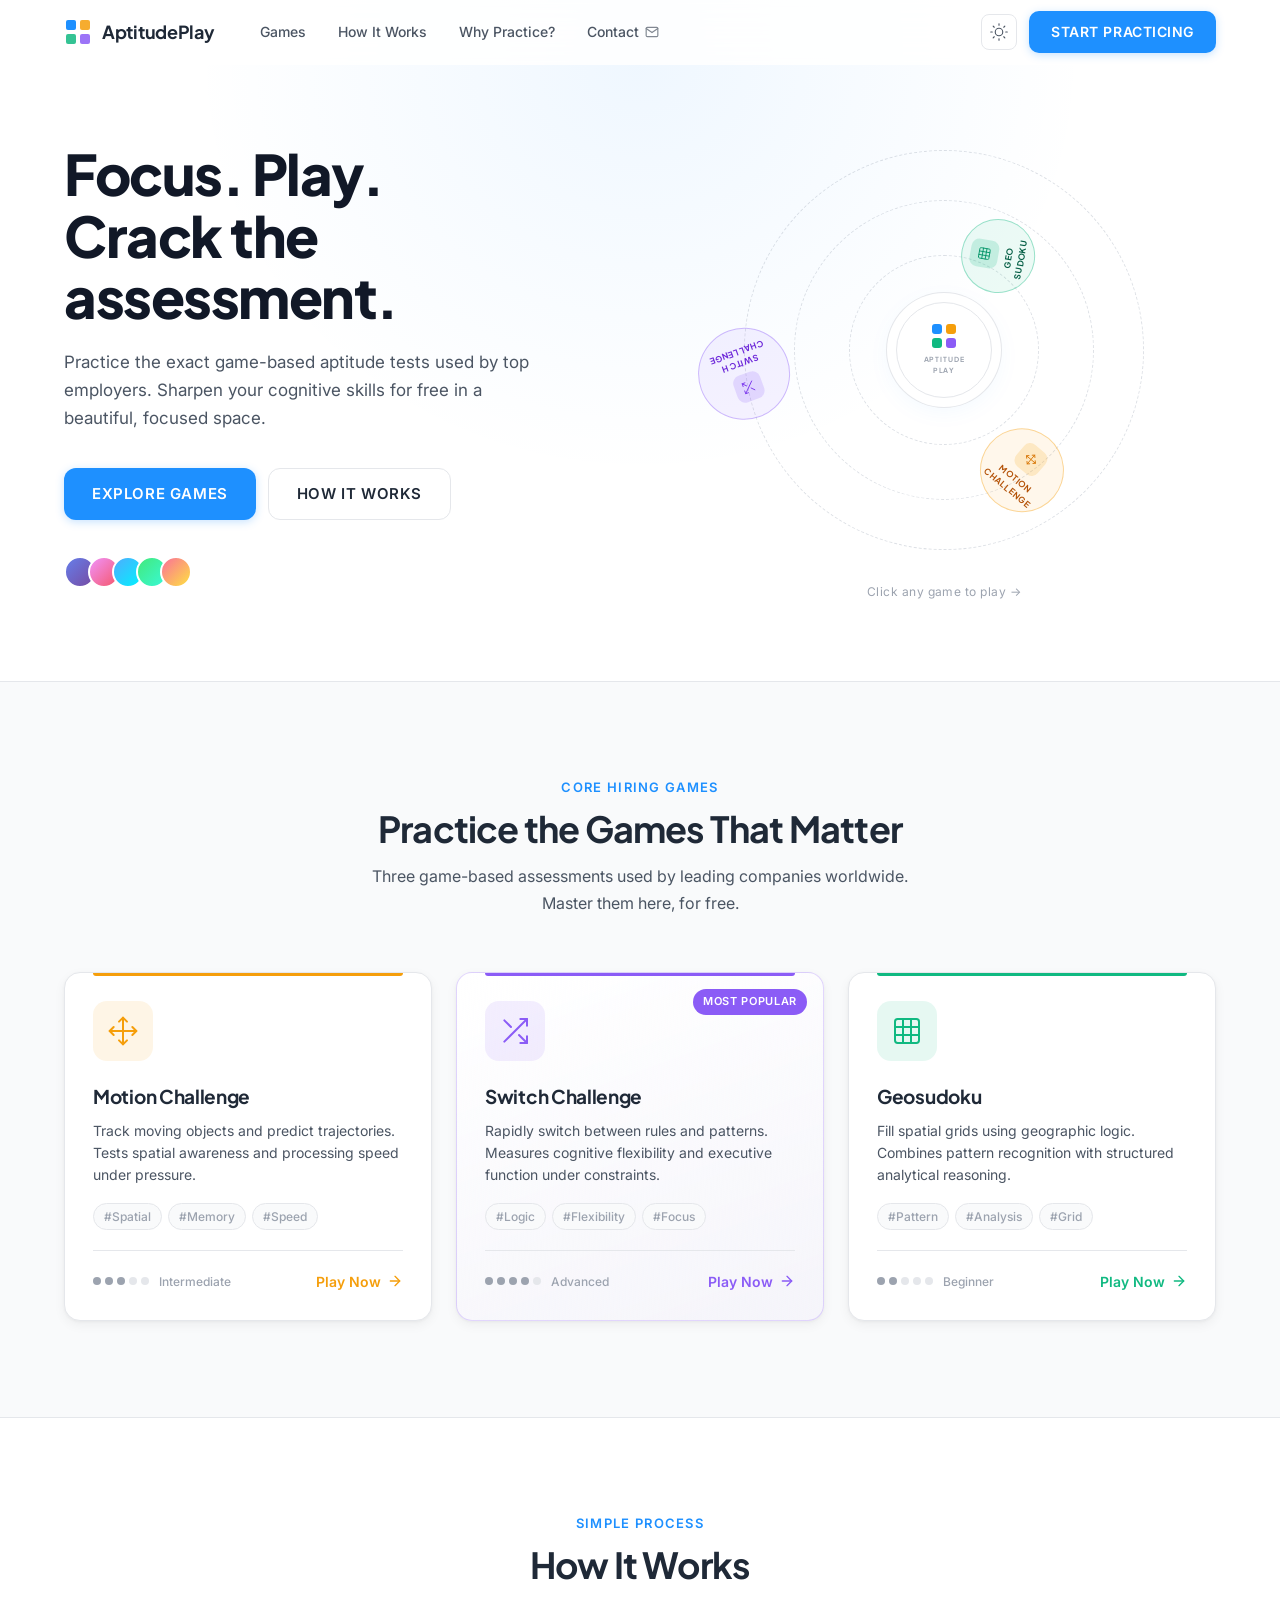
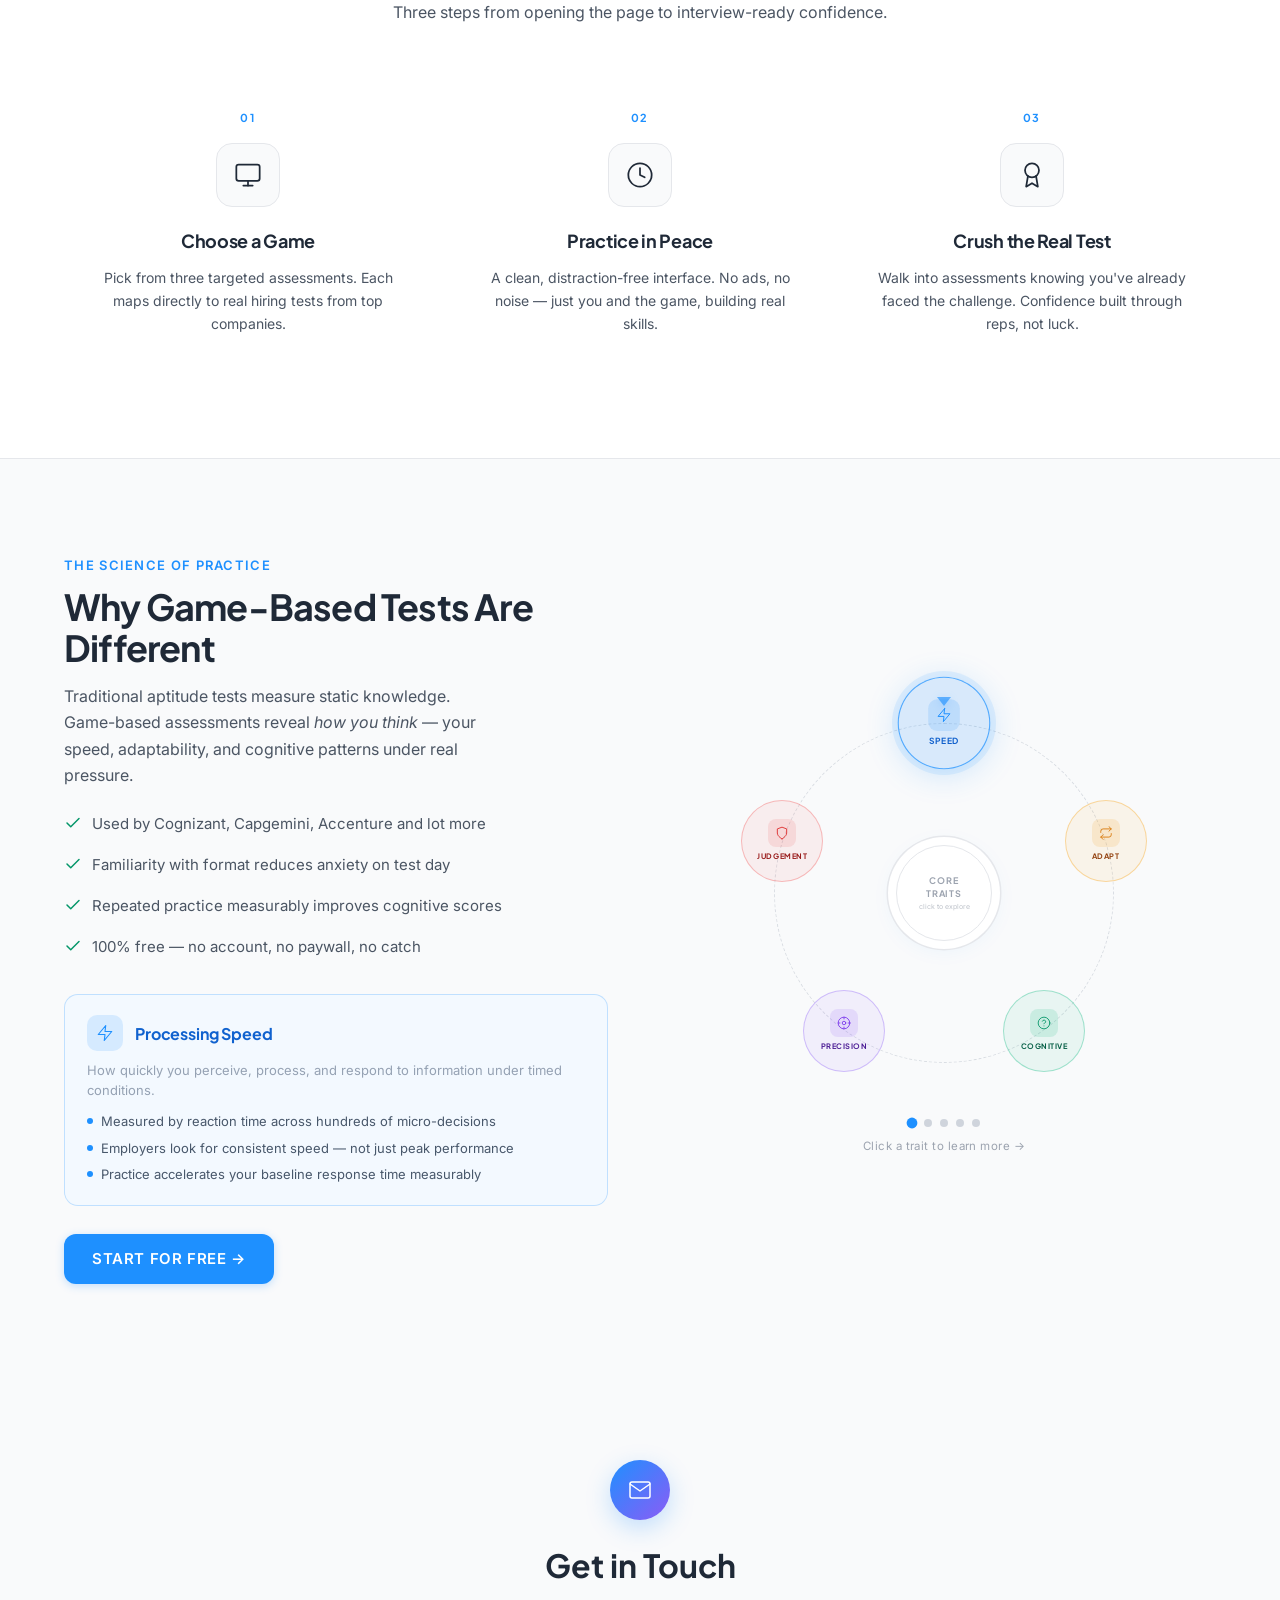
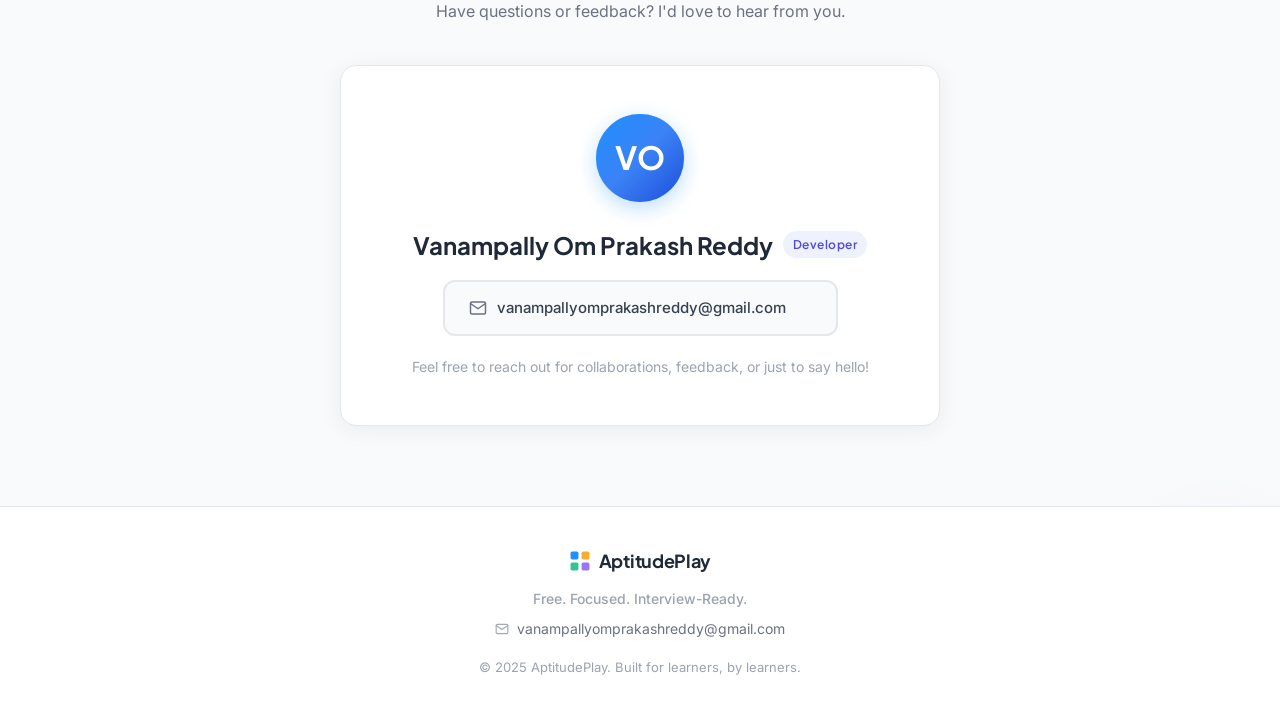
<file: index.html>
<!DOCTYPE html>
<html lang="en" data-theme="light">
<head>
    <meta charset="UTF-8">
    <meta name="viewport" content="width=device-width, initial-scale=1.0">
    <title>AptitudePlay — Practice Game-Based Aptitude Tests Free</title>
    <link rel="preconnect" href="https://fonts.googleapis.com">
    <link rel="preconnect" href="https://fonts.gstatic.com" crossorigin>
    <link href="https://fonts.googleapis.com/css2?family=Plus+Jakarta+Sans:wght@400;600;700;800&family=Inter:wght@400;500;600&display=swap" rel="stylesheet">
    <link rel="stylesheet" href="styles.css">
    <script defer src="https://cdn.vercel-insights.com/v1/script.js"></script>
    <style>
/* ═══════════════════════════════════════
   ORBITAL HERO ANIMATION
═══════════════════════════════════════ */
.hero-visual {
    display: flex;
    flex-direction: column;
    align-items: center;
    justify-content: center;
    flex-shrink: 0;
}

#apt-orbital {
    position: relative;
    width: 440px;
    height: 440px;
    flex-shrink: 0;
}

.apt-ring {
    position: absolute;
    top: 50%; left: 50%;
    border-radius: 50%;
    border: 1px dashed rgba(100, 116, 139, 0.22);
    transform: translate(-50%, -50%);
    pointer-events: none;
}
[data-theme="dark"] .apt-ring { border-color: rgba(148, 163, 184, 0.13); }
.apt-ring-sm { width: 190px; height: 190px; }
.apt-ring-md { width: 300px; height: 300px; }
.apt-ring-lg { width: 400px; height: 400px; }

.apt-hub {
    position: absolute;
    top: 50%; left: 50%;
    transform: translate(-50%, -50%);
    width: 96px; height: 96px;
    border-radius: 50%;
    background: var(--card-bg);
    border: 1.5px solid var(--card-border);
    display: flex;
    flex-direction: column;
    align-items: center;
    justify-content: center;
    z-index: 20;
    box-shadow: 0 0 0 9px var(--bg), 0 0 0 10px var(--border), 0 6px 30px rgba(30, 144, 255, 0.09);
    pointer-events: none;
}
[data-theme="dark"] .apt-hub {
    box-shadow: 0 0 0 9px var(--bg), 0 0 0 10px var(--border), 0 6px 36px rgba(30, 144, 255, 0.18);
}

.apt-hub-grid { display: grid; grid-template-columns: 1fr 1fr; gap: 4px; margin-bottom: 7px; }
.apt-hub-sq { width: 10px; height: 10px; border-radius: 3px; }
.sq-b { background: #1E90FF; }
.sq-a { background: #F59E0B; }
.sq-t { background: #10B981; }
.sq-p { background: #8B5CF6; }

.apt-hub-label {
    font-family: var(--font-display);
    font-size: 7px; font-weight: 700;
    letter-spacing: 0.12em; text-transform: uppercase;
    color: var(--text-sub); text-align: center; line-height: 1.5;
}

.apt-pulse {
    position: absolute; top: 50%; left: 50%;
    width: 96px; height: 96px; border-radius: 50%;
    border: 1.5px solid rgba(30, 144, 255, 0.28);
    transform: translate(-50%, -50%);
    animation: aptRipple 3.8s ease-out infinite;
    pointer-events: none; z-index: 18;
}
.apt-pulse:nth-child(2) { animation-delay: 1.26s; }
.apt-pulse:nth-child(3) { animation-delay: 2.53s; }

@keyframes aptRipple {
    0%   { width: 96px;  height: 96px;  opacity: 0.65; }
    100% { width: 180px; height: 180px; opacity: 0; }
}

.apt-arm {
    position: absolute; top: 50%; left: 50%;
    width: 0; height: 0; transform-origin: 0 0;
}
.apt-arm-a { animation: aptSpin 13s linear infinite; transform: rotate(40deg); }
.apt-arm-p { animation: aptSpin 19s linear infinite reverse; transform: rotate(160deg); }
.apt-arm-t { animation: aptSpin 9s linear infinite; transform: rotate(280deg); }

@keyframes aptSpin {
    from { transform: rotate(0deg); }
    to   { transform: rotate(360deg); }
}

.apt-node-pos {
    position: absolute; top: 0; left: 0;
    display: flex; align-items: center; justify-content: center;
}

.apt-arm-a .apt-node-pos { transform: translateX(95px); animation: aptCounter 13s linear infinite; }
.apt-arm-p .apt-node-pos { transform: translateX(150px); animation: aptCounter 19s linear infinite reverse; }
.apt-arm-t .apt-node-pos { transform: translateX(65px); animation: aptCounter 9s linear infinite; }

@keyframes aptCounter {
    from { transform: translateX(var(--orbit-r, 95px)) rotate(0deg); }
    to   { transform: translateX(var(--orbit-r, 95px)) rotate(-360deg); }
}

.apt-arm-a .apt-node-pos { --orbit-r: 95px; }
.apt-arm-p .apt-node-pos { --orbit-r: 150px; }
.apt-arm-t .apt-node-pos { --orbit-r: 65px; }

.apt-node {
    position: relative; border-radius: 50%;
    display: flex; flex-direction: column;
    align-items: center; justify-content: center;
    cursor: pointer; border: 1.5px solid;
    background: transparent; padding: 0;
    transition: transform 0.2s cubic-bezier(0.34, 1.56, 0.64, 1), box-shadow 0.2s ease;
    -webkit-tap-highlight-color: transparent;
}
.apt-node:hover  { transform: scale(1.15); }
.apt-node:active { transform: scale(1.05); }
.apt-node:focus-visible { outline: 2px solid var(--blue); outline-offset: 4px; }

.apt-node-a { width: 84px; height: 84px; background: rgba(245, 158, 11, 0.08); border-color: rgba(245, 158, 11, 0.38); }
.apt-node-a:hover { background: rgba(245, 158, 11, 0.16); border-color: rgba(245, 158, 11, 0.72); box-shadow: 0 0 0 5px rgba(245, 158, 11, 0.09), 0 4px 28px rgba(245, 158, 11, 0.22); }
[data-theme="dark"] .apt-node-a { background: rgba(245, 158, 11, 0.11); border-color: rgba(245, 158, 11, 0.32); }
[data-theme="dark"] .apt-node-a:hover { background: rgba(245, 158, 11, 0.2); box-shadow: 0 0 0 5px rgba(245,158,11,.1), 0 4px 36px rgba(245,158,11,.3); }

.apt-node-p { width: 92px; height: 92px; background: rgba(139, 92, 246, 0.08); border-color: rgba(139, 92, 246, 0.38); }
.apt-node-p:hover { background: rgba(139, 92, 246, 0.16); border-color: rgba(139, 92, 246, 0.72); box-shadow: 0 0 0 5px rgba(139, 92, 246, 0.09), 0 4px 28px rgba(139, 92, 246, 0.22); }
[data-theme="dark"] .apt-node-p { background: rgba(139, 92, 246, 0.11); border-color: rgba(139, 92, 246, 0.32); }
[data-theme="dark"] .apt-node-p:hover { background: rgba(139, 92, 246, 0.22); box-shadow: 0 0 0 5px rgba(139,92,246,.12), 0 4px 40px rgba(139,92,246,.35); }

.apt-node-t { width: 74px; height: 74px; background: rgba(16, 185, 129, 0.08); border-color: rgba(16, 185, 129, 0.38); }
.apt-node-t:hover { background: rgba(16, 185, 129, 0.16); border-color: rgba(16, 185, 129, 0.72); box-shadow: 0 0 0 5px rgba(16, 185, 129, 0.09), 0 4px 28px rgba(16, 185, 129, 0.22); }
[data-theme="dark"] .apt-node-t { background: rgba(16, 185, 129, 0.11); border-color: rgba(16, 185, 129, 0.32); }
[data-theme="dark"] .apt-node-t:hover { background: rgba(16, 185, 129, 0.2); box-shadow: 0 0 0 5px rgba(16,185,129,.1), 0 4px 32px rgba(16,185,129,.3); }

.apt-icon { width: 28px; height: 28px; border-radius: 8px; display: flex; align-items: center; justify-content: center; margin-bottom: 5px; flex-shrink: 0; }
.apt-icon svg { width: 14px; height: 14px; }
.icon-a { background: rgba(245, 158, 11, 0.18); color: #D97706; }
.icon-p { background: rgba(139, 92, 246, 0.18); color: #7C3AED; }
.icon-t { background: rgba(16, 185, 129, 0.18); color: #059669; }
[data-theme="dark"] .icon-a { color: #FBBF24; }
[data-theme="dark"] .icon-p { color: #A78BFA; }
[data-theme="dark"] .icon-t { color: #34D399; }

.apt-label { font-family: var(--font-display); font-size: 8.5px; font-weight: 700; letter-spacing: 0.07em; text-transform: uppercase; text-align: center; line-height: 1.35; padding: 0 5px; }
.lbl-a { color: #B45309; }
.lbl-p { color: #6D28D9; }
.lbl-t { color: #065F46; }
[data-theme="dark"] .lbl-a { color: #FCD34D; }
[data-theme="dark"] .lbl-p { color: #C4B5FD; }
[data-theme="dark"] .lbl-t { color: #6EE7B7; }

.apt-dot { position: absolute; border-radius: 50%; background: rgba(30, 144, 255, 0.42); pointer-events: none; animation: aptDrift 7s ease-in-out infinite; }
[data-theme="dark"] .apt-dot { background: rgba(30, 144, 255, 0.6); }
.apt-dot:nth-child(1)  { width: 3px; height: 3px; top: 9%;  left: 74%; animation-delay: 0s;    }
.apt-dot:nth-child(2)  { width: 4px; height: 4px; top: 80%; left: 12%; animation-delay: 1.5s;  }
.apt-dot:nth-child(3)  { width: 2px; height: 2px; top: 6%;  left: 40%; animation-delay: 3s;    }
.apt-dot:nth-child(4)  { width: 3px; height: 3px; top: 88%; left: 62%; animation-delay: 0.8s;  }
.apt-dot:nth-child(5)  { width: 2px; height: 2px; top: 46%; left: 94%; animation-delay: 3.8s;  }
.apt-dot:nth-child(6)  { width: 4px; height: 4px; top: 64%; left: 4%;  animation-delay: 2.2s;  }

@keyframes aptDrift {
    0%, 100% { transform: translateY(0);    opacity: 0.45; }
    50%       { transform: translateY(-14px); opacity: 1;   }
}

.apt-hint { text-align: center; font-size: 12px; color: var(--text-sub); margin-top: 12px; letter-spacing: 0.04em; font-family: var(--font-body); }

@media (max-width: 1100px) {
    #apt-orbital { width: 360px; height: 360px; }
    .apt-ring-sm { width: 156px; height: 156px; }
    .apt-ring-md { width: 245px; height: 245px; }
    .apt-ring-lg { width: 328px; height: 328px; }
    .apt-arm-a .apt-node-pos { --orbit-r: 78px;  transform: translateX(78px);  }
    .apt-arm-p .apt-node-pos { --orbit-r: 122px; transform: translateX(122px); }
    .apt-arm-t .apt-node-pos { --orbit-r: 53px;  transform: translateX(53px);  }
}
@media (max-width: 900px) {
    .hero-visual { display: none; }
}


/* ═══════════════════════════════════════
   WHY PRACTICE — PENTAGON TRAIT WHEEL
   5 circles equally spaced on a fixed ring.
   The entire wheel rotates so the active
   node sits at the top. Auto-advances CW.
═══════════════════════════════════════ */

.why-grid {
    display: grid !important;
    grid-template-columns: 1fr 1fr;
    gap: 64px;
    align-items: center;
}

@media (max-width: 960px) {
    .why-grid {
        grid-template-columns: 1fr !important;
        gap: 48px;
    }
    .why-visual { display: none; }
}

/* ── Trait info card ── */
.trait-info-card {
    margin-top: 28px;
    padding: 20px 22px;
    border-radius: 14px;
    border: 1.5px solid transparent;
    background: var(--card-bg, #fff);
    transition: all 0.38s cubic-bezier(0.22, 1, 0.36, 1);
    overflow: hidden;
    position: relative;
}
.trait-info-card::before {
    content: '';
    position: absolute;
    inset: 0;
    border-radius: 13px;
    opacity: 0.06;
    pointer-events: none;
    transition: opacity 0.38s;
}
.trait-info-card.visible { opacity: 1; transform: translateY(0); }
.trait-info-card.hidden  { opacity: 0; transform: translateY(8px); pointer-events: none; height: 0; margin-top: 0; padding: 0; }

.trait-card-header {
    display: flex;
    align-items: center;
    gap: 12px;
    margin-bottom: 10px;
}
.trait-card-icon {
    width: 36px; height: 36px; border-radius: 10px;
    display: flex; align-items: center; justify-content: center;
    flex-shrink: 0;
}
.trait-card-icon svg { width: 18px; height: 18px; }
.trait-card-name {
    font-family: var(--font-display);
    font-size: 16px; font-weight: 700;
    letter-spacing: -0.01em;
    line-height: 1.2;
}
.trait-card-tagline {
    font-family: var(--font-body);
    font-size: 13px;
    color: var(--text-sub);
    line-height: 1.5;
    margin-bottom: 12px;
}
.trait-card-points {
    list-style: none;
    padding: 0; margin: 0;
    display: flex; flex-direction: column; gap: 7px;
}
.trait-card-points li {
    font-family: var(--font-body);
    font-size: 13px;
    color: var(--text);
    display: flex; align-items: flex-start; gap: 8px;
    line-height: 1.5;
}
.trait-card-points li::before {
    content: '';
    width: 6px; height: 6px; border-radius: 50%;
    flex-shrink: 0; margin-top: 6px;
}

/* Colour themes */
.trait-info-card[data-trait="speed"] { border-color: rgba(30,144,255,0.28); }
.trait-info-card[data-trait="speed"]::before { background: #1E90FF; opacity: 0.05; }
.trait-info-card[data-trait="speed"] .trait-card-icon { background: rgba(30,144,255,0.14); color: #1E90FF; }
.trait-info-card[data-trait="speed"] .trait-card-name { color: #1060CC; }
.trait-info-card[data-trait="speed"] .trait-card-points li::before { background: #1E90FF; }
[data-theme="dark"] .trait-info-card[data-trait="speed"] .trait-card-name { color: #60AAFF; }

.trait-info-card[data-trait="adaptability"] { border-color: rgba(245,158,11,0.32); }
.trait-info-card[data-trait="adaptability"]::before { background: #F59E0B; opacity: 0.05; }
.trait-info-card[data-trait="adaptability"] .trait-card-icon { background: rgba(245,158,11,0.14); color: #D97706; }
.trait-info-card[data-trait="adaptability"] .trait-card-name { color: #92400E; }
.trait-info-card[data-trait="adaptability"] .trait-card-points li::before { background: #F59E0B; }
[data-theme="dark"] .trait-info-card[data-trait="adaptability"] .trait-card-name { color: #FCD34D; }

.trait-info-card[data-trait="cognitive"] { border-color: rgba(16,185,129,0.32); }
.trait-info-card[data-trait="cognitive"]::before { background: #10B981; opacity: 0.05; }
.trait-info-card[data-trait="cognitive"] .trait-card-icon { background: rgba(16,185,129,0.14); color: #059669; }
.trait-info-card[data-trait="cognitive"] .trait-card-name { color: #065F46; }
.trait-info-card[data-trait="cognitive"] .trait-card-points li::before { background: #10B981; }
[data-theme="dark"] .trait-info-card[data-trait="cognitive"] .trait-card-name { color: #34D399; }

.trait-info-card[data-trait="precision"] { border-color: rgba(139,92,246,0.32); }
.trait-info-card[data-trait="precision"]::before { background: #8B5CF6; opacity: 0.05; }
.trait-info-card[data-trait="precision"] .trait-card-icon { background: rgba(139,92,246,0.14); color: #7C3AED; }
.trait-info-card[data-trait="precision"] .trait-card-name { color: #4C1D95; }
.trait-info-card[data-trait="precision"] .trait-card-points li::before { background: #8B5CF6; }
[data-theme="dark"] .trait-info-card[data-trait="precision"] .trait-card-name { color: #C4B5FD; }

.trait-info-card[data-trait="judgement"] { border-color: rgba(239,68,68,0.28); }
.trait-info-card[data-trait="judgement"]::before { background: #EF4444; opacity: 0.05; }
.trait-info-card[data-trait="judgement"] .trait-card-icon { background: rgba(239,68,68,0.12); color: #DC2626; }
.trait-info-card[data-trait="judgement"] .trait-card-name { color: #991B1B; }
.trait-info-card[data-trait="judgement"] .trait-card-points li::before { background: #EF4444; }
[data-theme="dark"] .trait-info-card[data-trait="judgement"] .trait-card-name { color: #FCA5A5; }


/* ══════════════════════════════════
   PENTAGON WHEEL
══════════════════════════════════ */
.why-visual {
    display: flex;
    flex-direction: column;
    align-items: center;
    justify-content: center;
    position: relative;
}

/* Outer container — fixed size, acts as the viewport */
#trait-wheel {
    position: relative;
    width: 420px;
    height: 420px;
    flex-shrink: 0;
}

/* The rotating layer — holds the ring + all nodes */
#trait-wheel-rotor {
    position: absolute;
    inset: 0;
    /* JS will set transform: rotate(Xdeg) with transition */
    transition: transform 0.72s cubic-bezier(0.65, 0, 0.35, 1);
}

/* The dashed ring circle */
.tw-ring {
    position: absolute;
    top: 50%; left: 50%;
    width: 340px; height: 340px;
    border-radius: 50%;
    border: 1.5px dashed rgba(100,116,139,0.22);
    transform: translate(-50%, -50%);
    pointer-events: none;
}
[data-theme="dark"] .tw-ring { border-color: rgba(148,163,184,0.14); }

/* Each node is positioned absolutely on the ring */
/* JS will place them via inline top/left/transform */
.tw-node {
    position: absolute;
    width: 82px; height: 82px;
    border-radius: 50%;
    display: flex; flex-direction: column;
    align-items: center; justify-content: center;
    cursor: pointer;
    border: 1.5px solid;
    background: transparent;
    padding: 0;
    /* counter-rotate label so it stays upright */
    /* JS sets --tw-counter on each node */
    transition:
        box-shadow 0.3s ease,
        border-color 0.3s ease,
        background 0.3s ease;
    -webkit-tap-highlight-color: transparent;
}
.tw-node:focus-visible { outline: 2px solid var(--blue); outline-offset: 4px; }

/* Counter-rotation wrapper inside each node keeps label upright */
.tw-node-inner {
    display: flex; flex-direction: column;
    align-items: center; justify-content: center;
    width: 100%; height: 100%;
    /* JS applies counter-rotation transform here */
    transition: transform 0.72s cubic-bezier(0.65, 0, 0.35, 1);
    pointer-events: none;
}

/* Icon pill */
.tw-icon {
    width: 28px; height: 28px; border-radius: 8px;
    display: flex; align-items: center; justify-content: center;
    margin-bottom: 5px; flex-shrink: 0;
}
.tw-icon svg { width: 14px; height: 14px; }

/* Label */
.tw-lbl {
    font-family: var(--font-display);
    font-size: 7.5px; font-weight: 700;
    letter-spacing: 0.07em; text-transform: uppercase;
    text-align: center; line-height: 1.3; padding: 0 4px;
}

/* ── Per-trait colours ── */
/* Speed — blue */
.tw-node[data-trait="speed"] {
    background: rgba(30,144,255,0.07);
    border-color: rgba(30,144,255,0.35);
}
.tw-node[data-trait="speed"] .tw-icon { background: rgba(30,144,255,0.14); color: #1E90FF; }
.tw-node[data-trait="speed"] .tw-lbl  { color: #1060CC; }
[data-theme="dark"] .tw-node[data-trait="speed"] .tw-lbl { color: #60AAFF; }
.tw-node[data-trait="speed"].tw-active,
.tw-node[data-trait="speed"]:hover {
    background: rgba(30,144,255,0.15);
    border-color: rgba(30,144,255,0.72);
    box-shadow: 0 0 0 5px rgba(30,144,255,0.10), 0 4px 28px rgba(30,144,255,0.22);
}

/* Adaptability — amber */
.tw-node[data-trait="adaptability"] {
    background: rgba(245,158,11,0.07);
    border-color: rgba(245,158,11,0.35);
}
.tw-node[data-trait="adaptability"] .tw-icon { background: rgba(245,158,11,0.14); color: #D97706; }
.tw-node[data-trait="adaptability"] .tw-lbl  { color: #92400E; }
[data-theme="dark"] .tw-node[data-trait="adaptability"] .tw-lbl { color: #FCD34D; }
.tw-node[data-trait="adaptability"].tw-active,
.tw-node[data-trait="adaptability"]:hover {
    background: rgba(245,158,11,0.16);
    border-color: rgba(245,158,11,0.72);
    box-shadow: 0 0 0 5px rgba(245,158,11,0.10), 0 4px 28px rgba(245,158,11,0.22);
}

/* Cognitive — teal */
.tw-node[data-trait="cognitive"] {
    background: rgba(16,185,129,0.07);
    border-color: rgba(16,185,129,0.35);
}
.tw-node[data-trait="cognitive"] .tw-icon { background: rgba(16,185,129,0.14); color: #059669; }
.tw-node[data-trait="cognitive"] .tw-lbl  { color: #065F46; }
[data-theme="dark"] .tw-node[data-trait="cognitive"] .tw-lbl { color: #34D399; }
.tw-node[data-trait="cognitive"].tw-active,
.tw-node[data-trait="cognitive"]:hover {
    background: rgba(16,185,129,0.16);
    border-color: rgba(16,185,129,0.72);
    box-shadow: 0 0 0 5px rgba(16,185,129,0.10), 0 4px 28px rgba(16,185,129,0.22);
}

/* Precision — purple */
.tw-node[data-trait="precision"] {
    background: rgba(139,92,246,0.07);
    border-color: rgba(139,92,246,0.35);
}
.tw-node[data-trait="precision"] .tw-icon { background: rgba(139,92,246,0.14); color: #7C3AED; }
.tw-node[data-trait="precision"] .tw-lbl  { color: #4C1D95; }
[data-theme="dark"] .tw-node[data-trait="precision"] .tw-lbl { color: #C4B5FD; }
.tw-node[data-trait="precision"].tw-active,
.tw-node[data-trait="precision"]:hover {
    background: rgba(139,92,246,0.16);
    border-color: rgba(139,92,246,0.72);
    box-shadow: 0 0 0 5px rgba(139,92,246,0.10), 0 4px 28px rgba(139,92,246,0.22);
}

/* Judgement — coral */
.tw-node[data-trait="judgement"] {
    background: rgba(239,68,68,0.07);
    border-color: rgba(239,68,68,0.32);
}
.tw-node[data-trait="judgement"] .tw-icon { background: rgba(239,68,68,0.12); color: #DC2626; }
.tw-node[data-trait="judgement"] .tw-lbl  { color: #991B1B; }
[data-theme="dark"] .tw-node[data-trait="judgement"] .tw-lbl { color: #FCA5A5; }
.tw-node[data-trait="judgement"].tw-active,
.tw-node[data-trait="judgement"]:hover {
    background: rgba(239,68,68,0.15);
    border-color: rgba(239,68,68,0.70);
    box-shadow: 0 0 0 5px rgba(239,68,68,0.10), 0 4px 28px rgba(239,68,68,0.20);
}

/* Active node scale bump */
.tw-node.tw-active { transform: scale(1.13) !important; }

/* ── Central hub ── */
.tw-hub {
    position: absolute;
    top: 50%; left: 50%;
    transform: translate(-50%, -50%);
    width: 96px; height: 96px; border-radius: 50%;
    background: var(--card-bg, #fff);
    border: 1.5px solid var(--card-border, #e2e8f0);
    display: flex; flex-direction: column;
    align-items: center; justify-content: center;
    z-index: 30;
    box-shadow: 0 0 0 8px var(--bg, #f8fafc),
                0 0 0 9.5px var(--border, #e2e8f0),
                0 4px 24px rgba(30,144,255,0.10);
    pointer-events: none;
}
[data-theme="dark"] .tw-hub {
    box-shadow: 0 0 0 8px var(--bg), 0 0 0 9.5px var(--border), 0 4px 28px rgba(30,144,255,0.20);
}

.tw-hub-label {
    font-family: var(--font-display);
    font-size: 9px; font-weight: 700;
    letter-spacing: 0.10em; text-transform: uppercase;
    color: var(--text-sub); text-align: center; line-height: 1.45;
}
.tw-hub-sub {
    font-family: var(--font-body);
    font-size: 7px; color: var(--text-sub);
    opacity: 0.65; text-align: center;
    line-height: 1.5; margin-top: 2px;
}

/* Hub ripple */
.tw-pulse {
    position: absolute; top: 50%; left: 50%;
    width: 96px; height: 96px; border-radius: 50%;
    border: 1.5px solid rgba(30,144,255,0.22);
    transform: translate(-50%,-50%);
    animation: twRipple 4s ease-out infinite;
    pointer-events: none; z-index: 28;
}
.tw-pulse:nth-child(2) { animation-delay: 1.33s; }
.tw-pulse:nth-child(3) { animation-delay: 2.66s; }
@keyframes twRipple {
    0%   { width: 96px;  height: 96px;  opacity: 0.55; }
    100% { width: 180px; height: 180px; opacity: 0; }
}

/* Active indicator pointer — small triangle at top-center of wheel */
.tw-pointer {
    position: absolute;
    top: 14px;
    left: 50%;
    transform: translateX(-50%);
    width: 0; height: 0;
    border-left: 7px solid transparent;
    border-right: 7px solid transparent;
    border-top: 9px solid rgba(30,144,255,0.55);
    z-index: 35;
    pointer-events: none;
    filter: drop-shadow(0 2px 4px rgba(30,144,255,0.3));
    transition: border-top-color 0.38s;
}

/* Ambient dots */
.tw-dot {
    position: absolute; border-radius: 50%;
    background: rgba(100,116,139,0.3);
    pointer-events: none;
    animation: twDrift 8s ease-in-out infinite;
}
[data-theme="dark"] .tw-dot { background: rgba(148,163,184,0.4); }
.tw-dot:nth-child(1) { width: 3px; height: 3px; top: 8%;  left: 78%; animation-delay: 0s;   }
.tw-dot:nth-child(2) { width: 4px; height: 4px; top: 83%; left: 14%; animation-delay: 1.8s; }
.tw-dot:nth-child(3) { width: 2px; height: 2px; top: 5%;  left: 36%; animation-delay: 3.2s; }
.tw-dot:nth-child(4) { width: 3px; height: 3px; top: 91%; left: 62%; animation-delay: 0.6s; }
.tw-dot:nth-child(5) { width: 2px; height: 2px; top: 48%; left: 96%; animation-delay: 4s;   }
@keyframes twDrift {
    0%, 100% { transform: translateY(0);     opacity: 0.35; }
    50%       { transform: translateY(-12px); opacity: 0.85; }
}

/* Progress dots under wheel */
.tw-dots {
    display: flex; gap: 8px; margin-top: 16px;
}
.tw-dot-btn {
    width: 8px; height: 8px; border-radius: 50%;
    border: none; cursor: pointer; padding: 0;
    background: rgba(100,116,139,0.28);
    transition: background 0.3s, transform 0.3s;
}
.tw-dot-btn.active {
    transform: scale(1.35);
}
.tw-dot-btn[data-trait="speed"].active      { background: #1E90FF; }
.tw-dot-btn[data-trait="adaptability"].active { background: #F59E0B; }
.tw-dot-btn[data-trait="cognitive"].active  { background: #10B981; }
.tw-dot-btn[data-trait="precision"].active  { background: #8B5CF6; }
.tw-dot-btn[data-trait="judgement"].active  { background: #EF4444; }

.tw-hint {
    text-align: center;
    font-size: 11.5px; color: var(--text-sub);
    margin-top: 10px; letter-spacing: 0.04em;
    font-family: var(--font-body);
}
    </style>
</head>
<body>

    <!-- ═══════════════════════════════════════
         NAVIGATION BAR
    ═══════════════════════════════════════ -->
    <nav id="navbar">
        <div class="nav-inner">
            <div class="nav-logo">
                <span class="logo-icon">
                    <svg width="28" height="28" viewBox="0 0 28 28" fill="none" xmlns="http://www.w3.org/2000/svg">
                        <rect x="2" y="2" width="10" height="10" rx="2" fill="#1E90FF"/>
                        <rect x="16" y="2" width="10" height="10" rx="2" fill="#F59E0B" opacity="0.85"/>
                        <rect x="2" y="16" width="10" height="10" rx="2" fill="#10B981" opacity="0.85"/>
                        <rect x="16" y="16" width="10" height="10" rx="2" fill="#8B5CF6" opacity="0.85"/>
                    </svg>
                </span>
                <span class="logo-text">AptitudePlay</span>
            </div>
            <div class="nav-links">
                <a href="#games" class="nav-link">Games</a>
                <a href="#how-it-works" class="nav-link">How It Works</a>
                <a href="#why-practice" class="nav-link">Why Practice?</a>
                <a href="#contact" class="nav-link contact-nav-link">
                    Contact
                    <span class="nav-link-icon">
                        <svg width="14" height="14" viewBox="0 0 24 24" fill="none" stroke="currentColor" stroke-width="2" stroke-linecap="round" stroke-linejoin="round">
                            <path d="M4 4h16c1.1 0 2 .9 2 2v12c0 1.1-.9 2-2 2H4c-1.1 0-2-.9-2-2V6c0-1.1.9-2 2-2z"/>
                            <polyline points="22,6 12,13 2,6"/>
                        </svg>
                    </span>
                </a>
            </div>
            <div class="nav-actions">
                <button class="theme-toggle" id="themeToggle" aria-label="Toggle theme">
                    <svg class="sun-icon" width="18" height="18" viewBox="0 0 24 24" fill="none" stroke="currentColor" stroke-width="1.5" stroke-linecap="round" stroke-linejoin="round">
                        <circle cx="12" cy="12" r="5"/><line x1="12" y1="1" x2="12" y2="3"/><line x1="12" y1="21" x2="12" y2="23"/><line x1="4.22" y1="4.22" x2="5.64" y2="5.64"/><line x1="18.36" y1="18.36" x2="19.78" y2="19.78"/><line x1="1" y1="12" x2="3" y2="12"/><line x1="21" y1="12" x2="23" y2="12"/><line x1="4.22" y1="19.78" x2="5.64" y2="18.36"/><line x1="18.36" y1="5.64" x2="19.78" y2="4.22"/>
                    </svg>
                    <svg class="moon-icon" width="18" height="18" viewBox="0 0 24 24" fill="none" stroke="currentColor" stroke-width="1.5" stroke-linecap="round" stroke-linejoin="round">
                        <path d="M21 12.79A9 9 0 1 1 11.21 3 7 7 0 0 0 21 12.79z"/>
                    </svg>
                </button>
                <a href="#games" class="btn-primary nav-cta">Start Practicing</a>
            </div>
            <button class="mobile-menu-btn" id="mobileMenuBtn" aria-label="Open menu">
                <span></span><span></span><span></span>
            </button>
        </div>
        <div class="mobile-menu" id="mobileMenu">
            <a href="#games" class="mobile-link">Games</a>
            <a href="#how-it-works" class="mobile-link">How It Works</a>
            <a href="#why-practice" class="mobile-link">Why Practice?</a>
            <a href="#contact" class="mobile-link">
                Contact
                <svg width="16" height="16" viewBox="0 0 24 24" fill="none" stroke="currentColor" stroke-width="2" stroke-linecap="round" stroke-linejoin="round">
                    <path d="M4 4h16c1.1 0 2 .9 2 2v12c0 1.1-.9 2-2 2H4c-1.1 0-2-.9-2-2V6c0-1.1.9-2 2-2z"/>
                    <polyline points="22,6 12,13 2,6"/>
                </svg>
            </a>
            <a href="#games" class="btn-primary mobile-cta">Start Practicing</a>
        </div>
    </nav>

    <!-- ═══════════════════════════════════════
         LANDING VIEW
    ═══════════════════════════════════════ -->
    <div id="landing">

        <!-- ── HERO SECTION ── -->
        <section class="hero">
            <div class="hero-inner">

                <!-- LEFT: text content -->
                <div class="hero-content">
                    <h1 class="hero-heading" data-aos="fade-up" data-aos-delay="80">
                        Focus. Play.<br>Crack the assessment.
                    </h1>
                    <p class="hero-subtext" data-aos="fade-up" data-aos-delay="160">
                        Practice the exact game-based aptitude tests used by top employers. Sharpen your cognitive skills for free in a beautiful, focused space.
                    </p>
                    <div class="hero-ctas" data-aos="fade-up" data-aos-delay="240">
                        <a href="#games" class="btn-primary btn-lg">Explore Games</a>
                        <a href="#how-it-works" class="btn-secondary btn-lg">How It Works</a>
                    </div>
                    <div class="social-proof" data-aos="fade-up" data-aos-delay="320">
                        <div class="avatar-stack">
                            <div class="avatar av1"></div>
                            <div class="avatar av2"></div>
                            <div class="avatar av3"></div>
                            <div class="avatar av4"></div>
                            <div class="avatar av5"></div>
                        </div>
                    </div>
                </div>

                <!-- RIGHT: orbital animation -->
                <div class="hero-visual" data-aos="fade-left" data-aos-delay="180">
                    <div id="apt-orbital">
                       
                        <div class="apt-ring apt-ring-sm"></div>
                        <div class="apt-ring apt-ring-md"></div>
                        <div class="apt-ring apt-ring-lg"></div>
                        <div class="apt-pulse"></div>
                        <div class="apt-pulse"></div>
                        <div class="apt-pulse"></div>
                        <div class="apt-hub">
                            <div class="apt-hub-grid">
                                <div class="apt-hub-sq sq-b"></div>
                                <div class="apt-hub-sq sq-a"></div>
                                <div class="apt-hub-sq sq-t"></div>
                                <div class="apt-hub-sq sq-p"></div>
                            </div>
                            <div class="apt-hub-label">Aptitude<br>Play</div>
                        </div>
                        <div class="apt-arm apt-arm-a">
                            <div class="apt-node-pos">
                                <button class="apt-node apt-node-a"
                                    onclick="if(typeof loadGame==='function'){loadGame('motion-challenge')}else{document.getElementById('games').scrollIntoView({behavior:'smooth'})}"
                                    aria-label="Play Motion Challenge">
                                    <div class="apt-icon icon-a">
                                        <svg viewBox="0 0 24 24" fill="none" stroke="currentColor" stroke-width="1.5" stroke-linecap="round" stroke-linejoin="round">
                                            <polyline points="5 9 2 12 5 15"/><polyline points="9 5 12 2 15 5"/>
                                            <polyline points="15 19 12 22 9 19"/><polyline points="19 9 22 12 19 15"/>
                                            <line x1="2" y1="12" x2="22" y2="12"/><line x1="12" y1="2" x2="12" y2="22"/>
                                        </svg>
                                    </div>
                                    <div class="apt-label lbl-a">Motion<br>Challenge</div>
                                </button>
                            </div>
                        </div>
                        <div class="apt-arm apt-arm-p">
                            <div class="apt-node-pos">
                                <button class="apt-node apt-node-p"
                                    onclick="if(typeof loadGame==='function'){loadGame('switch-challenge')}else{document.getElementById('games').scrollIntoView({behavior:'smooth'})}"
                                    aria-label="Play Switch Challenge">
                                    <div class="apt-icon icon-p">
                                        <svg viewBox="0 0 24 24" fill="none" stroke="currentColor" stroke-width="1.5" stroke-linecap="round" stroke-linejoin="round">
                                            <polyline points="16 3 21 3 21 8"/><line x1="4" y1="20" x2="21" y2="3"/>
                                            <polyline points="21 16 21 21 16 21"/><line x1="15" y1="15" x2="21" y2="21"/>
                                            <line x1="4" y1="4" x2="9" y2="9"/>
                                        </svg>
                                    </div>
                                    <div class="apt-label lbl-p">Switch<br>Challenge</div>
                                </button>
                            </div>
                        </div>
                        <div class="apt-arm apt-arm-t">
                            <div class="apt-node-pos">
                                <button class="apt-node apt-node-t"
                                    onclick="if(typeof loadGame==='function'){loadGame('geo-sudoku')}else{document.getElementById('games').scrollIntoView({behavior:'smooth'})}"
                                    aria-label="Play Geo Sudoku">
                                    <div class="apt-icon icon-t">
                                        <svg viewBox="0 0 24 24" fill="none" stroke="currentColor" stroke-width="1.5" stroke-linecap="round" stroke-linejoin="round">
                                            <rect x="3" y="3" width="18" height="18" rx="2" ry="2"/>
                                            <line x1="3" y1="9" x2="21" y2="9"/><line x1="3" y1="15" x2="21" y2="15"/>
                                            <line x1="9" y1="3" x2="9" y2="21"/><line x1="15" y1="3" x2="15" y2="21"/>
                                        </svg>
                                    </div>
                                    <div class="apt-label lbl-t">Geo<br>Sudoku</div>
                                </button>
                            </div>
                        </div>
                    </div><!-- /#apt-orbital -->
                    <p class="apt-hint">Click any game to play →</p>
                </div><!-- /.hero-visual -->

            </div><!-- /.hero-inner -->
        </section>

        <!-- ── FEATURED GAMES SECTION ── -->
        <section class="games-section" id="games">
            <div class="section-inner">
                <div class="section-header" data-aos="fade-up">
                    <p class="section-label">Core Hiring Games</p>
                    <h2 class="section-title">Practice the Games That Matter</h2>
                    <p class="section-desc">Three game-based assessments used by leading companies worldwide. Master them here, for free.</p>
                </div>
                <div class="games-grid">
                    <!-- Motion Challenge Card -->
                    <div class="game-card" data-aos="fade-up" data-aos-delay="0" data-game="motion-challenge">
                        <div class="card-accent accent-amber"></div>
                        <div class="card-icon-wrap icon-amber">
                            <svg width="32" height="32" viewBox="0 0 24 24" fill="none" stroke="currentColor" stroke-width="1.5" stroke-linecap="round" stroke-linejoin="round">
                                <polyline points="5 9 2 12 5 15"/><polyline points="9 5 12 2 15 5"/>
                                <polyline points="15 19 12 22 9 19"/><polyline points="19 9 22 12 19 15"/>
                                <line x1="2" y1="12" x2="22" y2="12"/><line x1="12" y1="2" x2="12" y2="22"/>
                            </svg>
                        </div>
                        <div class="card-body">
                            <h3 class="card-title">Motion Challenge</h3>
                            <p class="card-desc">Track moving objects and predict trajectories. Tests spatial awareness and processing speed under pressure.</p>
                            <div class="card-tags">
                                <span class="tag">#Spatial</span>
                                <span class="tag">#Memory</span>
                                <span class="tag">#Speed</span>
                            </div>
                        </div>
                        <div class="card-footer">
                            <div class="card-difficulty">
                                <span class="diff-dot"></span><span class="diff-dot"></span><span class="diff-dot"></span>
                                <span class="diff-dot inactive"></span><span class="diff-dot inactive"></span>
                                <span class="diff-label">Intermediate</span>
                            </div>
                            <button class="card-play-btn btn-play-amber">
                                Play Now
                                <svg width="16" height="16" viewBox="0 0 24 24" fill="none" stroke="currentColor" stroke-width="2" stroke-linecap="round" stroke-linejoin="round">
                                    <line x1="5" y1="12" x2="19" y2="12"/><polyline points="12 5 19 12 12 19"/>
                                </svg>
                            </button>
                        </div>
                    </div>
                    <!-- Switch Challenge Card -->
                    <div class="game-card card-featured" data-aos="fade-up" data-aos-delay="100" data-game="switch-challenge">
                        <div class="card-accent accent-purple"></div>
                        <div class="featured-badge">Most Popular</div>
                        <div class="card-icon-wrap icon-purple">
                            <svg width="32" height="32" viewBox="0 0 24 24" fill="none" stroke="currentColor" stroke-width="1.5" stroke-linecap="round" stroke-linejoin="round">
                                <polyline points="16 3 21 3 21 8"/><line x1="4" y1="20" x2="21" y2="3"/>
                                <polyline points="21 16 21 21 16 21"/><line x1="15" y1="15" x2="21" y2="21"/>
                                <line x1="4" y1="4" x2="9" y2="9"/>
                            </svg>
                        </div>
                        <div class="card-body">
                            <h3 class="card-title">Switch Challenge</h3>
                            <p class="card-desc">Rapidly switch between rules and patterns. Measures cognitive flexibility and executive function under constraints.</p>
                            <div class="card-tags">
                                <span class="tag">#Logic</span>
                                <span class="tag">#Flexibility</span>
                                <span class="tag">#Focus</span>
                            </div>
                        </div>
                        <div class="card-footer">
                            <div class="card-difficulty">
                                <span class="diff-dot"></span><span class="diff-dot"></span><span class="diff-dot"></span><span class="diff-dot"></span>
                                <span class="diff-dot inactive"></span>
                                <span class="diff-label">Advanced</span>
                            </div>
                            <button class="card-play-btn btn-play-purple">
                                Play Now
                                <svg width="16" height="16" viewBox="0 0 24 24" fill="none" stroke="currentColor" stroke-width="2" stroke-linecap="round" stroke-linejoin="round">
                                    <line x1="5" y1="12" x2="19" y2="12"/><polyline points="12 5 19 12 12 19"/>
                                </svg>
                            </button>
                        </div>
                    </div>
                    <!-- Geosudoku Card -->
                    <div class="game-card" data-aos="fade-up" data-aos-delay="200" data-game="geo-sudoku">
                        <div class="card-accent accent-teal"></div>
                        <div class="card-icon-wrap icon-teal">
                            <svg width="32" height="32" viewBox="0 0 24 24" fill="none" stroke="currentColor" stroke-width="1.5" stroke-linecap="round" stroke-linejoin="round">
                                <rect x="3" y="3" width="18" height="18" rx="2" ry="2"/>
                                <line x1="3" y1="9" x2="21" y2="9"/><line x1="3" y1="15" x2="21" y2="15"/>
                                <line x1="9" y1="3" x2="9" y2="21"/><line x1="15" y1="3" x2="15" y2="21"/>
                            </svg>
                        </div>
                        <div class="card-body">
                            <h3 class="card-title">Geosudoku</h3>
                            <p class="card-desc">Fill spatial grids using geographic logic. Combines pattern recognition with structured analytical reasoning.</p>
                            <div class="card-tags">
                                <span class="tag">#Pattern</span>
                                <span class="tag">#Analysis</span>
                                <span class="tag">#Grid</span>
                            </div>
                        </div>
                        <div class="card-footer">
                            <div class="card-difficulty">
                                <span class="diff-dot"></span><span class="diff-dot"></span>
                                <span class="diff-dot inactive"></span><span class="diff-dot inactive"></span><span class="diff-dot inactive"></span>
                                <span class="diff-label">Beginner</span>
                            </div>
                            <button class="card-play-btn btn-play-teal">
                                Play Now
                                <svg width="16" height="16" viewBox="0 0 24 24" fill="none" stroke="currentColor" stroke-width="2" stroke-linecap="round" stroke-linejoin="round">
                                    <line x1="5" y1="12" x2="19" y2="12"/><polyline points="12 5 19 12 12 19"/>
                                </svg>
                            </button>
                        </div>
                    </div>
                </div>
            </div>
        </section>

        <!-- ── HOW IT WORKS SECTION ── -->
        <section class="how-section" id="how-it-works">
            <div class="section-inner">
                <div class="section-header" data-aos="fade-up">
                    <p class="section-label">Simple Process</p>
                    <h2 class="section-title">How It Works</h2>
                    <p class="section-desc">Three steps from opening the page to interview-ready confidence.</p>
                </div>
                <div class="steps-wrap">
                    <div class="steps-connector" aria-hidden="true">
                        
                    </div>
                    <div class="steps-grid">
                        <div class="step" data-aos="fade-up" data-aos-delay="0">
                            <div class="step-number">01</div>
                            <div class="step-icon-wrap">
                                <svg width="28" height="28" viewBox="0 0 24 24" fill="none" stroke="currentColor" stroke-width="1.5" stroke-linecap="round" stroke-linejoin="round">
                                    <rect x="2" y="3" width="20" height="14" rx="2" ry="2"/><line x1="8" y1="21" x2="16" y2="21"/><line x1="12" y1="17" x2="12" y2="21"/>
                                </svg>
                            </div>
                            <h3 class="step-title">Choose a Game</h3>
                            <p class="step-desc">Pick from three targeted assessments. Each maps directly to real hiring tests from top companies.</p>
                        </div>
                        <div class="step" data-aos="fade-up" data-aos-delay="120">
                            <div class="step-number">02</div>
                            <div class="step-icon-wrap">
                                <svg width="28" height="28" viewBox="0 0 24 24" fill="none" stroke="currentColor" stroke-width="1.5" stroke-linecap="round" stroke-linejoin="round">
                                    <circle cx="12" cy="12" r="10"/><polyline points="12 6 12 12 16 14"/>
                                </svg>
                            </div>
                            <h3 class="step-title">Practice in Peace</h3>
                            <p class="step-desc">A clean, distraction-free interface. No ads, no noise — just you and the game, building real skills.</p>
                        </div>
                        <div class="step" data-aos="fade-up" data-aos-delay="240">
                            <div class="step-number">03</div>
                            <div class="step-icon-wrap">
                                <svg width="28" height="28" viewBox="0 0 24 24" fill="none" stroke="currentColor" stroke-width="1.5" stroke-linecap="round" stroke-linejoin="round">
                                    <circle cx="12" cy="8" r="6"/><path d="M15.477 12.89 17 22l-5-3-5 3 1.523-9.11"/>
                                </svg>
                            </div>
                            <h3 class="step-title">Crush the Real Test</h3>
                            <p class="step-desc">Walk into assessments knowing you've already faced the challenge. Confidence built through reps, not luck.</p>
                        </div>
                    </div>
                </div>
            </div>
        </section>

        <!-- ── WHY PRACTICE SECTION ── -->
        <section class="why-section" id="why-practice">
            <div class="section-inner">
                <div class="why-grid">

                    <!-- LEFT: existing content (unchanged) -->
                    <div class="why-content" data-aos="fade-right">
                        <p class="section-label">The Science of Practice</p>
                        <h2 class="section-title">Why Game-Based Tests Are Different</h2>
                        <p class="section-desc">Traditional aptitude tests measure static knowledge. Game-based assessments reveal <em>how you think</em> — your speed, adaptability, and cognitive patterns under real pressure.</p>
                        <ul class="why-list">
                            <li>
                                <span class="why-icon">
                                    <svg width="18" height="18" viewBox="0 0 24 24" fill="none" stroke="#059669" stroke-width="2" stroke-linecap="round" stroke-linejoin="round"><polyline points="20 6 9 17 4 12"/></svg>
                                </span>
                                Used by Cognizant, Capgemini, Accenture and lot more
                            </li>
                            <li>
                                <span class="why-icon">
                                    <svg width="18" height="18" viewBox="0 0 24 24" fill="none" stroke="#059669" stroke-width="2" stroke-linecap="round" stroke-linejoin="round"><polyline points="20 6 9 17 4 12"/></svg>
                                </span>
                                Familiarity with format reduces anxiety on test day
                            </li>
                            <li>
                                <span class="why-icon">
                                    <svg width="18" height="18" viewBox="0 0 24 24" fill="none" stroke="#059669" stroke-width="2" stroke-linecap="round" stroke-linejoin="round"><polyline points="20 6 9 17 4 12"/></svg>
                                </span>
                                Repeated practice measurably improves cognitive scores
                            </li>
                            <li>
                                <span class="why-icon">
                                    <svg width="18" height="18" viewBox="0 0 24 24" fill="none" stroke="#059669" stroke-width="2" stroke-linecap="round" stroke-linejoin="round"><polyline points="20 6 9 17 4 12"/></svg>
                                </span>
                                100% free — no account, no paywall, no catch
                            </li>
                        </ul>

                        <!-- ── TRAIT INFO CARD (shown on node click / auto-advance) ── -->
                        <div class="trait-info-card hidden" id="traitCard" data-trait="">
                            <div class="trait-card-header">
                                <div class="trait-card-icon" id="traitIcon"></div>
                                <div class="trait-card-name" id="traitName"></div>
                            </div>
                            <p class="trait-card-tagline" id="traitTagline"></p>
                            <ul class="trait-card-points" id="traitPoints"></ul>
                        </div>

                        <a href="#games" class="btn-primary btn-lg" style="display:inline-flex;margin-top:28px;">Start for Free →</a>
                    </div>

                    <!-- RIGHT: Pentagon Trait Wheel (NEW) -->
                    <div class="why-visual" data-aos="fade-left" data-aos-delay="160">
                        <div id="trait-wheel">
                            

                            <!-- Active indicator pointer at top -->
                            <div class="tw-pointer" id="twPointer"></div>

                            <!-- The rotating layer -->
                            <div id="trait-wheel-rotor">
                                <!-- Ring track -->
                                <div class="tw-ring"></div>

                                <!--
                                    5 node buttons.
                                    Initial angular positions (clockwise from top = -90°):
                                      0: speed       → -90°  (top)
                                      1: adaptability→ -18°  (top-right)
                                      2: cognitive   →  54°  (bottom-right)
                                      3: precision   → 126°  (bottom-left)
                                      4: judgement   → 198°  (top-left)
                                    Each is placed via JS to sit on the ring circumference.
                                -->

                                <button class="tw-node" data-trait="speed" aria-label="Speed trait">
                                    <div class="tw-node-inner">
                                        <div class="tw-icon">
                                            <svg viewBox="0 0 24 24" fill="none" stroke="currentColor" stroke-width="1.5" stroke-linecap="round" stroke-linejoin="round">
                                                <path d="M13 2L3 14h9l-1 8 10-12h-9l1-8z"/>
                                            </svg>
                                        </div>
                                        <div class="tw-lbl">Speed</div>
                                    </div>
                                </button>

                                <button class="tw-node" data-trait="adaptability" aria-label="Adaptability trait">
                                    <div class="tw-node-inner">
                                        <div class="tw-icon">
                                            <svg viewBox="0 0 24 24" fill="none" stroke="currentColor" stroke-width="1.5" stroke-linecap="round" stroke-linejoin="round">
                                                <polyline points="17 1 21 5 17 9"/><path d="M3 11V9a4 4 0 0 1 4-4h14"/>
                                                <polyline points="7 23 3 19 7 15"/><path d="M21 13v2a4 4 0 0 1-4 4H3"/>
                                            </svg>
                                        </div>
                                        <div class="tw-lbl">Adapt</div>
                                    </div>
                                </button>

                                <button class="tw-node" data-trait="cognitive" aria-label="Cognitive skills trait">
                                    <div class="tw-node-inner">
                                        <div class="tw-icon">
                                            <svg viewBox="0 0 24 24" fill="none" stroke="currentColor" stroke-width="1.5" stroke-linecap="round" stroke-linejoin="round">
                                                <path d="M9.09 9a3 3 0 0 1 5.83 1c0 2-3 3-3 3"/>
                                                <circle cx="12" cy="12" r="10"/><line x1="12" y1="17" x2="12.01" y2="17"/>
                                            </svg>
                                        </div>
                                        <div class="tw-lbl">Cognitive</div>
                                    </div>
                                </button>

                                <button class="tw-node" data-trait="precision" aria-label="Precision trait">
                                    <div class="tw-node-inner">
                                        <div class="tw-icon">
                                            <svg viewBox="0 0 24 24" fill="none" stroke="currentColor" stroke-width="1.5" stroke-linecap="round" stroke-linejoin="round">
                                                <circle cx="12" cy="12" r="10"/>
                                                <circle cx="12" cy="12" r="3"/>
                                                <line x1="12" y1="2" x2="12" y2="5"/><line x1="12" y1="19" x2="12" y2="22"/>
                                                <line x1="2" y1="12" x2="5" y2="12"/><line x1="19" y1="12" x2="22" y2="12"/>
                                            </svg>
                                        </div>
                                        <div class="tw-lbl">Precision</div>
                                    </div>
                                </button>

                                <button class="tw-node" data-trait="judgement" aria-label="Judgement trait">
                                    <div class="tw-node-inner">
                                        <div class="tw-icon">
                                            <svg viewBox="0 0 24 24" fill="none" stroke="currentColor" stroke-width="1.5" stroke-linecap="round" stroke-linejoin="round">
                                                <path d="M12 22s8-4 8-10V5l-8-3-8 3v7c0 6 8 10 8 10z"/>
                                            </svg>
                                        </div>
                                        <div class="tw-lbl">Judgement</div>
                                    </div>
                                </button>

                            </div><!-- /#trait-wheel-rotor -->

                            <!-- Hub (fixed, above rotor) -->
                            <div class="tw-pulse"></div>
                            <div class="tw-pulse"></div>
                            <div class="tw-pulse"></div>
                            <div class="tw-hub">
                                <div class="tw-hub-label">Core<br>Traits</div>
                                <div class="tw-hub-sub">click to explore</div>
                            </div>

                        </div><!-- /#trait-wheel -->

                        <!-- Progress dots -->
                        <div class="tw-dots" id="twDots">
                            <button class="tw-dot-btn" data-trait="speed"        aria-label="Speed"></button>
                            <button class="tw-dot-btn" data-trait="adaptability" aria-label="Adaptability"></button>
                            <button class="tw-dot-btn" data-trait="cognitive"    aria-label="Cognitive"></button>
                            <button class="tw-dot-btn" data-trait="precision"    aria-label="Precision"></button>
                            <button class="tw-dot-btn" data-trait="judgement"    aria-label="Judgement"></button>
                        </div>
                        <p class="tw-hint">Click a trait to learn more →</p>
                    </div><!-- /.why-visual -->

                </div><!-- /.why-grid -->
            </div>
        </section>

        <!-- ═══════════════════════════════════════
             CONTACT SECTION
        ═══════════════════════════════════════ -->
        <section class="contact-section" id="contact">
            <div class="section-inner">
                <div class="contact-wrapper" data-aos="fade-up">
                    <div class="contact-header">
                        <span class="contact-icon-animated">
                            <svg width="24" height="24" viewBox="0 0 24 24" fill="none" stroke="currentColor" stroke-width="1.5" stroke-linecap="round" stroke-linejoin="round">
                                <path d="M4 4h16c1.1 0 2 .9 2 2v12c0 1.1-.9 2-2 2H4c-1.1 0-2-.9-2-2V6c0-1.1.9-2 2-2z"/>
                                <polyline points="22,6 12,13 2,6"/>
                            </svg>
                        </span>
                        <h2 class="contact-title">Get in Touch</h2>
                        <p class="contact-subtitle">Have questions or feedback? I'd love to hear from you.</p>
                    </div>
                    <div class="contact-card">
                        <div class="contact-card-glow"></div>
                        <div class="contact-avatar">
                            <div class="avatar-circle">
                                <span class="avatar-initials">VO</span>
                            </div>
                            <div class="avatar-pulse"></div>
                        </div>
                        <h3 class="developer-name">
                            Vanampally Om Prakash Reddy
                            <span class="developer-role-badge">Developer</span>
                        </h3>
                        
                        <a href="mailto:vanampallyomprakashreddy@gmail.com" class="email-link">
                            <span class="email-icon-wrap">
                                <svg width="18" height="18" viewBox="0 0 24 24" fill="none" stroke="currentColor" stroke-width="2" stroke-linecap="round" stroke-linejoin="round">
                                    <path d="M4 4h16c1.1 0 2 .9 2 2v12c0 1.1-.9 2-2 2H4c-1.1 0-2-.9-2-2V6c0-1.1.9-2 2-2z"/>
                                    <polyline points="22,6 12,13 2,6"/>
                                </svg>
                            </span>
                            <span class="email-text">vanampallyomprakashreddy@gmail.com</span>
                            <span class="email-arrow">
                                <svg width="16" height="16" viewBox="0 0 24 24" fill="none" stroke="currentColor" stroke-width="2" stroke-linecap="round" stroke-linejoin="round">
                                    <line x1="7" y1="17" x2="17" y2="7"/><polyline points="7 7 17 7 17 17"/>
                                </svg>
                            </span>
                        </a>
                        <p class="contact-note">Feel free to reach out for collaborations, feedback, or just to say hello!</p>
                    </div>
                </div>
            </div>
        </section>

        <!-- ── FOOTER ── -->
        <footer class="footer">
            <div class="section-inner">
                <div class="footer-inner">
                    <div class="footer-logo">
                        <span class="logo-icon">
                            <svg width="22" height="22" viewBox="0 0 28 28" fill="none" xmlns="http://www.w3.org/2000/svg">
                                <rect x="2" y="2" width="10" height="10" rx="2" fill="#1E90FF"/>
                                <rect x="16" y="2" width="10" height="10" rx="2" fill="#F59E0B" opacity="0.85"/>
                                <rect x="2" y="16" width="10" height="10" rx="2" fill="#10B981" opacity="0.85"/>
                                <rect x="16" y="16" width="10" height="10" rx="2" fill="#8B5CF6" opacity="0.85"/>
                            </svg>
                        </span>
                        <span class="logo-text">AptitudePlay</span>
                    </div>
                    <p class="footer-tagline">Free. Focused. Interview-Ready.</p>
                    <div class="footer-contact-mini">
                        <svg width="14" height="14" viewBox="0 0 24 24" fill="none" stroke="currentColor" stroke-width="2" stroke-linecap="round" stroke-linejoin="round">
                            <path d="M4 4h16c1.1 0 2 .9 2 2v12c0 1.1-.9 2-2 2H4c-1.1 0-2-.9-2-2V6c0-1.1.9-2 2-2z"/>
                            <polyline points="22,6 12,13 2,6"/>
                        </svg>
                        <a href="mailto:vanampallyomprakashreddy@gmail.com">vanampallyomprakashreddy@gmail.com</a>
                    </div>
                    <p class="footer-copy">© 2025 AptitudePlay. Built for learners, by learners.</p>
                </div>
            </div>
        </footer>

    </div><!-- /landing -->

    <!-- ═══════════════════════════════════════
         GAME VIEW
    ═══════════════════════════════════════ -->
    <div id="game-view" class="hidden">
        <div id="top-bar">
            <button id="back-btn">
                <svg width="16" height="16" viewBox="0 0 24 24" fill="none" stroke="currentColor" stroke-width="2" stroke-linecap="round" stroke-linejoin="round">
                    <line x1="19" y1="12" x2="5" y2="12"/><polyline points="12 19 5 12 12 5"/>
                </svg>
                Back
            </button>
            <span id="game-title"></span>
            <div class="top-bar-spacer"></div>
        </div>
        <div id="frame-wrapper">
            <iframe id="game-frame" allowfullscreen></iframe>
            <div id="error-overlay" class="hidden">
                <div id="error-box">
                    <div class="error-icon">⚠️</div>
                    <h2>Could not load game</h2>
                    <p>Make sure you're running this via a local server (e.g. VS Code Live Server), not by opening the file directly.</p>
                    <button id="error-back-btn">← Back to Menu</button>
                </div>
            </div>
        </div>
    </div>

    <script src="app.js"></script>
    <script>
    /* ── SCROLL ANIMATIONS ── */
    const aosCandidates = document.querySelectorAll('[data-aos]');
    const observer = new IntersectionObserver((entries) => {
        entries.forEach(entry => {
            if (entry.isIntersecting) {
                const el = entry.target;
                const delay = el.dataset.aosDelay || 0;
                setTimeout(() => el.classList.add('aos-animate'), parseInt(delay));
                observer.unobserve(el);
            }
        });
    }, { threshold: 0.12 });
    aosCandidates.forEach(el => observer.observe(el));

    /* ── NAVBAR SCROLL ── */
    const navbar = document.getElementById('navbar');
    window.addEventListener('scroll', () => {
        navbar.classList.toggle('scrolled', window.scrollY > 20);
    });

    /* ── THEME TOGGLE ── */
    const themeToggle = document.getElementById('themeToggle');
    const html = document.documentElement;
    const saved = localStorage.getItem('aptTheme') || 'light';
    html.setAttribute('data-theme', saved);
    themeToggle.addEventListener('click', () => {
        const current = html.getAttribute('data-theme');
        const next = current === 'light' ? 'dark' : 'light';
        html.setAttribute('data-theme', next);
        localStorage.setItem('aptTheme', next);
    });

    /* ── MOBILE MENU ── */
    const mobileMenuBtn = document.getElementById('mobileMenuBtn');
    const mobileMenu = document.getElementById('mobileMenu');
    mobileMenuBtn.addEventListener('click', () => {
        mobileMenu.classList.toggle('open');
        mobileMenuBtn.classList.toggle('active');
    });
    document.querySelectorAll('.mobile-link, .mobile-cta').forEach(link => {
        link.addEventListener('click', () => {
            mobileMenu.classList.remove('open');
            mobileMenuBtn.classList.remove('active');
        });
    });

    /* ── GAME CARD CLICKS ── */
    document.querySelectorAll('.game-card').forEach(card => {
        card.addEventListener('click', () => {
            const gameKey = card.dataset.game;
            if (gameKey && typeof loadGame === 'function') {
                loadGame(gameKey);
            }
        });
    });

    /* ── SMOOTH SCROLL ── */
    document.querySelectorAll('a[href^="#"]').forEach(anchor => {
        anchor.addEventListener('click', function(e) {
            const target = document.querySelector(this.getAttribute('href'));
            if (target) {
                e.preventDefault();
                target.scrollIntoView({ behavior: 'smooth', block: 'start' });
            }
        });
    });

    /* ── CONTACT NAV ── */
    const contactNavLink = document.querySelector('.contact-nav-link');
    if (contactNavLink) {
        contactNavLink.addEventListener('click', function(e) {
            const contactSection = document.querySelector('#contact');
            if (contactSection) {
                e.preventDefault();
                contactSection.scrollIntoView({ behavior: 'smooth', block: 'center' });
                contactSection.classList.add('contact-highlight');
                setTimeout(() => contactSection.classList.remove('contact-highlight'), 2000);
            }
        });
    }

    /* ── EMAIL COPY ── */
    const emailLink = document.querySelector('.email-link');
    if (emailLink) {
        emailLink.addEventListener('click', function() {
            navigator.clipboard.writeText('vanampallyomprakashreddy@gmail.com').then(() => {
                const toast = document.createElement('div');
                toast.className = 'copy-toast';
                toast.textContent = 'Email copied to clipboard!';
                document.body.appendChild(toast);
                setTimeout(() => toast.classList.add('show'), 10);
                setTimeout(() => {
                    toast.classList.remove('show');
                    setTimeout(() => toast.remove(), 300);
                }, 2000);
            }).catch(() => {});
        });
    }


    /* ════════════════════════════════════════════════════
       PENTAGON TRAIT WHEEL — Logic
       ════════════════════════════════════════════════════
       Strategy:
         • 5 nodes sit at equal angles (72° apart) on a fixed-radius ring.
         • The ROTOR element rotates so the active node always ends up at
           the top (–90° from the circle's 0° = 3-o'clock).
         • Each node's inner label is counter-rotated by the same amount
           so text stays upright at all times.
         • Auto-advances clockwise every AUTO_MS ms.
         • Clicking a node or a dot selects it immediately.
    ════════════════════════════════════════════════════ */
    (function () {
        const TRAITS     = ['speed', 'adaptability', 'cognitive', 'precision', 'judgement'];
        const N          = TRAITS.length;
        const STEP_DEG   = 360 / N;          // 72°
        const RADIUS     = 170;              // px — ring radius in the 420×420 container
        const CENTER     = 210;              // px — half of 420
        const NODE_SIZE  = 82;              // px — matches CSS
        const AUTO_MS    = 3000;            // ms between auto-advances

        const rotor      = document.getElementById('trait-wheel-rotor');
        const nodes      = Array.from(rotor.querySelectorAll('.tw-node'));
        const dotBtns    = Array.from(document.querySelectorAll('#twDots .tw-dot-btn'));

        // Trait info card elements
        const traitCard    = document.getElementById('traitCard');
        const traitIcon    = document.getElementById('traitIcon');
        const traitName    = document.getElementById('traitName');
        const traitTagline = document.getElementById('traitTagline');
        const traitPoints  = document.getElementById('traitPoints');

        /* ── Trait content data ── */
        const TRAIT_DATA = {
            speed: {
                name: 'Processing Speed',
                tagline: 'How quickly you perceive, process, and respond to information under timed conditions.',
                points: [
                    'Measured by reaction time across hundreds of micro-decisions',
                    'Employers look for consistent speed — not just peak performance',
                    'Practice accelerates your baseline response time measurably',
                ],
                iconSvg: `<svg viewBox="0 0 24 24" fill="none" stroke="currentColor" stroke-width="1.5" stroke-linecap="round" stroke-linejoin="round"><path d="M13 2L3 14h9l-1 8 10-12h-9l1-8z"/></svg>`,
            },
            adaptability: {
                name: 'Adaptability',
                tagline: 'Your ability to shift strategies fluidly when rules, patterns, or contexts change mid-task.',
                points: [
                    'Game-based tests switch rules deliberately — adaptability is the core signal',
                    'Rigid thinkers plateau; flexible thinkers keep improving under pressure',
                    'Linked to executive function and real-world problem-solving success',
                ],
                iconSvg: `<svg viewBox="0 0 24 24" fill="none" stroke="currentColor" stroke-width="1.5" stroke-linecap="round" stroke-linejoin="round"><polyline points="17 1 21 5 17 9"/><path d="M3 11V9a4 4 0 0 1 4-4h14"/><polyline points="7 23 3 19 7 15"/><path d="M21 13v2a4 4 0 0 1-4 4H3"/></svg>`,
            },
            cognitive: {
                name: 'Cognitive Skills',
                tagline: 'The breadth of your mental toolkit — working memory, pattern recognition, logical reasoning.',
                points: [
                    'Assessments test simultaneous use of multiple cognitive systems',
                    'Strong working memory directly predicts higher game scores',
                    'Regular practice builds transferable cognitive capacity over time',
                ],
                iconSvg: `<svg viewBox="0 0 24 24" fill="none" stroke="currentColor" stroke-width="1.5" stroke-linecap="round" stroke-linejoin="round"><path d="M9.09 9a3 3 0 0 1 5.83 1c0 2-3 3-3 3"/><circle cx="12" cy="12" r="10"/><line x1="12" y1="17" x2="12.01" y2="17"/></svg>`,
            },
            precision: {
                name: 'Precision',
                tagline: 'The accuracy of your decisions — doing things right, not just doing them fast.',
                points: [
                    'Speed without precision is penalised in most game-based assessments',
                    'Error rates reveal impulsivity and attention lapses employers track',
                    'High precision under time pressure is a rare and valued signal',
                ],
                iconSvg: `<svg viewBox="0 0 24 24" fill="none" stroke="currentColor" stroke-width="1.5" stroke-linecap="round" stroke-linejoin="round"><circle cx="12" cy="12" r="10"/><circle cx="12" cy="12" r="3"/><line x1="12" y1="2" x2="12" y2="5"/><line x1="12" y1="19" x2="12" y2="22"/><line x1="2" y1="12" x2="5" y2="12"/><line x1="19" y1="12" x2="22" y2="12"/></svg>`,
            },
            judgement: {
                name: 'Judgement',
                tagline: 'Making the right call with incomplete information and limited time.',
                points: [
                    'Tests surface decision quality through structured ambiguous scenarios',
                    'Good judgement means knowing when to act and when to re-evaluate',
                    'Practice sharpens your intuition for high-stakes snap decisions',
                ],
                iconSvg: `<svg viewBox="0 0 24 24" fill="none" stroke="currentColor" stroke-width="1.5" stroke-linecap="round" stroke-linejoin="round"><path d="M12 22s8-4 8-10V5l-8-3-8 3v7c0 6 8 10 8 10z"/></svg>`,
            },
        };

        /* ── State ── */
        // activeIndex: which node is currently at the "top" (selected)
        // rotorAngle:  current cumulative rotation of the rotor (degrees, always grows CW)
        let activeIndex  = 0;
        let rotorAngle   = 0;   // starts at 0; node[0] is at top initially
        let autoTimer    = null;
        let isTransiting = false;

        /* ── Place nodes on the ring (one-time setup) ── */
        // Node i starts at angle: startAngle(i) = i * STEP_DEG - 90
        // (–90 puts index-0 at the top of the circle)
        function getNodeStartAngle(i) {
            return i * STEP_DEG - 90;   // degrees
        }

        function positionNodes() {
            nodes.forEach((node, i) => {
                const angleDeg = getNodeStartAngle(i);
                const angleRad = angleDeg * Math.PI / 180;
                const x = CENTER + RADIUS * Math.cos(angleRad) - NODE_SIZE / 2;
                const y = CENTER + RADIUS * Math.sin(angleRad) - NODE_SIZE / 2;
                node.style.left = x + 'px';
                node.style.top  = y + 'px';
                node.style.width  = NODE_SIZE + 'px';
                node.style.height = NODE_SIZE + 'px';
            });
        }

        /* ── Apply rotor rotation & counter-rotate labels ── */
        function applyRotation(angleDeg, instant) {
            if (instant) {
                rotor.style.transition = 'none';
                nodes.forEach(n => n.querySelector('.tw-node-inner').style.transition = 'none');
            } else {
                rotor.style.transition = 'transform 0.72s cubic-bezier(0.65, 0, 0.35, 1)';
                nodes.forEach(n => {
                    n.querySelector('.tw-node-inner').style.transition =
                        'transform 0.72s cubic-bezier(0.65, 0, 0.35, 1)';
                });
            }
            rotor.style.transform = `rotate(${angleDeg}deg)`;
            // Counter-rotate each label
            nodes.forEach(n => {
                n.querySelector('.tw-node-inner').style.transform = `rotate(${-angleDeg}deg)`;
            });
        }

        /* ── Select a trait by index ── */
        function selectTrait(targetIndex, userInitiated) {
            if (targetIndex === activeIndex && !userInitiated) return;

            // Calculate shortest clockwise rotation to bring targetIndex to top.
            // The active node needs to be at top, which means the rotor rotates
            // so that node[i]'s natural angle (i*72-90) maps to -90.
            // Required rotor angle = -(i * STEP_DEG)
            // But we track cumulative angle to avoid jumps. We always go CW.

            const targetNaturalAngle = targetIndex * STEP_DEG; // 0,72,144,216,288
            // How far CW to rotate from current position:
            // current target from rotor perspective:
            const currentTarget = activeIndex * STEP_DEG;
            let delta = targetNaturalAngle - currentTarget;
            // Ensure CW (positive)
            if (userInitiated) {
                // Go shortest path on user click (can be CW or CCW)
                if (delta > 180)  delta -= 360;
                if (delta < -180) delta += 360;
            } else {
                // Auto: always go CW
                if (delta <= 0) delta += 360;
            }

            rotorAngle += delta;
            activeIndex = targetIndex;

            applyRotation(-rotorAngle, false);
            updateUI();
        }

        /* ── Update visual state (active class, dots, info card) ── */
        function updateUI() {
            const trait = TRAITS[activeIndex];

            // Node active states
            nodes.forEach((n, i) => {
                n.classList.toggle('tw-active', i === activeIndex);
            });

            // Dot active states
            dotBtns.forEach((d, i) => {
                d.classList.toggle('active', i === activeIndex);
            });

            // Pointer colour (match active trait)
            const pointerColors = {
                speed: 'rgba(30,144,255,0.65)',
                adaptability: 'rgba(245,158,11,0.65)',
                cognitive: 'rgba(16,185,129,0.65)',
                precision: 'rgba(139,92,246,0.65)',
                judgement: 'rgba(239,68,68,0.60)',
            };
            const ptr = document.getElementById('twPointer');
            if (ptr) ptr.style.borderTopColor = pointerColors[trait] || 'rgba(30,144,255,0.55)';

            // Info card
            showTrait(trait);
        }

        function showTrait(trait) {
            const data = TRAIT_DATA[trait];
            if (!data) return;

            traitCard.setAttribute('data-trait', trait);
            traitIcon.innerHTML = data.iconSvg;
            traitName.textContent = data.name;
            traitTagline.textContent = data.tagline;
            traitPoints.innerHTML = data.points.map(p => `<li>${p}</li>`).join('');

            traitCard.classList.remove('hidden');
            requestAnimationFrame(() => traitCard.classList.add('visible'));
        }

        /* ── Auto-advance clockwise ── */
        function startAuto() {
            stopAuto();
            autoTimer = setInterval(() => {
                const next = (activeIndex + 1) % N;
                selectTrait(next, false);
            }, AUTO_MS);
        }

        function stopAuto() {
            if (autoTimer) { clearInterval(autoTimer); autoTimer = null; }
        }

        /* ── Node click handlers ── */
        nodes.forEach((node, i) => {
            node.addEventListener('click', (e) => {
                e.stopPropagation();
                stopAuto();
                selectTrait(i, true);
                // Restart auto after a pause
                setTimeout(startAuto, AUTO_MS * 2);
            });
        });

        /* ── Dot click handlers ── */
        dotBtns.forEach((dot, i) => {
            dot.addEventListener('click', () => {
                stopAuto();
                selectTrait(i, true);
                setTimeout(startAuto, AUTO_MS * 2);
            });
        });

        /* ── Init ── */
        positionNodes();
        applyRotation(0, true);  // No animation on init
        updateUI();
        // Small delay before starting auto so page load doesn't feel jarring
        setTimeout(startAuto, 1200);

    })();
    </script>
</body>
</html>
</file>
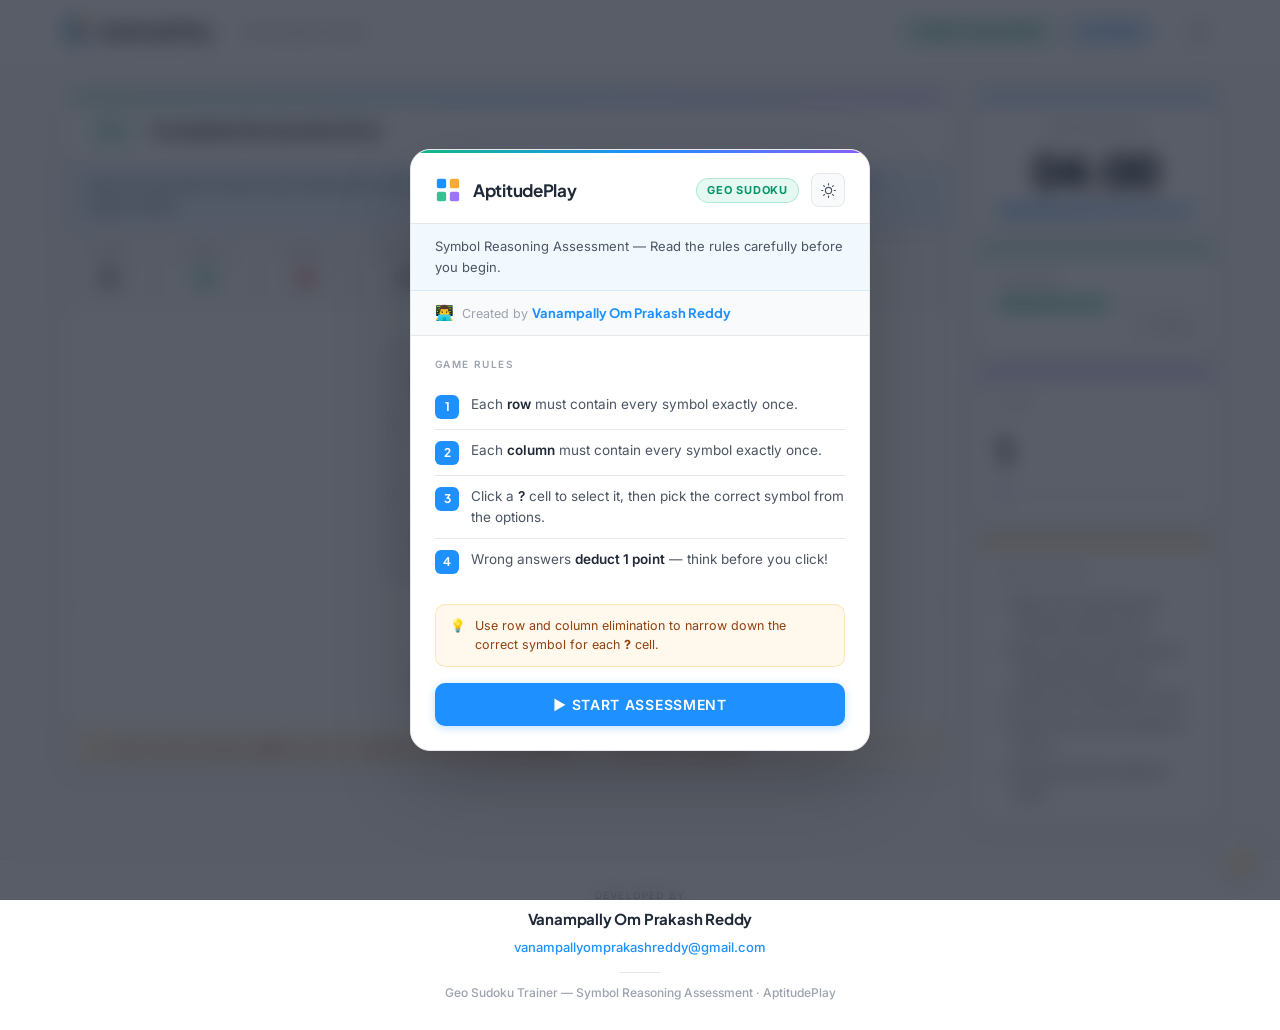
<file: games/geo-sudoku/index.html>
<!DOCTYPE html>
<html lang="en" data-theme="light">
<head>
<meta charset="UTF-8">
<meta name="viewport" content="width=device-width, initial-scale=1.0">
<title>Geo Sudoku Trainer — AptitudePlay</title>
<link rel="preconnect" href="https://fonts.googleapis.com">
<link rel="preconnect" href="https://fonts.gstatic.com" crossorigin>
<link href="https://fonts.googleapis.com/css2?family=Plus+Jakarta+Sans:wght@400;600;700;800&family=Inter:wght@400;500;600&display=swap" rel="stylesheet">
<link rel="stylesheet" href="styles/style.css">
<link rel="stylesheet" href="styles/darkMode.css">
<style>
/* ═══════════════════════════════════════════════════
   START / RULES OVERLAY — landing-page aesthetic
═══════════════════════════════════════════════════ */

#start-overlay {
  position: fixed;
  inset: 0;
  background: rgba(11,17,32,0.68);
  backdrop-filter: blur(10px);
  -webkit-backdrop-filter: blur(10px);
  display: flex;
  align-items: center;
  justify-content: center;
  z-index: 9999;
  padding: 16px;
}

#start-overlay.hidden { display: none; }

#start-box {
  background: var(--card-bg, #fff);
  border: 1px solid var(--card-border, #E5E7EB);
  border-radius: 20px;
  width: 460px;
  max-width: 100%;
  max-height: 90vh;
  overflow-y: auto;
  box-shadow: 0 32px 80px rgba(0,0,0,0.18);
  animation: modal-in 0.30s cubic-bezier(0.34, 1.56, 0.64, 1);
  position: relative;
}

/* Coloured top accent bar */
#start-box::before {
  content: '';
  display: block;
  height: 3px;
  background: linear-gradient(90deg, #10B981 0%, #1E90FF 50%, #8B5CF6 100%);
  border-radius: 20px 20px 0 0;
}

@keyframes modal-in {
  from { transform: translateY(36px) scale(0.95); opacity: 0; }
  to   { transform: translateY(0) scale(1);       opacity: 1; }
}

/* ── Start box header ── */
#start-header {
  padding: 20px 24px 16px;
  display: flex;
  align-items: center;
  gap: 12px;
  border-bottom: 1px solid var(--card-border, #E5E7EB);
}

/* 4-square logo icon (inline SVG) */
#start-logo-icon {
  display: flex;
  align-items: center;
  flex-shrink: 0;
}

#start-wordmark {
  font-family: 'Plus Jakarta Sans', sans-serif;
  font-size: 17px;
  font-weight: 700;
  color: var(--text-h, #1F2937);
  letter-spacing: -0.3px;
}

#start-game-badge {
  margin-left: auto;
  display: inline-flex;
  align-items: center;
  gap: 4px;
  background: rgba(16,185,129,0.10);
  border: 1px solid rgba(16,185,129,0.25);
  color: #059669;
  font-family: 'Inter', sans-serif;
  font-size: 11px;
  font-weight: 700;
  padding: 3px 10px;
  border-radius: 100px;
  letter-spacing: 0.07em;
  text-transform: uppercase;
  white-space: nowrap;
  flex-shrink: 0;
}

/* Theme toggle in start box header */
#start-theme-toggle {
  width: 34px; height: 34px;
  border-radius: 8px;
  border: 1px solid var(--card-border, #E5E7EB);
  background: var(--bg, #F9FAFB);
  color: var(--text-body, #4B5563);
  cursor: pointer;
  display: flex; align-items: center; justify-content: center;
  font-size: 15px;
  flex-shrink: 0;
  transition: border-color 0.2s, background 0.2s;
  line-height: 1;
  padding: 0;
}
#start-theme-toggle:hover {
  border-color: var(--text-sub, #9CA3AF);
}

/* ── Description band ── */
#start-subtitle {
  background: rgba(30,144,255,0.06);
  border-bottom: 1px solid rgba(30,144,255,0.14);
  padding: 12px 24px;
  font-family: 'Inter', sans-serif;
  font-size: 13px;
  color: var(--text-body, #4B5563);
  line-height: 1.6;
}

/* ── Creator strip ── */
#start-creator {
  padding: 10px 24px;
  display: flex;
  align-items: center;
  gap: 8px;
  font-family: 'Inter', sans-serif;
  font-size: 12.5px;
  color: var(--text-sub, #9CA3AF);
  border-bottom: 1px solid var(--card-border, #E5E7EB);
  background: var(--bg, #F9FAFB);
}

.creator-icon { font-size: 15px; flex-shrink: 0; }

.creator-name {
  font-family: 'Plus Jakarta Sans', sans-serif;
  font-weight: 700;
  color: var(--blue, #1E90FF);
  font-size: 13px;
}

/* ── Rules block ── */
#start-rules {
  padding: 20px 24px 8px;
}

#start-rules-label {
  font-family: 'Inter', sans-serif;
  font-size: 10px;
  font-weight: 600;
  letter-spacing: 0.14em;
  text-transform: uppercase;
  color: var(--text-sub, #9CA3AF);
  margin-bottom: 12px;
}

.start-rule-row {
  display: flex;
  align-items: flex-start;
  gap: 12px;
  padding: 10px 0;
  border-bottom: 1px solid var(--card-border, #E5E7EB);
  font-family: 'Inter', sans-serif;
  font-size: 13.5px;
  color: var(--text-body, #4B5563);
  line-height: 1.55;
}

.start-rule-row:last-child { border-bottom: none; }

.rule-num {
  display: inline-flex;
  align-items: center;
  justify-content: center;
  min-width: 24px; height: 24px;
  border-radius: 6px;
  background: var(--blue, #1E90FF);
  color: #fff;
  font-family: 'Plus Jakarta Sans', sans-serif;
  font-size: 12px;
  font-weight: 700;
  flex-shrink: 0;
  margin-top: 1px;
}

.rule-text strong {
  color: var(--text-h, #1F2937);
  font-weight: 600;
}

/* ── Tip strip ── */
#start-hint {
  margin: 12px 24px;
  padding: 11px 14px;
  background: rgba(245,158,11,0.07);
  border: 1px solid rgba(245,158,11,0.22);
  border-radius: 10px;
  font-family: 'Inter', sans-serif;
  font-size: 12.5px;
  color: #92400E;
  display: flex;
  gap: 9px;
  align-items: flex-start;
  line-height: 1.55;
}

/* ── CTA Buttons ── */
.start-btn-group {
  padding: 4px 24px 24px;
  display: flex;
  flex-direction: column;
  gap: 10px;
}

#start-btn {
  display: flex;
  align-items: center;
  justify-content: center;
  gap: 8px;
  width: 100%;
  padding: 13px 24px;
  background: var(--blue, #1E90FF);
  color: #fff;
  border: none;
  border-radius: 10px;
  font-family: 'Inter', sans-serif;
  font-size: 14px;
  font-weight: 600;
  letter-spacing: 0.05em;
  text-transform: uppercase;
  cursor: pointer;
  transition: background 0.22s, transform 0.22s, box-shadow 0.22s;
  box-shadow: 0 2px 8px rgba(30,144,255,0.28);
}

#start-btn:hover {
  background: #1570D0;
  transform: translateY(-1px);
  box-shadow: 0 6px 20px rgba(30,144,255,0.38);
}

#start-btn:active { transform: translateY(0); }

#resume-btn {
  display: none;
  align-items: center;
  justify-content: center;
  gap: 8px;
  width: 100%;
  padding: 13px 24px;
  background: transparent;
  color: var(--text-h, #1F2937);
  border: 1.5px solid var(--card-border, #E5E7EB);
  border-radius: 10px;
  font-family: 'Inter', sans-serif;
  font-size: 14px;
  font-weight: 600;
  letter-spacing: 0.05em;
  text-transform: uppercase;
  cursor: pointer;
  transition: border-color 0.22s, background 0.22s, transform 0.22s;
}

#resume-btn.visible { display: flex; }

#resume-btn:hover {
  border-color: var(--text-sub, #9CA3AF);
  background: var(--bg, #F9FAFB);
  transform: translateY(-1px);
}

/* ─────────────────────────────────────
   DARK MODE — start overlay overrides
───────────────────────────────────── */
[data-theme="dark"] #start-box {
  background: #1F2937;
  border-color: #374151;
}

[data-theme="dark"] #start-header {
  border-bottom-color: #374151;
}

[data-theme="dark"] #start-wordmark {
  color: #F3F4F6;
}

[data-theme="dark"] #start-game-badge {
  background: rgba(52,211,153,0.12);
  border-color: rgba(52,211,153,0.28);
  color: #34D399;
}

[data-theme="dark"] #start-theme-toggle {
  background: #111827;
  border-color: #374151;
  color: #D1D5DB;
}

[data-theme="dark"] #start-subtitle {
  background: rgba(30,144,255,0.07);
  border-bottom-color: rgba(30,144,255,0.15);
  color: #CBD5E1;
}

[data-theme="dark"] #start-creator {
  background: #111827;
  border-bottom-color: #374151;
  color: #6B7280;
}

[data-theme="dark"] .creator-name {
  color: #60A5FA;
}

[data-theme="dark"] #start-rules-label { color: #6B7280; }

[data-theme="dark"] .start-rule-row {
  border-bottom-color: #374151;
  color: #D1D5DB;
}

[data-theme="dark"] .rule-text strong { color: #F3F4F6; }

[data-theme="dark"] #start-hint {
  background: rgba(245,158,11,0.07);
  border-color: rgba(245,158,11,0.20);
  color: #FCD34D;
}

[data-theme="dark"] #resume-btn {
  color: #F3F4F6;
  border-color: #374151;
}

[data-theme="dark"] #resume-btn:hover {
  border-color: #6B7280;
  background: #111827;
}
</style>
</head>

<body>

<!-- ═══════════════════════════════════════
     START SCREEN OVERLAY
═══════════════════════════════════════ -->
<div id="start-overlay">
  <div id="start-box">

    <div id="start-header">
      <!-- 4-square brand logo (same SVG as landing page nav) -->
      <span id="start-logo-icon">
        <svg width="26" height="26" viewBox="0 0 28 28" fill="none" xmlns="http://www.w3.org/2000/svg">
          <rect x="2" y="2" width="10" height="10" rx="2" fill="#1E90FF"/>
          <rect x="16" y="2" width="10" height="10" rx="2" fill="#F59E0B" opacity="0.85"/>
          <rect x="2" y="16" width="10" height="10" rx="2" fill="#10B981" opacity="0.85"/>
          <rect x="16" y="16" width="10" height="10" rx="2" fill="#8B5CF6" opacity="0.85"/>
        </svg>
      </span>

      <span id="start-wordmark">AptitudePlay</span>

      <span id="start-game-badge">Geo Sudoku</span>

      <button id="start-theme-toggle" onclick="toggleTheme()" title="Toggle dark / light mode" aria-label="Toggle theme">
        <svg class="sun-icon-s" width="15" height="15" viewBox="0 0 24 24" fill="none" stroke="currentColor" stroke-width="1.8" stroke-linecap="round" stroke-linejoin="round">
          <circle cx="12" cy="12" r="5"/><line x1="12" y1="1" x2="12" y2="3"/><line x1="12" y1="21" x2="12" y2="23"/>
          <line x1="4.22" y1="4.22" x2="5.64" y2="5.64"/><line x1="18.36" y1="18.36" x2="19.78" y2="19.78"/>
          <line x1="1" y1="12" x2="3" y2="12"/><line x1="21" y1="12" x2="23" y2="12"/>
          <line x1="4.22" y1="19.78" x2="5.64" y2="18.36"/><line x1="18.36" y1="5.64" x2="19.78" y2="4.22"/>
        </svg>
        <svg class="moon-icon-s" width="15" height="15" viewBox="0 0 24 24" fill="none" stroke="currentColor" stroke-width="1.8" stroke-linecap="round" stroke-linejoin="round" style="display:none">
          <path d="M21 12.79A9 9 0 1 1 11.21 3 7 7 0 0 0 21 12.79z"/>
        </svg>
      </button>
    </div>

    <div id="start-subtitle">
      Symbol Reasoning Assessment — Read the rules carefully before you begin.
    </div>

    <div id="start-creator">
      <span class="creator-icon">👨‍💻</span>
      <span>Created by <span class="creator-name">Vanampally Om Prakash Reddy</span></span>
    </div>

    <div id="start-rules">
      <div id="start-rules-label">Game Rules</div>

      <div class="start-rule-row">
        <div class="rule-num">1</div>
        <div class="rule-text">Each <strong>row</strong> must contain every symbol exactly once.</div>
      </div>
      <div class="start-rule-row">
        <div class="rule-num">2</div>
        <div class="rule-text">Each <strong>column</strong> must contain every symbol exactly once.</div>
      </div>
      <div class="start-rule-row">
        <div class="rule-num">3</div>
        <div class="rule-text">Click a <strong>?</strong> cell to select it, then pick the correct symbol from the options.</div>
      </div>
      <div class="start-rule-row">
        <div class="rule-num">4</div>
        <div class="rule-text">Wrong answers <strong>deduct 1 point</strong> — think before you click!</div>
      </div>
    </div>

    <div id="start-hint">
      <span>💡</span>
      <span>Use row and column elimination to narrow down the correct symbol for each <strong>?</strong> cell.</span>
    </div>

    <div class="start-btn-group">
      <button id="start-btn" onclick="startGame()">▶ Start Assessment</button>
      <button id="resume-btn" onclick="resumeSavedGame()">↺ Resume Game</button>
    </div>

  </div>
</div>


<!-- ═══════════════════════════════════════
     NAV BAR (mirrors landing page)
═══════════════════════════════════════ -->
<div id="exam-header">
  <div id="exam-branding">

    <!-- Logo group -->
    <div id="exam-logo-group">
      <span id="exam-logo">
        <svg width="26" height="26" viewBox="0 0 28 28" fill="none" xmlns="http://www.w3.org/2000/svg">
          <rect x="2" y="2" width="10" height="10" rx="2" fill="#1E90FF"/>
          <rect x="16" y="2" width="10" height="10" rx="2" fill="#F59E0B" opacity="0.85"/>
          <rect x="2" y="16" width="10" height="10" rx="2" fill="#10B981" opacity="0.85"/>
          <rect x="16" y="16" width="10" height="10" rx="2" fill="#8B5CF6" opacity="0.85"/>
        </svg>
      </span>
      <span id="exam-name">AptitudePlay</span>
    </div>

    <div id="exam-divider"></div>
    <span id="exam-subtitle">Geo Sudoku Trainer</span>

    <div id="exam-meta">
      <span class="meta-pill pill-teal">Symbol Reasoning</span>
      <span class="meta-pill pill-blue">Beginner</span>
    </div>

    <!-- Theme toggle -->
    <button id="theme-toggle-nav" onclick="toggleTheme()" aria-label="Toggle theme" title="Toggle dark / light mode">
      <svg class="sun-icon-n" width="16" height="16" viewBox="0 0 24 24" fill="none" stroke="currentColor" stroke-width="1.6" stroke-linecap="round" stroke-linejoin="round">
        <circle cx="12" cy="12" r="5"/><line x1="12" y1="1" x2="12" y2="3"/><line x1="12" y1="21" x2="12" y2="23"/>
        <line x1="4.22" y1="4.22" x2="5.64" y2="5.64"/><line x1="18.36" y1="18.36" x2="19.78" y2="19.78"/>
        <line x1="1" y1="12" x2="3" y2="12"/><line x1="21" y1="12" x2="23" y2="12"/>
        <line x1="4.22" y1="19.78" x2="5.64" y2="18.36"/><line x1="18.36" y1="5.64" x2="19.78" y2="4.22"/>
      </svg>
      <svg class="moon-icon-n" width="16" height="16" viewBox="0 0 24 24" fill="none" stroke="currentColor" stroke-width="1.6" stroke-linecap="round" stroke-linejoin="round" style="display:none">
        <path d="M21 12.79A9 9 0 1 1 11.21 3 7 7 0 0 0 21 12.79z"/>
      </svg>
    </button>

  </div>
</div>


<!-- ═══════════════════════════════════════
     MAIN CONTENT
═══════════════════════════════════════ -->
<div id="wrapper">

  <!-- Left Panel: Question Area -->
  <div id="question-panel">

    <div id="question-header">
      <div id="qnum-badge">Q <span id="level">1</span></div>
      <div id="question-title">Complete the Symbol Grid</div>
    </div>

    <div id="question-text">
      Each row and each column must contain each symbol <strong>exactly once</strong>.
      Select a <span class="hl">?</span> cell, then choose the correct symbol from the options below.
    </div>

    <!-- Status strip -->
    <div id="status-strip">
      <div class="status-item">
        <span class="status-label">Score</span>
        <span class="status-val" id="score">0</span>
      </div>
      <div class="status-divider"></div>
      <div class="status-item">
        <span class="status-label">Correct</span>
        <span class="status-val green" id="correct">0</span>
      </div>
      <div class="status-divider"></div>
      <div class="status-item">
        <span class="status-label">Wrong</span>
        <span class="status-val red" id="wrong">0</span>
      </div>
      <div class="status-divider"></div>
      <div class="status-item">
        <span class="status-label">Attempts</span>
        <span class="status-val" id="attempts">0</span>
      </div>
    </div>

    <!-- The Grid -->
    <div id="board-area">
      <div id="board"></div>
    </div>

    <!-- Symbol Options -->
    <div id="options-label">▼ SELECT SYMBOL</div>
    <div id="options"></div>

    <!-- Instruction footer -->
    <div id="hint-bar">
      <span>💡</span>
      <span id="hint-text">Click on any <strong>?</strong> cell to select it, then pick the correct symbol from the choices above.</span>
    </div>

  </div><!-- /#question-panel -->

  <!-- Right Panel: Timer + Progress -->
  <div id="side-panel">

    <div id="timer-card">
      <div id="timer-label">Time Remaining</div>
      <div id="timer-display">
        <span id="timer-min">04</span><span id="timer-colon">:</span><span id="timer-sec">00</span>
      </div>
      <div id="timer-bar-bg">
        <div id="timer-bar-fill"></div>
      </div>
    </div>

    <div id="progress-card">
      <div class="side-card-title">Progress</div>
      <div id="progress-bar-bg">
        <div id="progress-bar-fill"></div>
      </div>
      <div id="progress-label"><span id="filled-count">0</span> / <span id="total-count">9</span> filled</div>
    </div>

    <div id="level-card">
      <div class="side-card-title">Level</div>
      <div id="level-display"><span id="level2">1</span></div>
      <div id="level-bar-bg"><div id="level-bar-fill"></div></div>
    </div>

    <div id="instructions-card">
      <div class="side-card-title">How to Solve</div>
      <ol id="how-to">
        <li>Each row must have all symbols exactly once.</li>
        <li>Each column must have all symbols exactly once.</li>
        <li>Click a <strong>?</strong> to activate the cell.</li>
        <li>Press the correct symbol to fill it in.</li>
        <li>Wrong answers deduct 1 point.</li>
      </ol>
    </div>

  </div><!-- /#side-panel -->

</div><!-- /#wrapper -->


<!-- ═══════════════════════════════════════
     END-GAME MODAL
═══════════════════════════════════════ -->
<div id="modal-overlay" class="hidden">
  <div id="modal-box">
    <div id="modal-header">
      <div id="modal-logo">GST</div>
      <div id="modal-title">Assessment Complete</div>
    </div>
    <div id="modal-divider"></div>
    <div id="result-grid">
      <div class="result-row">
        <span class="result-label">Final Score</span>
        <span class="result-val accent" id="res-score">0</span>
      </div>
      <div class="result-row">
        <span class="result-label">Level Reached</span>
        <span class="result-val" id="res-level">1</span>
      </div>
      <div class="result-row">
        <span class="result-label">Total Attempts</span>
        <span class="result-val" id="res-attempts">0</span>
      </div>
      <div class="result-row">
        <span class="result-label">Correct Answers</span>
        <span class="result-val green" id="res-correct">0</span>
      </div>
      <div class="result-row">
        <span class="result-label">Wrong Answers</span>
        <span class="result-val red" id="res-wrong">0</span>
      </div>
      <div class="result-row">
        <span class="result-label">Accuracy</span>
        <span class="result-val" id="res-accuracy">—</span>
      </div>
    </div>
    <div id="modal-divider2"></div>
    <div id="accuracy-wrap">
      <div id="acc-label-row">
        <span>Accuracy</span>
        <span id="acc-pct">0%</span>
      </div>
      <div id="acc-bar-bg"><div id="acc-bar-fill"></div></div>
    </div>
    <button id="restart-btn" onclick="restartGame()">↺ Restart Assessment</button>
  </div>
</div>


<!-- Game scripts (unchanged) -->
<script src="js/regions.js"></script>
<script src="js/validator.js"></script>
<script src="js/solver.js"></script>
<script src="js/generator.js"></script>
<script src="js/board.js"></script>
<script src="js/game.js"></script>

<script>
/* ── Theme helpers ── */
function applyTheme(theme) {
  document.documentElement.setAttribute('data-theme', theme);

  const isDark = (theme === 'dark');

  /* Toggle sun/moon icons in start overlay */
  document.querySelectorAll('.sun-icon-s').forEach(el => el.style.display = isDark ? 'none' : '');
  document.querySelectorAll('.moon-icon-s').forEach(el => el.style.display = isDark ? '' : 'none');

  /* Toggle sun/moon icons in nav */
  document.querySelectorAll('.sun-icon-n').forEach(el => el.style.display = isDark ? 'none' : '');
  document.querySelectorAll('.moon-icon-n').forEach(el => el.style.display = isDark ? '' : 'none');

  /* Floating toggle emoji */
  const ft = document.getElementById('theme-toggle');
  if (ft) ft.textContent = isDark ? '☀️' : '🌙';

  localStorage.setItem('theme', theme);
}

function toggleTheme() {
  const current = document.documentElement.getAttribute('data-theme');
  applyTheme(current === 'dark' ? 'light' : 'dark');
}

/* Apply saved theme immediately */
(function () {
  const saved = localStorage.getItem('theme') || 'light';
  applyTheme(saved);
})();

/* ── Navbar scroll class ── */
const examHeader = document.getElementById('exam-header');
window.addEventListener('scroll', () => {
  examHeader.classList.toggle('scrolled', window.scrollY > 10);
}, { passive: true });

/* ── Game bootstrap ── */
window.addEventListener('DOMContentLoaded', () => {
  const saved = localStorage.getItem('geoSudoku_state');
  if (saved) {
    try {
      const s = JSON.parse(saved);
      if (s && s.gameStarted) {
        const resumeBtn = document.getElementById('resume-btn');
        const startBtn  = document.getElementById('start-btn');
        if (resumeBtn) {
          resumeBtn.classList.add('visible');
          resumeBtn.style.display = 'flex';
        }
        if (startBtn) {
          startBtn.textContent = '↺ New Game (reset progress)';
        }
      }
    } catch (e) { /* malformed save — ignore */ }
  }
});

function resumeSavedGame() {
  document.getElementById('start-overlay').classList.add('hidden');
}

function startGame() {
  try { localStorage.removeItem('geoSudoku_state'); } catch(e) {}
  document.getElementById('start-overlay').classList.add('hidden');
  if (typeof initGame === 'function') initGame();
}
</script>

<!-- Floating theme toggle (shown while playing) -->
<button id="theme-toggle" onclick="toggleTheme()" title="Toggle dark / light mode" aria-label="Toggle theme">🌙</button>

<!-- ═══════════════════════════════════════
     FOOTER
═══════════════════════════════════════ -->
<footer id="page-footer">
  <div class="footer-dev-label">Developed by</div>
  <div class="footer-dev-name">Vanampally Om Prakash Reddy</div>
  <div class="footer-dev-email">
    <a href="mailto:vanampallyomprakashreddy@gmail.com">vanampallyomprakashreddy@gmail.com</a>
  </div>
  <div><span class="footer-divider"></span></div>
  <div class="footer-product">Geo Sudoku Trainer — Symbol Reasoning Assessment · AptitudePlay</div>
</footer>

</body>
</html>
</file>
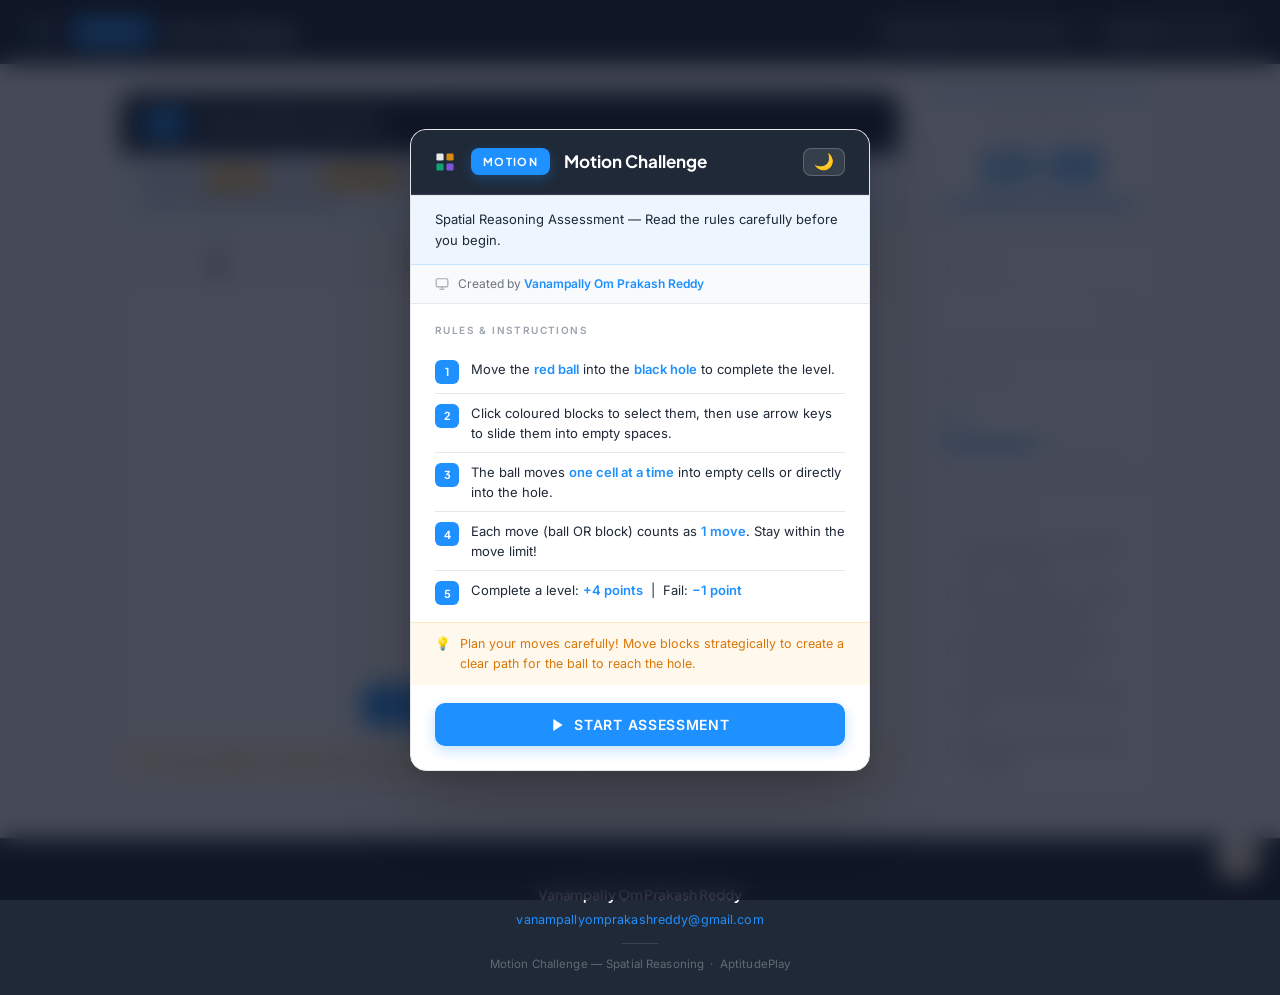
<file: games/motion-challenge/index.html>
<!DOCTYPE html>
<html lang="en">

<head>
  <meta charset="UTF-8">
  <meta name="viewport" content="width=device-width, initial-scale=1.0">
  <meta name="author" content="Om Prakash Reddy Vanampally">
  <meta name="keywords" content="spatial reasoning, aptitude test, game-based assessment, motion challenge, puzzle game, cognitive skills">
  <title>Motion Challenge — Spatial Reasoning · AptitudePlay</title>

  <!-- Fonts matching landing page -->
  <link rel="preconnect" href="https://fonts.googleapis.com">
  <link rel="preconnect" href="https://fonts.gstatic.com" crossorigin>
  <link href="https://fonts.googleapis.com/css2?family=Plus+Jakarta+Sans:wght@400;600;700;800&family=Inter:wght@400;500;600&display=swap" rel="stylesheet">

  <link rel="stylesheet" href="css/styles.css">
  <link rel="stylesheet" href="css/board.css">
  <link rel="stylesheet" href="css/animations.css">
  <link rel="stylesheet" href="css/darkMode.css">
</head>

<body>

<!-- ══════════════════════════════════════════
     EXAM HEADER — landing nav aesthetic
══════════════════════════════════════════ -->
<div id="exam-header">
  <div id="exam-branding">
    <!-- AptitudePlay logo mark -->
    <span style="display:flex;align-items:center;margin-right:6px;">
      <svg width="24" height="24" viewBox="0 0 28 28" fill="none" xmlns="http://www.w3.org/2000/svg">
        <rect x="2" y="2" width="10" height="10" rx="2" fill="#1E90FF"/>
        <rect x="16" y="2" width="10" height="10" rx="2" fill="#F59E0B" opacity="0.90"/>
        <rect x="2" y="16" width="10" height="10" rx="2" fill="#10B981" opacity="0.90"/>
        <rect x="16" y="16" width="10" height="10" rx="2" fill="#8B5CF6" opacity="0.90"/>
      </svg>
    </span>
    <div id="exam-logo">MOTION</div>
    <div id="exam-name">Motion Challenge</div>
  </div>
  <div id="exam-meta">
    <div class="meta-pill"><strong>Assessment</strong>: Spatial Reasoning</div>
    <div class="meta-pill"><strong>Duration</strong>: 10 min / level</div>
  </div>
</div>


<!-- ══════════════════════════════════════════
     START SCREEN OVERLAY
══════════════════════════════════════════ -->
<div id="start-overlay">
  <div id="start-box">

    <div id="start-header">
      <!-- Logo mark -->
      <span style="display:flex;align-items:center;margin-right:2px;">
        <svg width="20" height="20" viewBox="0 0 28 28" fill="none" xmlns="http://www.w3.org/2000/svg">
          <rect x="2" y="2" width="10" height="10" rx="2" fill="#fff" opacity="0.9"/>
          <rect x="16" y="2" width="10" height="10" rx="2" fill="#F59E0B" opacity="0.85"/>
          <rect x="2" y="16" width="10" height="10" rx="2" fill="#10B981" opacity="0.85"/>
          <rect x="16" y="16" width="10" height="10" rx="2" fill="#8B5CF6" opacity="0.85"/>
        </svg>
      </span>
      <div id="start-logo-badge">MOTION</div>
      <div id="start-title">Motion Challenge</div>
      <button id="start-theme-toggle" onclick="toggleTheme()" title="Toggle dark / light mode">☀️</button>
    </div>

    <div id="start-divider"></div>

    <div id="start-subtitle">
      Spatial Reasoning Assessment &mdash; Read the rules carefully before you begin.
    </div>

    <!-- Developer credit -->
    <div id="start-creator">
      <svg width="14" height="14" viewBox="0 0 24 24" fill="none" stroke="currentColor" stroke-width="2" stroke-linecap="round" stroke-linejoin="round" style="opacity:0.6;flex-shrink:0;">
        <rect x="2" y="3" width="20" height="14" rx="2" ry="2"/><line x1="8" y1="21" x2="16" y2="21"/><line x1="12" y1="17" x2="12" y2="21"/>
      </svg>
      <span>Created by <span class="creator-name">Vanampally Om Prakash Reddy</span></span>
    </div>

    <div id="start-rules">
      <div id="start-rules-label">Rules &amp; Instructions</div>

      <div class="start-rule-row">
        <div class="rule-num">1</div>
        <div class="rule-text">Move the <strong>red ball</strong> into the <strong>black hole</strong> to complete the level.</div>
      </div>
      <div class="start-rule-row">
        <div class="rule-num">2</div>
        <div class="rule-text">Click coloured blocks to select them, then use arrow keys to slide them into empty spaces.</div>
      </div>
      <div class="start-rule-row">
        <div class="rule-num">3</div>
        <div class="rule-text">The ball moves <strong>one cell at a time</strong> into empty cells or directly into the hole.</div>
      </div>
      <div class="start-rule-row">
        <div class="rule-num">4</div>
        <div class="rule-text">Each move (ball OR block) counts as <strong>1 move</strong>. Stay within the move limit!</div>
      </div>
      <div class="start-rule-row">
        <div class="rule-num">5</div>
        <div class="rule-text">Complete a level: <strong>+4 points</strong> &nbsp;|&nbsp; Fail: <strong>−1 point</strong></div>
      </div>
    </div>

    <div id="start-hint">
      <span style="flex-shrink:0;">💡</span>
      <span>Plan your moves carefully! Move blocks strategically to create a clear path for the ball to reach the hole.</span>
    </div>

    <button id="start-btn" onclick="startGame()">
      <svg width="16" height="16" viewBox="0 0 24 24" fill="currentColor" style="flex-shrink:0;">
        <polygon points="5 3 19 12 5 21 5 3"/>
      </svg>
      Start Assessment
    </button>

  </div>
</div>


<!-- ══════════════════════════════════════════
     MAIN CONTENT — question + side panel
══════════════════════════════════════════ -->
<div id="wrapper">

  <!-- ── Question / Game Panel ── -->
  <div id="question-panel">

    <div id="question-header">
      <div id="qnum-badge">Q <span id="level">1</span></div>
      <div id="question-title">Guide the Ball to the Hole</div>
    </div>

    <div id="question-text">
      Move the <span class="hl">red ball</span> into the <span class="hl">black hole</span> within the move limit.
      Click a block or the ball to select it, then use the arrow controls around the grid.
    </div>

    <!-- Status strip -->
    <div id="status-strip">
      <div class="status-item">
        <span class="status-label">Score</span>
        <span class="status-val" id="score">0</span>
      </div>
      <div class="status-divider"></div>
      <div class="status-item">
        <span class="status-label">Level</span>
        <span class="status-val" id="levelNum">1</span>
      </div>
      <div class="status-divider"></div>
      <div class="status-item">
        <span class="status-label">Moves Used</span>
        <span class="status-val" id="moves">0</span>
      </div>
      <div class="status-divider"></div>
      <div class="status-item">
        <span class="status-label">Move Limit</span>
        <span class="status-val" id="moveLimit">—</span>
      </div>
    </div>

    <!-- Game Board -->
    <div id="board-area">
      <div id="gameBoard"></div>
    </div>

    <!-- Controls -->
    <div id="controls-area">
      <button class="control-btn" id="resetBtn" title="Reset this level">
        <svg width="15" height="15" viewBox="0 0 24 24" fill="none" stroke="currentColor" stroke-width="2.5" stroke-linecap="round" stroke-linejoin="round">
          <polyline points="1 4 1 10 7 10"/><path d="M3.51 15a9 9 0 1 0 .49-4.5"/>
        </svg>
        Reset Level
      </button>
      <button class="control-btn" id="nextBtn" title="Skip to next level">
        <svg width="15" height="15" viewBox="0 0 24 24" fill="none" stroke="currentColor" stroke-width="2.5" stroke-linecap="round" stroke-linejoin="round">
          <polyline points="5 1 12 8 5 15"/><line x1="19" y1="1" x2="19" y2="15"/>
        </svg>
        Skip Level
      </button>
    </div>

    <!-- Hint bar -->
    <div id="hint-bar">
      <span style="flex-shrink:0;">💡</span>
      <span id="hint-text">Select a <strong>block</strong> or the <strong>ball</strong>, then press the arrow buttons to slide them. Complete the puzzle within the move limit.</span>
    </div>

  </div><!-- /#question-panel -->

  <!-- ── Side Panel ── -->
  <div id="side-panel">

    <!-- Timer -->
    <div id="timer-card">
      <div id="timer-label">Time Remaining</div>
      <div id="timer-display">
        <span id="timer-min">10</span><span id="timer-colon">:</span><span id="timer-sec">00</span>
      </div>
      <div id="timer-bar-bg">
        <div id="timer-bar-fill"></div>
      </div>
    </div>

    <!-- Progress -->
    <div id="progress-card">
      <div class="side-card-title">Progress</div>
      <div id="progress-bar-bg">
        <div id="progress-bar-fill"></div>
      </div>
      <div id="progress-label">Level <span id="level-progress">1</span></div>
    </div>

    <!-- Move Limit -->
    <div id="level-card">
      <div class="side-card-title">Move Limit</div>
      <div id="level-display"><span id="level2">—</span></div>
      <div id="level-bar-bg"><div id="level-bar-fill"></div></div>
    </div>

    <!-- Instructions -->
    <div id="instructions-card">
      <div class="side-card-title">How to Solve</div>
      <ol id="how-to">
        <li>Click the ball or a coloured block to select it.</li>
        <li>Press arrow keys or the on-screen arrows to slide.</li>
        <li>Pieces slide until they hit a wall or another piece.</li>
        <li>Guide the ball into the black hole.</li>
        <li>Stay within the move limit to succeed!</li>
      </ol>
    </div>

  </div><!-- /#side-panel -->

</div><!-- /#wrapper -->


<!-- ══════════════════════════════════════════
     END SCREEN MODAL
══════════════════════════════════════════ -->
<div id="modal-overlay" class="hidden">
  <div id="modal-box">
    <div id="modal-header">
      <div id="modal-logo">MOTION</div>
      <div id="modal-title">Assessment Complete</div>
    </div>
    <div id="modal-divider"></div>
    <div id="result-grid">
      <div class="result-row">
        <span class="result-label">Final Score</span>
        <span class="result-val accent" id="res-score">0</span>
      </div>
      <div class="result-row">
        <span class="result-label">Level Reached</span>
        <span class="result-val" id="res-level">1</span>
      </div>
      <div class="result-row">
        <span class="result-label">Total Attempts</span>
        <span class="result-val" id="res-attempts">0</span>
      </div>
      <div class="result-row">
        <span class="result-label">Levels Completed</span>
        <span class="result-val green" id="res-correct">0</span>
      </div>
      <div class="result-row">
        <span class="result-label">Levels Failed</span>
        <span class="result-val red" id="res-wrong">0</span>
      </div>
    </div>
    <div id="modal-divider2"></div>
    <div id="accuracy-wrap">
      <div id="acc-label-row">
        <span>Success Rate</span>
        <span id="acc-pct">0%</span>
      </div>
      <div id="acc-bar-bg"><div id="acc-bar-fill"></div></div>
    </div>
    <button id="restart-btn" onclick="restartGame()">
      <svg width="16" height="16" viewBox="0 0 24 24" fill="none" stroke="currentColor" stroke-width="2.5" stroke-linecap="round" stroke-linejoin="round" style="flex-shrink:0;">
        <polyline points="1 4 1 10 7 10"/><path d="M3.51 15a9 9 0 1 0 .49-4.5"/>
      </svg>
      Restart Assessment
    </button>
  </div>
</div>


<!-- ── Floating Theme Toggle ── -->
<button id="theme-toggle" onclick="toggleTheme()" title="Toggle dark / light mode">☀️</button>


<!-- ══════════════════════════════════════════
     PAGE FOOTER
══════════════════════════════════════════ -->
<footer id="page-footer">
  <div class="footer-dev-label">Developed by</div>
  <div class="footer-dev-name">Vanampally Om Prakash Reddy</div>
  <div class="footer-dev-email">
    <a href="mailto:vanampallyomprakashreddy@gmail.com">vanampallyomprakashreddy@gmail.com</a>
  </div>
  <div><span class="footer-divider"></span></div>
  <div class="footer-product">Motion Challenge &mdash; Spatial Reasoning &nbsp;·&nbsp; AptitudePlay</div>
</footer>


<!-- ══════════════════════════════════════════
     SCRIPTS — ORDER IS CRITICAL
══════════════════════════════════════════ -->
<script src="js/utils/constants.js"   defer></script>
<script src="js/utils/gridHelpers.js" defer></script>
<script src="js/utils/timer.js"       defer></script>

<script src="js/engine/collision.js"    defer></script>
<script src="js/engine/movement.js"     defer></script>
<script src="js/engine/winCondition.js" defer></script>
<script src="js/engine/gameEngine.js"   defer></script>

<script src="js/ui/boardRenderer.js"      defer></script>
<script src="js/ui/directionIndicator.js" defer></script>
<script src="js/ui/controls.js"           defer></script>

<script src="js/levels/levelGenerator.js" defer></script>
<script src="js/levels/levelManager.js"   defer></script>

<script src="js/main.js" defer></script>

<script>
  /* ── Theme ── */
  function applyTheme(theme) {
    document.documentElement.setAttribute('data-theme', theme);
    const icon = theme === 'dark' ? '🌙' : '☀️';
    ['start-theme-toggle', 'theme-toggle'].forEach(id => {
      const el = document.getElementById(id);
      if (el) el.textContent = icon;
    });
    localStorage.setItem('theme', theme);
  }

  function toggleTheme() {
    applyTheme(
      document.documentElement.getAttribute('data-theme') === 'dark' ? 'light' : 'dark'
    );
  }

  /* Apply saved theme before first paint */
  applyTheme(localStorage.getItem('theme') || 'light');

  /* ── Start-game race-condition fix ── */
  var _scriptsReady  = false;
  var _startPending  = false;

  window.addEventListener('load', function () {
    _scriptsReady = true;
    if (_startPending) {
      _startPending = false;
      _doStartGame();
    }
  });

  function startGame() {
    document.getElementById('start-overlay').classList.add('hidden');
    if (_scriptsReady) {
      _doStartGame();
    } else {
      _startPending = true;
    }
  }

  function _doStartGame() {
    window._gameStarted = true;
    if (typeof initGame === 'function') initGame();
  }
</script>

</body>
</html>
</file>
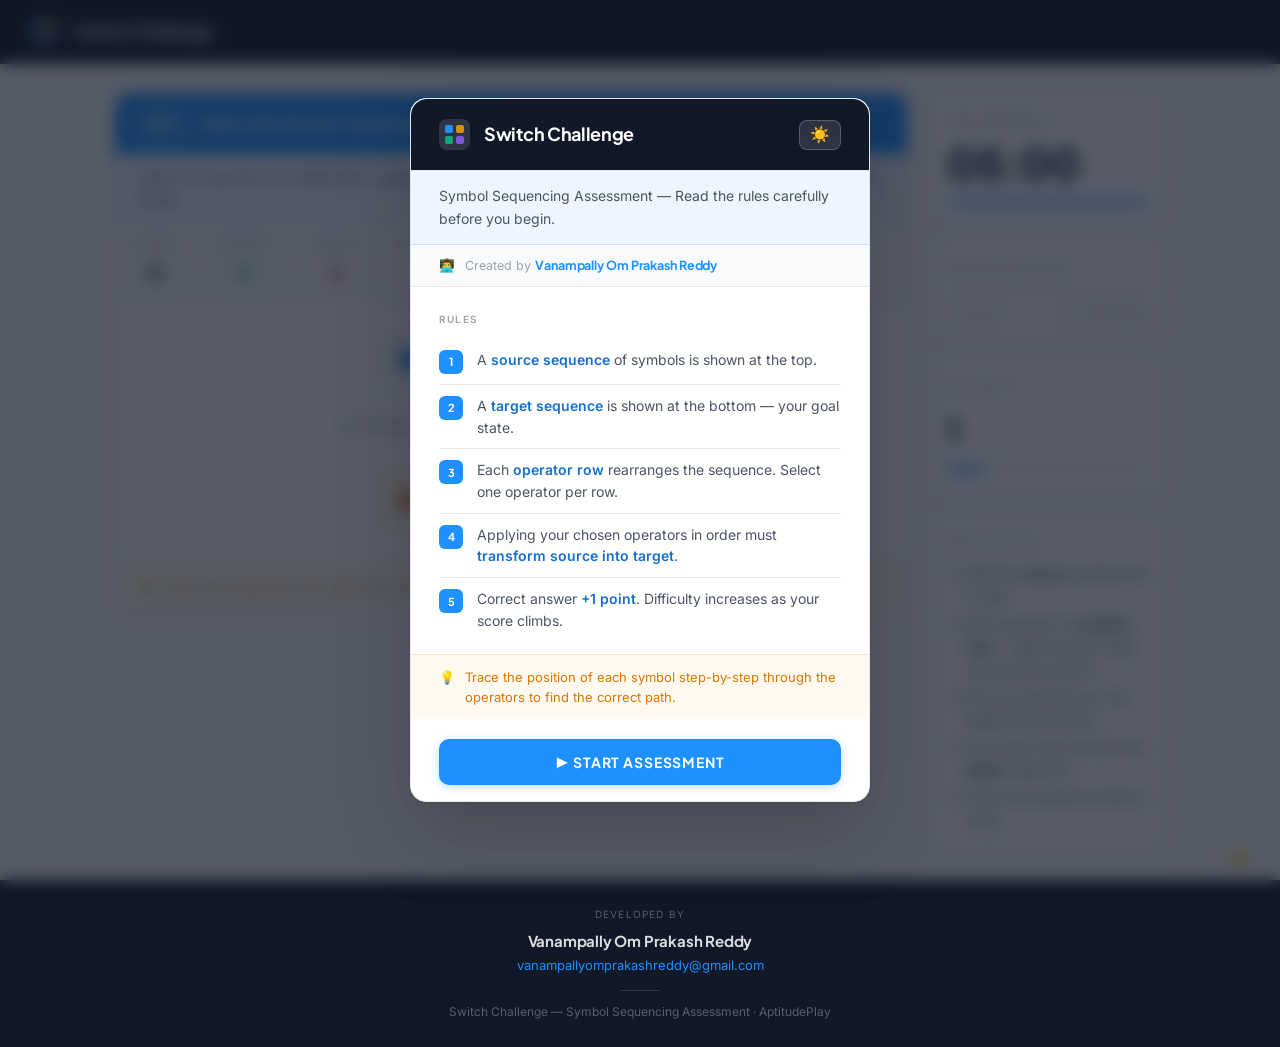
<file: games/switch-challenge/index.html>
<!DOCTYPE html>
<html lang="en">
<head>
<meta charset="UTF-8">
<meta name="viewport" content="width=device-width, initial-scale=1.0">
<title>Switch Challenge — Symbol Sequencing</title>
<link rel="preconnect" href="https://fonts.googleapis.com">
<link rel="preconnect" href="https://fonts.gstatic.com" crossorigin>
<link href="https://fonts.googleapis.com/css2?family=Plus+Jakarta+Sans:wght@400;600;700;800&family=Inter:wght@400;500;600&display=swap" rel="stylesheet">
<link rel="stylesheet" href="styles/style.css">
<link rel="stylesheet" href="styles/darkMode.css">
</head>
<body>

<!-- ════════════════════════════════════════════
     START SCREEN OVERLAY
════════════════════════════════════════════ -->
<div id="start-overlay">
  <div id="start-box">

    <!-- Header -->
    <div id="start-header">
      <div id="start-logo-badge">
        <span></span><span></span><span></span><span></span>
      </div>
      <div id="start-title">Switch Challenge</div>
      <button id="start-theme-toggle" onclick="toggleTheme()" title="Toggle dark / light mode"
        style="margin-left:auto;background:rgba(255,255,255,0.12);border:1px solid rgba(255,255,255,0.2);border-radius:8px;padding:6px 10px;font-size:16px;cursor:pointer;color:white;line-height:1;transition:background 0.2s;">☀️</button>
    </div>

    <div id="start-divider"></div>

    <div id="start-subtitle">
      Symbol Sequencing Assessment — Read the rules carefully before you begin.
    </div>

    <!-- Developer credit -->
    <div id="start-creator">
      <span>👨‍💻</span>
      <span>Created by <span class="creator-name">Vanampally Om Prakash Reddy</span></span>
    </div>

    <!-- Rules -->
    <div id="start-rules">
      <div id="start-rules-label">Rules</div>

      <div class="start-rule-row">
        <div class="rule-num">1</div>
        <div class="rule-text">A <strong>source sequence</strong> of symbols is shown at the top.</div>
      </div>
      <div class="start-rule-row">
        <div class="rule-num">2</div>
        <div class="rule-text">A <strong>target sequence</strong> is shown at the bottom — your goal state.</div>
      </div>
      <div class="start-rule-row">
        <div class="rule-num">3</div>
        <div class="rule-text">Each <strong>operator row</strong> rearranges the sequence. Select one operator per row.</div>
      </div>
      <div class="start-rule-row">
        <div class="rule-num">4</div>
        <div class="rule-text">Applying your chosen operators in order must <strong>transform source into target</strong>.</div>
      </div>
      <div class="start-rule-row">
        <div class="rule-num">5</div>
        <div class="rule-text">Correct answer <strong>+1 point</strong>. Difficulty increases as your score climbs.</div>
      </div>
    </div>

    <div id="start-hint">
      <span>💡</span>
      <span>Trace the position of each symbol step-by-step through the operators to find the correct path.</span>
    </div>

    <button id="start-btn" onclick="startGame()">▶ Start Assessment</button>

    <button id="resume-btn" onclick="resumeSavedGame()" style="display:none;
      width: calc(100% - 56px); margin: 0 28px 12px; padding: 14px;
      background: #059669; color: white; border: none; border-radius: 10px;
      font-family: 'Plus Jakarta Sans', sans-serif; font-size: 14px; font-weight: 700;
      letter-spacing: 0.06em; text-transform: uppercase; cursor: pointer;
      transition: background 0.2s, transform 0.2s;
      box-shadow: 0 2px 8px rgba(16, 185, 129, 0.3);">
      ▶ Resume Game
    </button>

    <!-- bottom padding -->
    <div style="height:8px;"></div>
  </div>
</div>

<!-- ════════════════════════════════════════════
     EXAM HEADER
════════════════════════════════════════════ -->
<div id="exam-header">
  <div id="exam-branding">
    <div id="exam-logo">
      <span></span><span></span><span></span><span></span>
    </div>
    <div id="exam-name">Switch Challenge</div>
  </div>
</div>

<!-- ════════════════════════════════════════════
     MAIN LAYOUT
════════════════════════════════════════════ -->
<div id="wrapper">

  <!-- ── Left: Question Panel ── -->
  <div id="question-panel">

    <div id="question-header">
      <div id="qnum-badge">Q <span id="q-number">1</span></div>
      <div id="question-title">Select the Correct Operators</div>
    </div>

    <div id="question-text">
      Apply one operator from <strong>each row</strong> in sequence to transform the
      <span class="hl">SOURCE</span> into the <span class="hl">TARGET</span> arrangement shown below.
    </div>

    <!-- Status Strip -->
    <div id="status-strip">
      <div class="status-item">
        <span class="status-label">Score</span>
        <span class="status-val" id="score">0</span>
      </div>
      <div class="status-divider"></div>
      <div class="status-item">
        <span class="status-label">Correct</span>
        <span class="status-val green" id="correct">0</span>
      </div>
      <div class="status-divider"></div>
      <div class="status-item">
        <span class="status-label">Wrong</span>
        <span class="status-val red" id="wrong">0</span>
      </div>
      <div class="status-divider"></div>
      <div class="status-item">
        <span class="status-label">Attempted</span>
        <span class="status-val" id="attempted">0</span>
      </div>
    </div>

    <!-- Puzzle Area -->
    <div id="puzzle-area">

      <!-- Source Pattern -->
      <div class="pattern-section">
        <div class="symbol-row" id="topPattern"></div>
      </div>

      <!-- Transform Section -->
      <div id="transform-area">
        <div id="operatorRows"></div>
      </div>

      <!-- Target Pattern -->
      <div class="pattern-section" style="margin-bottom: 20px;">
        <div class="symbol-row" id="bottomPattern"></div>
      </div>

    </div>

    <!-- Feedback / Hint Bar -->
    <div id="hint-bar">
      <span class="feedback-icon">💡</span>
      <span id="hint-text">Select one operator from each row. Your selections are applied in order from top to bottom.</span>
    </div>

  </div>

  <!-- ── Right: Side Panel ── -->
  <div id="side-panel">

    <div id="timer-card">
      <div id="timer-label">Time Remaining</div>
      <div id="timer-display">
        <span id="timer-min">05</span><span id="timer-colon">:</span><span id="timer-sec">00</span>
      </div>
      <div id="timer-bar-bg">
        <div id="timer-bar-fill"></div>
      </div>
    </div>

    <div id="progress-card">
      <div class="side-card-title">Session Progress</div>
      <div id="progress-bar-bg">
        <div id="progress-bar-fill"></div>
      </div>
      <div id="progress-label">
        <span><span id="correct-count">0</span> correct</span>
        <span>of <span id="attempted-count">0</span> attempted</span>
      </div>
    </div>

    <div id="level-card">
      <div class="side-card-title">Difficulty</div>
      <div id="level-display"><span id="level-num">1</span></div>
      <div id="level-bar-bg"><div id="level-bar-fill"></div></div>
    </div>

    <div id="instructions-card">
      <div class="side-card-title">How to Solve</div>
      <ol id="how-to">
        <li>Read the <strong>source</strong> symbols left to right.</li>
        <li>Each operator is a <strong>position map</strong> — digit N means "take symbol at position N".</li>
        <li>Pick one operator per row, applied top to bottom.</li>
        <li>Your chain must produce the <strong>target</strong> sequence.</li>
        <li>Trace one symbol at a time to verify.</li>
      </ol>
    </div>

  </div>

</div><!-- /#wrapper -->

<!-- ════════════════════════════════════════════
     END SCREEN MODAL
════════════════════════════════════════════ -->
<div id="modal-overlay" class="hidden">
  <div id="modal-box">

    <div id="modal-header">
      <div id="modal-logo">
        <span></span><span></span><span></span><span></span>
      </div>
      <div id="modal-title">Assessment Complete</div>
    </div>

    <div id="modal-divider"></div>

    <div id="result-grid">
      <div class="result-row">
        <span class="result-label">Final Score</span>
        <span class="result-val accent" id="res-score">0</span>
      </div>
      <div class="result-row">
        <span class="result-label">Difficulty Reached</span>
        <span class="result-val" id="res-level">1</span>
      </div>
      <div class="result-row">
        <span class="result-label">Total Attempted</span>
        <span class="result-val" id="res-attempts">0</span>
      </div>
      <div class="result-row">
        <span class="result-label">Correct Answers</span>
        <span class="result-val green" id="res-correct">0</span>
      </div>
      <div class="result-row">
        <span class="result-label">Wrong Answers</span>
        <span class="result-val red" id="res-wrong">0</span>
      </div>
      <div class="result-row">
        <span class="result-label">Accuracy</span>
        <span class="result-val" id="res-accuracy">—</span>
      </div>
    </div>

    <div id="modal-divider2"></div>

    <div id="accuracy-wrap">
      <div id="acc-label-row">
        <span>Accuracy</span>
        <span id="acc-pct">0%</span>
      </div>
      <div id="acc-bar-bg">
        <div id="acc-bar-fill"></div>
      </div>
    </div>

    <button id="restart-btn" onclick="restartGame()">↺ Restart Assessment</button>

  </div>
</div>

<!-- ════════════════════════════════════════════
     SCRIPTS
════════════════════════════════════════════ -->
<script src="js/puzzleGenerator.js"></script>
<script src="js/uiRenderer.js"></script>
<script src="js/game.js"></script>

<!-- Floating theme toggle (shown after overlay closes) -->
<button id="theme-toggle" onclick="toggleTheme()" title="Toggle dark / light mode">☀️</button>

<script>
  /* ── Theme helpers ── */
  function applyTheme(theme) {
    document.documentElement.setAttribute('data-theme', theme);
    const icon = theme === 'dark' ? '🌙' : '☀️';
    const t1 = document.getElementById('start-theme-toggle');
    const t2 = document.getElementById('theme-toggle');
    if (t1) t1.innerText = icon;
    if (t2) t2.innerText = icon;
    localStorage.setItem('theme', theme);
  }

  function toggleTheme() {
    const current = document.documentElement.getAttribute('data-theme');
    applyTheme(current === 'dark' ? 'light' : 'dark');
  }

  /* Apply saved theme immediately */
  (function () {
    const saved = localStorage.getItem('theme') || 'light';
    applyTheme(saved);
  })();

  /* ── Resume / New Game logic ── */
  window.addEventListener('DOMContentLoaded', () => {
    const saved = localStorage.getItem('switchChallenge_state');
    if (saved) {
      try {
        const s = JSON.parse(saved);
        if (s && s.gameStarted) {
          const resumeBtn = document.getElementById('resume-btn');
          const startBtn  = document.getElementById('start-btn');
          if (resumeBtn) resumeBtn.style.display = 'block';
          if (startBtn) {
            startBtn.textContent = '↺ New Game (reset progress)';
            startBtn.style.background = '#6B7280';
            startBtn.style.boxShadow = 'none';
          }
        }
      } catch (e) { /* malformed save — ignore */ }
    }
  });

  function resumeSavedGame() {
    document.getElementById('start-overlay').classList.add('hidden');
  }

  function startGame() {
    try { localStorage.removeItem('switchChallenge_state'); } catch(e) {}
    document.getElementById('start-overlay').classList.add('hidden');
    if (typeof initGame === 'function') initGame();
  }
</script>

<!-- ════════════════════════════════════════════
     PAGE FOOTER
════════════════════════════════════════════ -->
<footer id="page-footer">
  <div class="footer-dev-label">Developed by</div>
  <div class="footer-dev-name">Vanampally Om Prakash Reddy</div>
  <div class="footer-dev-email">
    <a href="mailto:vanampallyomprakashreddy@gmail.com">vanampallyomprakashreddy@gmail.com</a>
  </div>
  <div><span class="footer-divider"></span></div>
  <div class="footer-product">Switch Challenge — Symbol Sequencing Assessment · AptitudePlay</div>
</footer>

</body>
</html>
</file>
<file: styles.css>
/* ═══════════════════════════════════════════════════════════
   APTITUDEPLAY — styles.css
   Clean, Modern, Animated Landing Page
═══════════════════════════════════════════════════════════ */

/* ── Google Fonts fallback ── */
@import url('https://fonts.googleapis.com/css2?family=Plus+Jakarta+Sans:wght@400;600;700;800&family=Inter:wght@400;500;600&display=swap');

/* ── CSS Variables (Light Theme) ── */
:root {
    --blue:       #1E90FF;
    --blue-dark:  #1570D0;
    --amber:      #F59E0B;
    --purple:     #8B5CF6;
    --teal:       #10B981;
    --success:    #059669;

    --bg:         #FFFFFF;
    --bg-section: #F9FAFB;
    --border:     #E5E7EB;
    --card-bg:    #FFFFFF;
    --card-border:#E5E7EB;

    --text-mega:  #111827;
    --text-h:     #1F2937;
    --text-body:  #4B5563;
    --text-sub:   #9CA3AF;

    --nav-bg:     rgba(255,255,255,0.85);
    --nav-border: #E5E7EB;

    --shadow-sm:  0 1px 3px rgba(0,0,0,0.06), 0 1px 2px rgba(0,0,0,0.04);
    --shadow-card:0 4px 12px rgba(0,0,0,0.05), 0 1px 3px rgba(0,0,0,0.04);
    --shadow-hover:0 16px 40px rgba(0,0,0,0.10);

    --radius:     16px;
    --radius-sm:  10px;

    --font-display:'Plus Jakarta Sans', sans-serif;
    --font-body:  'Inter', sans-serif;

    --transition: 0.22s cubic-bezier(0.4, 0, 0.2, 1);
}

/* ── Dark Theme ── */
[data-theme="dark"] {
    --bg:         #0B1120;
    --bg-section: #111827;
    --border:     #1F2937;
    --card-bg:    #1F2937;
    --card-border:#374151;

    --text-mega:  #F9FAFB;
    --text-h:     #F3F4F6;
    --text-body:  #D1D5DB;
    --text-sub:   #6B7280;

    --nav-bg:     rgba(17, 24, 39, 0.85);
    --nav-border: #1F2937;

    --shadow-sm:  0 1px 3px rgba(0,0,0,0.3);
    --shadow-card:0 4px 16px rgba(0,0,0,0.25);
    --shadow-hover:0 20px 50px rgba(0,0,0,0.5);
}

/* ── Reset & Base ── */
*, *::before, *::after { box-sizing: border-box; margin: 0; padding: 0; }

html { scroll-behavior: smooth; }

body {
    font-family: var(--font-body);
    background: var(--bg);
    color: var(--text-body);
    font-size: 16px;
    line-height: 1.6;
    -webkit-font-smoothing: antialiased;
    transition: background 0.3s, color 0.3s;
}

.hidden { display: none !important; }

/* ── Section Wrapper ── */
.section-inner {
    max-width: 1200px;
    margin: 0 auto;
    padding: 0 24px;
}

/* ═══════════════════════════════════════════════════════════
   SCROLL ANIMATIONS
═══════════════════════════════════════════════════════════ */
[data-aos] {
    opacity: 0;
    transform: translateY(28px);
    transition: opacity 0.6s ease, transform 0.6s ease;
}
[data-aos="fade-left"] {
    transform: translateX(32px);
}
[data-aos="fade-right"] {
    transform: translateX(-32px);
}
[data-aos].aos-animate {
    opacity: 1;
    transform: translate(0, 0);
}

/* ═══════════════════════════════════════════════════════════
   NAVIGATION
═══════════════════════════════════════════════════════════ */
#navbar {
    position: fixed;
    top: 0; left: 0; right: 0;
    z-index: 100;
    background: var(--nav-bg);
    backdrop-filter: blur(16px);
    -webkit-backdrop-filter: blur(16px);
    border-bottom: 1px solid transparent;
    transition: border-color var(--transition), box-shadow var(--transition), background var(--transition);
}

#navbar.scrolled {
    border-bottom-color: var(--nav-border);
    box-shadow: 0 1px 16px rgba(0,0,0,0.07);
}

.nav-inner {
    max-width: 1200px;
    margin: 0 auto;
    padding: 0 24px;
    height: 64px;
    display: flex;
    align-items: center;
    gap: 32px;
}

.nav-logo {
    display: flex;
    align-items: center;
    gap: 10px;
    text-decoration: none;
    color: inherit;
    flex-shrink: 0;
}

.logo-icon { display: flex; align-items: center; }

.logo-text {
    font-family: var(--font-display);
    font-weight: 700;
    font-size: 18px;
    color: var(--text-h);
    letter-spacing: -0.3px;
}

.nav-links {
    display: flex;
    align-items: center;
    gap: 4px;
    flex: 1;
}

.nav-link {
    font-family: var(--font-body);
    font-size: 14px;
    font-weight: 500;
    color: var(--text-body);
    text-decoration: none;
    padding: 6px 14px;
    border-radius: 8px;
    transition: color var(--transition), background var(--transition);
}
.nav-link:hover { color: var(--text-h); background: var(--bg-section); }

.nav-actions {
    display: flex;
    align-items: center;
    gap: 12px;
    flex-shrink: 0;
}

.theme-toggle {
    width: 36px; height: 36px;
    border-radius: 8px;
    border: 1px solid var(--border);
    background: var(--card-bg);
    color: var(--text-body);
    cursor: pointer;
    display: flex; align-items: center; justify-content: center;
    transition: border-color var(--transition), background var(--transition), color var(--transition);
}
.theme-toggle:hover { color: var(--text-h); border-color: var(--text-sub); }

[data-theme="light"] .moon-icon { display: none; }
[data-theme="dark"]  .sun-icon  { display: none; }

.mobile-menu-btn {
    display: none;
    flex-direction: column;
    justify-content: center;
    gap: 5px;
    width: 36px; height: 36px;
    background: none; border: none; cursor: pointer; padding: 4px;
}
.mobile-menu-btn span {
    display: block; height: 2px; background: var(--text-h);
    border-radius: 2px; transition: all 0.25s;
}
.mobile-menu-btn.active span:nth-child(1) { transform: translateY(7px) rotate(45deg); }
.mobile-menu-btn.active span:nth-child(2) { opacity: 0; }
.mobile-menu-btn.active span:nth-child(3) { transform: translateY(-7px) rotate(-45deg); }

.mobile-menu {
    display: none;
    flex-direction: column;
    padding: 12px 24px 20px;
    border-top: 1px solid var(--border);
    background: var(--nav-bg);
    backdrop-filter: blur(16px);
    gap: 4px;
}
.mobile-menu.open { display: flex; }
.mobile-link {
    font-size: 15px; font-weight: 500; color: var(--text-body);
    text-decoration: none; padding: 10px 4px; border-radius: 8px;
    transition: color var(--transition);
}
.mobile-link:hover { color: var(--text-h); }
.mobile-cta { margin-top: 8px; text-align: center; }

/* ═══════════════════════════════════════════════════════════
   BUTTONS
═══════════════════════════════════════════════════════════ */
.btn-primary {
    display: inline-flex;
    align-items: center;
    gap: 8px;
    background: var(--blue);
    color: #fff;
    font-family: var(--font-body);
    font-size: 14px;
    font-weight: 600;
    letter-spacing: 0.04em;
    text-transform: uppercase;
    text-decoration: none;
    padding: 10px 22px;
    border-radius: 10px;
    border: none;
    cursor: pointer;
    transition: background var(--transition), transform var(--transition), box-shadow var(--transition);
    box-shadow: 0 2px 8px rgba(30,144,255,0.25);
}
.btn-primary:hover {
    background: var(--blue-dark);
    transform: translateY(-1px);
    box-shadow: 0 6px 20px rgba(30,144,255,0.35);
}
.btn-primary:active { transform: translateY(0); }

.btn-secondary {
    display: inline-flex;
    align-items: center;
    gap: 8px;
    background: transparent;
    color: var(--text-h);
    font-family: var(--font-body);
    font-size: 14px;
    font-weight: 600;
    letter-spacing: 0.04em;
    text-transform: uppercase;
    text-decoration: none;
    padding: 10px 22px;
    border-radius: 10px;
    border: 1.5px solid var(--border);
    cursor: pointer;
    transition: border-color var(--transition), background var(--transition), transform var(--transition);
}
.btn-secondary:hover {
    border-color: var(--text-sub);
    background: var(--bg-section);
    transform: translateY(-1px);
}

.btn-lg { padding: 13px 28px; font-size: 15px; border-radius: 12px; }

/* ═══════════════════════════════════════════════════════════
   HERO SECTION
═══════════════════════════════════════════════════════════ */
.hero {
    padding: 130px 0 80px;
    position: relative;
    overflow: hidden;
}

/* Subtle background glow */
.hero::before {
    content: '';
    position: absolute;
    top: -120px; left: 50%;
    transform: translateX(-50%);
    width: 900px; height: 600px;
    background: radial-gradient(ellipse at 50% 30%, rgba(30,144,255,0.07) 0%, transparent 70%);
    pointer-events: none;
}

[data-theme="dark"] .hero::before {
    background: radial-gradient(ellipse at 50% 30%, rgba(30,144,255,0.12) 0%, transparent 70%);
}

.hero-inner {
    max-width: 1200px;
    margin: 0 auto;
    padding: 0 24px;
    display: grid;
    grid-template-columns: 1fr 1fr;
    gap: 64px;
    align-items: center;
}

.hero-badge {
    display: inline-flex;
    align-items: center;
    gap: 8px;
    background: rgba(30,144,255,0.08);
    border: 1px solid rgba(30,144,255,0.2);
    color: var(--blue);
    font-size: 13px;
    font-weight: 600;
    padding: 6px 14px;
    border-radius: 100px;
    margin-bottom: 24px;
    cursor: default;
    transition: background var(--transition);
}
.hero-badge:hover { background: rgba(30,144,255,0.13); }

.badge-dot {
    width: 7px; height: 7px;
    background: var(--blue);
    border-radius: 50%;
    animation: pulseDot 2s ease-in-out infinite;
}
@keyframes pulseDot {
    0%, 100% { opacity: 1; transform: scale(1); }
    50% { opacity: 0.5; transform: scale(0.75); }
}

.hero-heading {
    font-family: var(--font-display);
    font-size: clamp(40px, 5vw, 56px);
    font-weight: 800;
    line-height: 1.1;
    letter-spacing: -1.5px;
    color: var(--text-mega);
    margin-bottom: 20px;
}

.hero-subtext {
    font-size: 17px;
    color: var(--text-body);
    line-height: 1.65;
    max-width: 480px;
    margin-bottom: 36px;
}

.hero-ctas {
    display: flex;
    gap: 12px;
    flex-wrap: wrap;
    margin-bottom: 36px;
}

.social-proof {
    display: flex;
    align-items: center;
    gap: 12px;
}

.avatar-stack {
    display: flex;
    align-items: center;
}
.avatar {
    width: 32px; height: 32px;
    border-radius: 50%;
    border: 2px solid var(--bg);
    margin-left: -8px;
}
.avatar:first-child { margin-left: 0; }
.av1 { background: linear-gradient(135deg, #667eea, #764ba2); }
.av2 { background: linear-gradient(135deg, #f093fb, #f5576c); }
.av3 { background: linear-gradient(135deg, #4facfe, #00f2fe); }
.av4 { background: linear-gradient(135deg, #43e97b, #38f9d7); }
.av5 { background: linear-gradient(135deg, #fa709a, #fee140); }

.proof-text {
    font-size: 14px;
    color: var(--text-sub);
}
.proof-text strong { color: var(--text-body); }

/* ── Hero SVG Animation ── */
.hero-visual {
    display: flex;
    align-items: center;
    justify-content: center;
}

.hero-animation-wrap {
    position: relative;
    width: 100%;
    max-width: 460px;
    aspect-ratio: 1;
}

.hero-svg {
    width: 100%; height: 100%;
    overflow: visible;
}

.orbit-ring {
    transform-origin: 240px 240px;
}
.orbit-1 { animation: rotateRing 18s linear infinite; }
.orbit-2 { animation: rotateRing 12s linear infinite reverse; }
.orbit-3 { animation: rotateRing 8s linear infinite; }

@keyframes rotateRing {
    from { transform: rotate(0deg); }
    to   { transform: rotate(360deg); }
}

.orbit-node { transform-origin: 240px 240px; }
.node-amber { animation: orbitNode 9s linear infinite; }
.node-purple { animation: orbitNode 9s linear infinite; animation-delay: -3s; }
.node-teal   { animation: orbitNode 9s linear infinite; animation-delay: -6s; }

@keyframes orbitNode {
    from { transform: rotate(0deg)   translateX(0); }
    to   { transform: rotate(360deg) translateX(0); }
}

.pulse-core {
    animation: pulseAura 3s ease-in-out infinite;
    transform-origin: 240px 240px;
}
@keyframes pulseAura {
    0%, 100% { r: 30; opacity: 0.12; }
    50% { r: 42; opacity: 0.06; }
}

.particle { animation: floatParticle 4s ease-in-out infinite; }
.p1 { animation-delay: 0s; }
.p2 { animation-delay: 0.8s; }
.p3 { animation-delay: 1.6s; }
.p4 { animation-delay: 2.4s; }
.p5 { animation-delay: 3.2s; }
@keyframes floatParticle {
    0%, 100% { transform: translateY(0); }
    50% { transform: translateY(-8px); }
}

/* ═══════════════════════════════════════════════════════════
   SECTION SHARED STYLES
═══════════════════════════════════════════════════════════ */
.section-label {
    font-size: 13px;
    font-weight: 600;
    letter-spacing: 0.1em;
    text-transform: uppercase;
    color: var(--blue);
    margin-bottom: 10px;
}
.section-title {
    font-family: var(--font-display);
    font-size: clamp(28px, 4vw, 36px);
    font-weight: 700;
    letter-spacing: -0.8px;
    line-height: 1.15;
    color: var(--text-h);
    margin-bottom: 14px;
}
.section-desc {
    font-size: 16px;
    color: var(--text-body);
    max-width: 560px;
    line-height: 1.65;
}
.section-header {
    text-align: center;
    margin-bottom: 56px;
}
.section-header .section-desc { margin: 0 auto; }

/* ═══════════════════════════════════════════════════════════
   GAMES SECTION
═══════════════════════════════════════════════════════════ */
.games-section {
    padding: 96px 0;
    background: var(--bg-section);
    position: relative;
}

.games-section::before {
    content: '';
    position: absolute;
    top: 0; left: 0; right: 0;
    height: 1px;
    background: var(--border);
}

.games-grid {
    display: grid;
    grid-template-columns: repeat(3, 1fr);
    gap: 24px;
}

/* ── Game Card ── */
.game-card {
    background: var(--card-bg);
    border: 1px solid var(--card-border);
    border-radius: var(--radius);
    padding: 28px 28px 24px;
    position: relative;
    overflow: hidden;
    cursor: pointer;
    display: flex;
    flex-direction: column;
    gap: 20px;
    transition:
        transform var(--transition),
        box-shadow var(--transition),
        border-color var(--transition);
    box-shadow: var(--shadow-card);
}

.game-card::before {
    content: '';
    position: absolute;
    inset: 0;
    border-radius: var(--radius);
    opacity: 0;
    transition: opacity var(--transition);
    pointer-events: none;
}

.game-card:hover {
    transform: translateY(-8px);
    box-shadow: var(--shadow-hover);
}

/* Amber glow on hover */
.game-card:has(.accent-amber):hover { border-color: rgba(245,158,11,0.4); }
.game-card:has(.accent-amber):hover::before {
    box-shadow: inset 0 0 0 1px rgba(245,158,11,0.2);
    background: rgba(245,158,11,0.03);
    opacity: 1;
}
[data-theme="dark"] .game-card:has(.accent-amber):hover {
    box-shadow: 0 20px 50px rgba(0,0,0,0.5), 0 0 0 1px rgba(245,158,11,0.25), 0 0 60px rgba(245,158,11,0.08);
}

/* Purple glow on hover */
.game-card:has(.accent-purple):hover { border-color: rgba(139,92,246,0.4); }
.game-card:has(.accent-purple):hover::before {
    box-shadow: inset 0 0 0 1px rgba(139,92,246,0.2);
    background: rgba(139,92,246,0.03);
    opacity: 1;
}
[data-theme="dark"] .game-card:has(.accent-purple):hover {
    box-shadow: 0 20px 50px rgba(0,0,0,0.5), 0 0 0 1px rgba(139,92,246,0.25), 0 0 60px rgba(139,92,246,0.08);
}

/* Teal glow on hover */
.game-card:has(.accent-teal):hover { border-color: rgba(16,185,129,0.4); }
.game-card:has(.accent-teal):hover::before {
    box-shadow: inset 0 0 0 1px rgba(16,185,129,0.2);
    background: rgba(16,185,129,0.03);
    opacity: 1;
}
[data-theme="dark"] .game-card:has(.accent-teal):hover {
    box-shadow: 0 20px 50px rgba(0,0,0,0.5), 0 0 0 1px rgba(16,185,129,0.25), 0 0 60px rgba(16,185,129,0.08);
}

/* Accent stripe top */
.card-accent {
    position: absolute;
    top: 0; left: 28px; right: 28px;
    height: 3px;
    border-radius: 0 0 4px 4px;
}
.accent-amber  { background: var(--amber); }
.accent-purple { background: var(--purple); }
.accent-teal   { background: var(--teal); }

/* Featured card */
.card-featured {
    border-color: rgba(139,92,246,0.25);
    background: linear-gradient(160deg, var(--card-bg) 0%, rgba(139,92,246,0.03) 100%);
}

.featured-badge {
    position: absolute;
    top: 16px; right: 16px;
    background: var(--purple);
    color: #fff;
    font-size: 11px;
    font-weight: 600;
    letter-spacing: 0.06em;
    text-transform: uppercase;
    padding: 4px 10px;
    border-radius: 100px;
}

/* Icon wrap */
.card-icon-wrap {
    width: 60px; height: 60px;
    border-radius: 14px;
    display: flex; align-items: center; justify-content: center;
    flex-shrink: 0;
    transition: transform var(--transition);
}
.game-card:hover .card-icon-wrap { transform: scale(1.08); }

.icon-amber  { background: rgba(245,158,11,0.1);  color: var(--amber); }
.icon-purple { background: rgba(139,92,246,0.1);  color: var(--purple); }
.icon-teal   { background: rgba(16,185,129,0.1);  color: var(--teal); }

[data-theme="dark"] .icon-amber  { background: rgba(245,158,11,0.15); }
[data-theme="dark"] .icon-purple { background: rgba(139,92,246,0.15); }
[data-theme="dark"] .icon-teal   { background: rgba(16,185,129,0.15); }

/* Card body */
.card-body { flex: 1; }
.card-title {
    font-family: var(--font-display);
    font-size: 19px;
    font-weight: 700;
    color: var(--text-h);
    margin-bottom: 8px;
    letter-spacing: -0.3px;
}
.card-desc {
    font-size: 14px;
    color: var(--text-body);
    line-height: 1.6;
    margin-bottom: 16px;
}

/* Tags */
.card-tags { display: flex; gap: 6px; flex-wrap: wrap; }
.tag {
    font-size: 12px;
    font-weight: 500;
    color: var(--text-sub);
    background: var(--bg-section);
    border: 1px solid var(--border);
    padding: 3px 10px;
    border-radius: 100px;
}

/* Card footer */
.card-footer {
    display: flex;
    align-items: center;
    justify-content: space-between;
    padding-top: 16px;
    border-top: 1px solid var(--border);
}

.card-difficulty {
    display: flex;
    align-items: center;
    gap: 4px;
}
.diff-dot {
    width: 8px; height: 8px;
    border-radius: 50%;
    background: var(--text-sub);
}
.diff-dot.inactive { background: var(--border); }
.diff-label {
    font-size: 12px;
    font-weight: 500;
    color: var(--text-sub);
    margin-left: 6px;
}

/* Play button */
.card-play-btn {
    display: inline-flex;
    align-items: center;
    gap: 6px;
    font-family: var(--font-body);
    font-size: 14px;
    font-weight: 600;
    border: none;
    background: none;
    cursor: pointer;
    padding: 6px 0;
    border-radius: 6px;
    transition: gap var(--transition), color var(--transition);
}
.btn-play-amber { color: var(--amber); }
.btn-play-purple { color: var(--purple); }
.btn-play-teal  { color: var(--teal); }
.card-play-btn:hover { gap: 10px; }
.card-play-btn svg { transition: transform var(--transition); }
.card-play-btn:hover svg { transform: translateX(3px); }

/* ═══════════════════════════════════════════════════════════
   HOW IT WORKS SECTION
═══════════════════════════════════════════════════════════ */
.how-section {
    padding: 96px 0;
    background: var(--bg);
    position: relative;
}
.how-section::before, .how-section::after {
    content: '';
    position: absolute;
    left: 0; right: 0;
    height: 1px;
    background: var(--border);
}
.how-section::before { top: 0; }
.how-section::after  { bottom: 0; }

.steps-wrap { position: relative; }
.steps-grid {
    display: grid;
    grid-template-columns: repeat(3, 1fr);
    gap: 24px;
}

/* Connector line */
.steps-connector {
    position: absolute;
    top: 54px;
    left: calc(16.6% + 32px);
    right: calc(16.6% + 32px);
    z-index: 0;
}
.connector-line {
    height: 1px;
    background: var(--border);
    background-image: repeating-linear-gradient(
        to right,
        var(--blue) 0, var(--blue) 8px,
        transparent 8px, transparent 16px
    );
    animation: dashMove 2s linear infinite;
}
@keyframes dashMove {
    from { background-position: 0 0; }
    to   { background-position: 32px 0; }
}

.step {
    position: relative;
    z-index: 1;
    text-align: center;
    padding: 28px 24px;
    background: var(--bg);
}
.step-number {
    font-family: var(--font-display);
    font-size: 11px;
    font-weight: 700;
    letter-spacing: 0.15em;
    color: var(--blue);
    margin-bottom: 16px;
    text-transform: uppercase;
}
.step-icon-wrap {
    width: 64px; height: 64px;
    border-radius: 16px;
    background: var(--bg-section);
    border: 1px solid var(--border);
    display: flex; align-items: center; justify-content: center;
    margin: 0 auto 20px;
    color: var(--text-h);
    transition: background var(--transition), border-color var(--transition), transform var(--transition);
}
.step:hover .step-icon-wrap {
    background: rgba(30,144,255,0.07);
    border-color: rgba(30,144,255,0.25);
    transform: scale(1.05);
    color: var(--blue);
}
.step-title {
    font-family: var(--font-display);
    font-size: 18px;
    font-weight: 700;
    color: var(--text-h);
    margin-bottom: 10px;
    letter-spacing: -0.3px;
}
.step-desc {
    font-size: 14px;
    color: var(--text-body);
    line-height: 1.65;
}

/* ═══════════════════════════════════════════════════════════
   WHY PRACTICE SECTION
═══════════════════════════════════════════════════════════ */
.why-section {
    padding: 96px 0;
    background: var(--bg-section);
}

.why-grid {
    display: grid;
    grid-template-columns: 1fr 1fr;
    gap: 80px;
    align-items: center;
}

.why-content .section-desc { max-width: 440px; margin-bottom: 24px; }

.why-list {
    list-style: none;
    display: flex;
    flex-direction: column;
    gap: 14px;
    margin-bottom: 32px;
}
.why-list li {
    display: flex;
    align-items: flex-start;
    gap: 10px;
    font-size: 15px;
    color: var(--text-body);
}
.why-icon {
    flex-shrink: 0;
    margin-top: 2px;
}

/* Stat cards grid */
.stat-cards {
    display: grid;
    grid-template-columns: 1fr 1fr;
    gap: 16px;
}
.stat-card {
    background: var(--card-bg);
    border: 1px solid var(--card-border);
    border-radius: var(--radius);
    padding: 28px 24px;
    text-align: center;
    transition: transform var(--transition), box-shadow var(--transition);
    box-shadow: var(--shadow-card);
}
.stat-card:hover {
    transform: translateY(-4px);
    box-shadow: var(--shadow-hover);
}
.stat-num {
    font-family: var(--font-display);
    font-size: 36px;
    font-weight: 800;
    letter-spacing: -1px;
    line-height: 1;
    margin-bottom: 6px;
}
.stat-label {
    font-size: 13px;
    color: var(--text-sub);
    font-weight: 500;
}

/* ═══════════════════════════════════════════════════════════
   FOOTER
═══════════════════════════════════════════════════════════ */
.footer {
    padding: 40px 0;
    border-top: 1px solid var(--border);
    background: var(--bg);
}
.footer-inner {
    display: flex;
    flex-direction: column;
    align-items: center;
    gap: 8px;
    text-align: center;
}
.footer-logo {
    display: flex; align-items: center; gap: 8px;
    margin-bottom: 4px;
}
.footer-tagline {
    font-size: 14px; color: var(--text-sub); font-weight: 500;
}
.footer-copy {
    font-size: 13px; color: var(--text-sub);
}

/* ═══════════════════════════════════════════════════════════
   GAME VIEW (in-app iframe experience)
═══════════════════════════════════════════════════════════ */
#game-view {
    width: 100vw;
    height: 100vh;
    display: flex;
    flex-direction: column;
    background: var(--bg);
}

#top-bar {
    height: 58px;
    background: var(--card-bg);
    border-bottom: 1px solid var(--border);
    display: flex;
    align-items: center;
    padding: 0 20px;
    gap: 16px;
    flex-shrink: 0;
}

#back-btn {
    display: inline-flex;
    align-items: center;
    gap: 7px;
    padding: 8px 16px;
    background: var(--bg-section);
    border: 1px solid var(--border);
    border-radius: 8px;
    color: var(--text-h);
    font-family: var(--font-body);
    font-size: 14px;
    font-weight: 500;
    cursor: pointer;
    transition: background var(--transition), border-color var(--transition), transform var(--transition);
    flex-shrink: 0;
}
#back-btn:hover {
    background: var(--border);
    transform: translateX(-2px);
}

#game-title {
    font-family: var(--font-display);
    font-size: 16px;
    font-weight: 700;
    color: var(--text-h);
    flex: 1;
}
.top-bar-spacer { flex: 1; }

#frame-wrapper {
    flex: 1;
    position: relative;
    overflow: hidden;
}

#game-frame {
    width: 100%; height: 100%;
    border: none;
    background: #fff;
    display: block;
}

/* Error overlay */
#error-overlay {
    position: absolute;
    inset: 0;
    background: rgba(0,0,0,0.7);
    backdrop-filter: blur(8px);
    display: flex;
    align-items: center;
    justify-content: center;
    z-index: 10;
}

#error-box {
    background: var(--card-bg);
    border: 1px solid var(--card-border);
    border-radius: var(--radius);
    padding: 48px 40px;
    max-width: 460px;
    text-align: center;
    box-shadow: 0 32px 80px rgba(0,0,0,0.3);
}
.error-icon { font-size: 36px; margin-bottom: 16px; }
#error-box h2 {
    font-family: var(--font-display);
    font-size: 20px; font-weight: 700;
    color: var(--text-h);
    margin-bottom: 12px;
}
#error-box p {
    font-size: 14px;
    color: var(--text-body);
    line-height: 1.65;
    margin-bottom: 28px;
}
#error-back-btn {
    display: inline-flex;
    align-items: center;
    gap: 8px;
    background: var(--blue);
    color: #fff;
    font-family: var(--font-body);
    font-size: 14px; font-weight: 600;
    padding: 11px 24px;
    border-radius: 10px;
    border: none;
    cursor: pointer;
    transition: background var(--transition), transform var(--transition);
    box-shadow: 0 2px 8px rgba(30,144,255,0.3);
}
#error-back-btn:hover {
    background: var(--blue-dark);
    transform: translateY(-1px);
}

/* ═══════════════════════════════════════════════════════════
   RESPONSIVE
═══════════════════════════════════════════════════════════ */
@media (max-width: 1024px) {
    .hero-inner { gap: 40px; }
    .games-grid { grid-template-columns: repeat(3, 1fr); gap: 16px; }
    .why-grid { gap: 48px; }
}

@media (max-width: 900px) {
    .nav-links { display: none; }
    .nav-cta   { display: none; }
    .theme-toggle { display: flex; }
    .mobile-menu-btn { display: flex; }

    .hero-inner {
        grid-template-columns: 1fr;
        gap: 48px;
        text-align: center;
    }
    .hero-content { align-items: center; display: flex; flex-direction: column; }
    .hero-ctas { justify-content: center; }
    .social-proof { justify-content: center; }
    .hero-subtext { max-width: 520px; }
    .hero-animation-wrap { max-width: 360px; }

    .games-grid { grid-template-columns: 1fr; max-width: 440px; margin: 0 auto; }

    .steps-grid { grid-template-columns: 1fr; gap: 0; }
    .steps-connector { display: none; }
    .step { padding: 20px 16px; text-align: left; display: flex; flex-direction: column; align-items: flex-start; }
    .step-icon-wrap { margin: 0 0 16px; }

    .why-grid { grid-template-columns: 1fr; gap: 40px; }
    .why-content .section-desc { max-width: 100%; }

    .stat-cards { grid-template-columns: 1fr 1fr; }
}

@media (max-width: 560px) {
    .hero { padding: 100px 0 60px; }
    .games-section, .how-section, .why-section { padding: 64px 0; }
    .section-inner { padding: 0 16px; }
    .games-grid { max-width: 100%; }
    .hero-ctas { flex-direction: column; align-items: center; }
    .btn-lg { width: 100%; justify-content: center; }
    .stat-cards { grid-template-columns: 1fr 1fr; }
}

/* ═══════════════════════════════════════
   CONTACT SECTION STYLES
═══════════════════════════════════════ */

/* Contact Navigation Link */
.contact-nav-link {
    display: inline-flex;
    align-items: center;
    gap: 6px;
    position: relative;
}

.nav-link-icon {
    display: inline-flex;
    align-items: center;
    opacity: 0.7;
    transition: all 0.3s ease;
}

.contact-nav-link:hover .nav-link-icon {
    opacity: 1;
    transform: translateY(-1px);
    color: #1E90FF;
}

/* Contact Section */
.contact-section {
    padding: 80px 0;
    background: #F9FAFB;
    position: relative;
    overflow: hidden;
}

[data-theme="dark"] .contact-section {
    background: #111827;
}

.contact-section::before {
    content: '';
    position: absolute;
    top: -50%;
    left: -10%;
    width: 300px;
    height: 300px;
    border-radius: 50%;
    background: radial-gradient(circle, rgba(30, 144, 255, 0.08) 0%, transparent 70%);
    animation: contactFloat 8s ease-in-out infinite;
}

.contact-section::after {
    content: '';
    position: absolute;
    bottom: -30%;
    right: -5%;
    width: 250px;
    height: 250px;
    border-radius: 50%;
    background: radial-gradient(circle, rgba(139, 92, 246, 0.06) 0%, transparent 70%);
    animation: contactFloat 10s ease-in-out infinite reverse;
}

@keyframes contactFloat {
    0%, 100% { transform: translate(0, 0) scale(1); }
    50% { transform: translate(15px, -20px) scale(1.05); }
}

.contact-wrapper {
    max-width: 600px;
    margin: 0 auto;
    text-align: center;
    position: relative;
    z-index: 1;
}

/* Contact Header */
.contact-header {
    margin-bottom: 40px;
}

.contact-icon-animated {
    display: inline-flex;
    align-items: center;
    justify-content: center;
    width: 60px;
    height: 60px;
    border-radius: 50%;
    background: linear-gradient(135deg, #1E90FF 0%, #8B5CF6 100%);
    color: white;
    margin-bottom: 20px;
    animation: iconPulse 3s ease-in-out infinite;
    box-shadow: 0 8px 24px rgba(30, 144, 255, 0.25);
}

@keyframes iconPulse {
    0%, 100% { 
        box-shadow: 0 8px 24px rgba(30, 144, 255, 0.25);
        transform: scale(1);
    }
    50% { 
        box-shadow: 0 12px 32px rgba(30, 144, 255, 0.4);
        transform: scale(1.05);
    }
}

.contact-title {
    font-family: 'Plus Jakarta Sans', sans-serif;
    font-size: 32px;
    font-weight: 700;
    color: #1F2937;
    margin: 0 0 8px 0;
}

[data-theme="dark"] .contact-title {
    color: #F9FAFB;
}

.contact-subtitle {
    font-size: 16px;
    color: #6B7280;
    margin: 0;
}

[data-theme="dark"] .contact-subtitle {
    color: #9CA3AF;
}

/* Contact Card */
.contact-card {
    background: #FFFFFF;
    border-radius: 16px;
    padding: 48px 32px;
    box-shadow: 0 4px 24px rgba(0, 0, 0, 0.06);
    border: 1px solid #E5E7EB;
    position: relative;
    overflow: hidden;
    transition: all 0.4s cubic-bezier(0.4, 0, 0.2, 1);
}

[data-theme="dark"] .contact-card {
    background: #1F2937;
    border-color: #374151;
    box-shadow: 0 4px 24px rgba(0, 0, 0, 0.2);
}

.contact-card:hover {
    transform: translateY(-4px);
    box-shadow: 0 12px 40px rgba(0, 0, 0, 0.1);
}

[data-theme="dark"] .contact-card:hover {
    box-shadow: 0 12px 40px rgba(0, 0, 0, 0.3);
}

/* Animated Glow Border Effect */
.contact-card-glow {
    position: absolute;
    top: -2px;
    left: 50%;
    transform: translateX(-50%);
    width: 40%;
    height: 2px;
    background: linear-gradient(90deg, 
        transparent, 
        #1E90FF, 
        #8B5CF6, 
        #F59E0B, 
        #10B981, 
        transparent
    );
    background-size: 200% 100%;
    animation: glowSlide 4s linear infinite;
    border-radius: 2px;
}

@keyframes glowSlide {
    0% { background-position: 200% 0; }
    100% { background-position: -200% 0; }
}

/* Avatar */
.contact-avatar {
    position: relative;
    display: inline-block;
    margin-bottom: 24px;
}

.avatar-circle {
    width: 88px;
    height: 88px;
    border-radius: 50%;
    background: linear-gradient(135deg, #1E90FF 0%, #3B82F6 50%, #1D4ED8 100%);
    display: flex;
    align-items: center;
    justify-content: center;
    position: relative;
    z-index: 1;
    box-shadow: 0 6px 20px rgba(30, 144, 255, 0.3);
}

.avatar-initials {
    font-family: 'Plus Jakarta Sans', sans-serif;
    font-size: 32px;
    font-weight: 700;
    color: white;
    letter-spacing: 1px;
}

/* Pulse ring around avatar */
.avatar-pulse {
    position: absolute;
    top: 50%;
    left: 50%;
    transform: translate(-50%, -50%);
    width: 88px;
    height: 88px;
    border-radius: 50%;
    border: 2px solid rgba(30, 144, 255, 0.4);
    animation: avatarPulse 2.5s ease-out infinite;
}

.avatar-pulse::after {
    content: '';
    position: absolute;
    top: 50%;
    left: 50%;
    transform: translate(-50%, -50%);
    width: 88px;
    height: 88px;
    border-radius: 50%;
    border: 2px solid rgba(30, 144, 255, 0.3);
    animation: avatarPulse 2.5s ease-out infinite;
    animation-delay: 0.8s;
}

@keyframes avatarPulse {
    0% {
        width: 88px;
        height: 88px;
        opacity: 1;
        border-width: 2px;
    }
    100% {
        width: 130px;
        height: 130px;
        opacity: 0;
        border-width: 1px;
    }
}

/* Developer Name */
.developer-name {
    font-family: 'Plus Jakarta Sans', sans-serif;
    font-size: 24px;
    font-weight: 700;
    color: #1F2937;
    margin: 0 0 16px 0;
    display: flex;
    align-items: center;
    justify-content: center;
    gap: 10px;
    flex-wrap: wrap;
}

[data-theme="dark"] .developer-name {
    color: #F9FAFB;
}

.developer-role-badge {
    display: inline-block;
    font-size: 12px;
    font-weight: 600;
    padding: 4px 10px;
    border-radius: 20px;
    background: #EEF2FF;
    color: #4F46E5;
    letter-spacing: 0.5px;
}

[data-theme="dark"] .developer-role-badge {
    background: rgba(79, 70, 229, 0.2);
    color: #818CF8;
}

/* Divider */
.contact-divider {
    display: flex;
    align-items: center;
    justify-content: center;
    gap: 8px;
    margin: 24px 0;
}

.divider-dot {
    width: 6px;
    height: 6px;
    border-radius: 50%;
    background: #D1D5DB;
}

[data-theme="dark"] .divider-dot {
    background: #4B5563;
}

.divider-line {
    width: 40px;
    height: 1px;
    background: #E5E7EB;
}

[data-theme="dark"] .divider-line {
    background: #374151;
}

/* Email Link */
.email-link {
    display: inline-flex;
    align-items: center;
    gap: 10px;
    padding: 14px 24px;
    background: #F9FAFB;
    border: 2px solid #E5E7EB;
    border-radius: 12px;
    text-decoration: none;
    font-family: 'Inter', sans-serif;
    font-size: 15px;
    font-weight: 500;
    color: #374151;
    transition: all 0.3s ease;
    cursor: pointer;
    position: relative;
    overflow: hidden;
}

[data-theme="dark"] .email-link {
    background: #111827;
    border-color: #374151;
    color: #D1D5DB;
}

.email-link::before {
    content: '';
    position: absolute;
    top: 0;
    left: -100%;
    width: 100%;
    height: 100%;
    background: linear-gradient(90deg, transparent, rgba(30, 144, 255, 0.08), transparent);
    transition: left 0.5s ease;
}

.email-link:hover::before {
    left: 100%;
}

.email-link:hover {
    border-color: #1E90FF;
    color: #1E90FF;
    transform: translateY(-2px);
    box-shadow: 0 6px 20px rgba(30, 144, 255, 0.15);
}

[data-theme="dark"] .email-link:hover {
    border-color: #3B82F6;
    color: #60A5FA;
    box-shadow: 0 6px 20px rgba(30, 144, 255, 0.2);
}

.email-icon-wrap {
    display: flex;
    align-items: center;
    color: #6B7280;
    transition: color 0.3s ease;
}

.email-link:hover .email-icon-wrap {
    color: #1E90FF;
}

[data-theme="dark"] .email-link:hover .email-icon-wrap {
    color: #60A5FA;
}

.email-text {
    word-break: break-all;
}

.email-arrow {
    display: flex;
    align-items: center;
    opacity: 0;
    transform: translateX(-8px);
    transition: all 0.3s ease;
    color: #1E90FF;
}

.email-link:hover .email-arrow {
    opacity: 1;
    transform: translateX(0);
}

[data-theme="dark"] .email-arrow {
    color: #60A5FA;
}

/* Contact Note */
.contact-note {
    margin-top: 20px;
    font-size: 14px;
    color: #9CA3AF;
    line-height: 1.5;
}

[data-theme="dark"] .contact-note {
    color: #6B7280;
}

/* Contact Highlight Animation (when scrolled to from nav) */
.contact-highlight .contact-card {
    animation: contactHighlight 0.6s ease;
}

@keyframes contactHighlight {
    0% {
        box-shadow: 0 4px 24px rgba(30, 144, 255, 0.2);
        border-color: #1E90FF;
    }
    50% {
        box-shadow: 0 12px 48px rgba(30, 144, 255, 0.35);
        border-color: #3B82F6;
    }
    100% {
        box-shadow: 0 4px 24px rgba(0, 0, 0, 0.06);
        border-color: #E5E7EB;
    }
}

[data-theme="dark"] .contact-highlight .contact-card {
    animation: contactHighlightDark 0.6s ease;
}

@keyframes contactHighlightDark {
    0% {
        box-shadow: 0 4px 24px rgba(30, 144, 255, 0.35);
        border-color: #3B82F6;
    }
    50% {
        box-shadow: 0 12px 48px rgba(30, 144, 255, 0.55);
        border-color: #60A5FA;
    }
    100% {
        box-shadow: 0 4px 24px rgba(0, 0, 0, 0.2);
        border-color: #374151;
    }
}

/* Copy Toast Notification */
.copy-toast {
    position: fixed;
    bottom: 30px;
    left: 50%;
    transform: translateX(-50%) translateY(20px);
    background: #1F2937;
    color: #F9FAFB;
    padding: 12px 24px;
    border-radius: 30px;
    font-size: 14px;
    font-weight: 500;
    font-family: 'Inter', sans-serif;
    opacity: 0;
    transition: all 0.3s ease;
    z-index: 1000;
    box-shadow: 0 8px 24px rgba(0, 0, 0, 0.2);
    pointer-events: none;
}

[data-theme="dark"] .copy-toast {
    background: #374151;
    box-shadow: 0 8px 24px rgba(0, 0, 0, 0.4);
}

.copy-toast.show {
    opacity: 1;
    transform: translateX(-50%) translateY(0);
}

/* Footer Contact Mini */
.footer-contact-mini {
    display: inline-flex;
    align-items: center;
    gap: 8px;
    color: #6B7280;
    font-size: 14px;
    font-family: 'Inter', sans-serif;
    margin-bottom: 8px;
    transition: color 0.3s ease;
}

[data-theme="dark"] .footer-contact-mini {
    color: #9CA3AF;
}

.footer-contact-mini svg {
    flex-shrink: 0;
    opacity: 0.6;
}

.footer-contact-mini a {
    color: inherit;
    text-decoration: none;
    transition: color 0.3s ease;
}

.footer-contact-mini a:hover {
    color: #1E90FF;
}

[data-theme="dark"] .footer-contact-mini a:hover {
    color: #60A5FA;
}

/* Responsive Adjustments */
@media (max-width: 768px) {
    .contact-section {
        padding: 60px 0;
    }
    
    .contact-card {
        padding: 32px 20px;
    }
    
    .contact-title {
        font-size: 26px;
    }
    
    .developer-name {
        font-size: 20px;
    }
    
    .email-link {
        font-size: 14px;
        padding: 12px 16px;
        gap: 8px;
    }
    
    .avatar-circle {
        width: 72px;
        height: 72px;
    }
    
    .avatar-initials {
        font-size: 26px;
    }
    
    .avatar-pulse,
    .avatar-pulse::after {
        width: 72px;
        height: 72px;
        animation-name: avatarPulseMobile;
    }
    
    @keyframes avatarPulseMobile {
        0% {
            width: 72px;
            height: 72px;
            opacity: 1;
            border-width: 2px;
        }
        100% {
            width: 110px;
            height: 110px;
            opacity: 0;
            border-width: 1px;
        }
    }
}
</file>
<file: games/geo-sudoku/styles/style.css>
/* ======================================================
   GEO SUDOKU TRAINER — Redesigned to match AptitudePlay
   Fonts: Plus Jakarta Sans (display) + Inter (body)
   Palette: matches landing page CSS variables exactly
   ====================================================== */

@import url('https://fonts.googleapis.com/css2?family=Plus+Jakarta+Sans:wght@400;600;700;800&family=Inter:wght@400;500;600&display=swap');

*, *::before, *::after {
  box-sizing: border-box;
  margin: 0;
  padding: 0;
}

:root {
  /* ── Brand palette (mirrors landing page) ── */
  --blue:        #1E90FF;
  --blue-dark:   #1570D0;
  --blue-light:  rgba(30,144,255,0.08);
  --blue-mid:    rgba(30,144,255,0.18);
  --amber:       #F59E0B;
  --amber-dark:  #D97706;
  --purple:      #8B5CF6;
  --teal:        #10B981;
  --success:     #059669;

  /* ── Light theme surfaces ── */
  --bg:          #F9FAFB;
  --bg-section:  #FFFFFF;
  --white:       #FFFFFF;
  --border:      #E5E7EB;
  --card-bg:     #FFFFFF;
  --card-border: #E5E7EB;

  /* ── Text ── */
  --text:        #111827;
  --text-h:      #1F2937;
  --text-body:   #4B5563;
  --text-sub:    #9CA3AF;
  --muted:       #6B7280;

  /* ── State colours ── */
  --green:       #059669;
  --green-bg:    rgba(16,185,129,0.10);
  --red:         #DC2626;
  --red-bg:      rgba(239,68,68,0.10);
  --orange:      #D97706;
  --orange-bg:   rgba(245,158,11,0.10);

  /* ── Shadows (landing page style) ── */
  --shadow-sm:   0 1px 3px rgba(0,0,0,0.06), 0 1px 2px rgba(0,0,0,0.04);
  --shadow-card: 0 4px 12px rgba(0,0,0,0.05), 0 1px 3px rgba(0,0,0,0.04);
  --shadow-hover:0 16px 40px rgba(0,0,0,0.10);
  --shadow-blue: 0 2px 8px rgba(30,144,255,0.25);

  /* ── Layout tokens ── */
  --radius:      16px;
  --radius-sm:   10px;
  --radius-xs:   8px;
  --cell-size:   72px;
  --nav-height:  64px;

  /* ── Typography ── */
  --font-display:'Plus Jakarta Sans', sans-serif;
  --font-body:   'Inter', sans-serif;

  --transition:  0.22s cubic-bezier(0.4, 0, 0.2, 1);

  /* ── Nav ── */
  --nav-bg:      rgba(255,255,255,0.88);
  --nav-border:  #E5E7EB;
}

/* ── Base ── */
html { scroll-behavior: smooth; }

body {
  font-family: var(--font-body);
  background: var(--bg);
  color: var(--text-body);
  font-size: 15px;
  line-height: 1.6;
  -webkit-font-smoothing: antialiased;
  min-height: 100vh;
  display: flex;
  flex-direction: column;
  transition: background var(--transition), color var(--transition);
}

/* ═══════════════════════════════════════
   NAV BAR (mirrors landing page exactly)
═══════════════════════════════════════ */
#exam-header {
  position: sticky;
  top: 0;
  z-index: 100;
  background: var(--nav-bg);
  backdrop-filter: blur(16px);
  -webkit-backdrop-filter: blur(16px);
  border-bottom: 1px solid transparent;
  transition: border-color var(--transition), box-shadow var(--transition);
  height: var(--nav-height);
}

#exam-header.scrolled {
  border-bottom-color: var(--nav-border);
  box-shadow: 0 1px 16px rgba(0,0,0,0.07);
}

#exam-branding {
  max-width: 1200px;
  margin: 0 auto;
  padding: 0 24px;
  height: 100%;
  display: flex;
  align-items: center;
  gap: 16px;
}

/* Logo block — 4-square icon + wordmark */
#exam-logo-group {
  display: flex;
  align-items: center;
  gap: 10px;
  flex-shrink: 0;
}

#exam-logo {
  display: flex;
  align-items: center;
  flex-shrink: 0;
}

#exam-name {
  font-family: var(--font-display);
  font-size: 18px;
  font-weight: 700;
  color: var(--text-h);
  letter-spacing: -0.3px;
}

/* Divider pipe */
#exam-divider {
  width: 1px;
  height: 20px;
  background: var(--border);
  flex-shrink: 0;
}

/* Game subtitle badge */
#exam-subtitle {
  font-family: var(--font-body);
  font-size: 13px;
  font-weight: 500;
  color: var(--text-sub);
}

/* Meta pills — difficulty / type */
#exam-meta {
  display: flex;
  align-items: center;
  gap: 8px;
  margin-left: auto;
}

.meta-pill {
  font-family: var(--font-body);
  font-size: 12px;
  font-weight: 600;
  letter-spacing: 0.04em;
  text-transform: uppercase;
  padding: 4px 12px;
  border-radius: 100px;
  border: 1px solid var(--border);
  color: var(--text-sub);
  background: var(--bg);
  white-space: nowrap;
}

.meta-pill.pill-blue {
  background: rgba(30,144,255,0.08);
  border-color: rgba(30,144,255,0.22);
  color: var(--blue);
}

.meta-pill.pill-teal {
  background: rgba(16,185,129,0.08);
  border-color: rgba(16,185,129,0.22);
  color: #059669;
}

/* Theme toggle */
#theme-toggle-nav {
  width: 36px; height: 36px;
  border-radius: var(--radius-xs);
  border: 1px solid var(--border);
  background: var(--card-bg);
  color: var(--text-body);
  cursor: pointer;
  display: flex; align-items: center; justify-content: center;
  font-size: 16px;
  margin-left: 8px;
  flex-shrink: 0;
  transition: border-color var(--transition), background var(--transition);
}
#theme-toggle-nav:hover { border-color: var(--text-sub); }

/* ═══════════════════════════════════════
   PAGE LAYOUT
═══════════════════════════════════════ */
#wrapper {
  flex: 1;
  display: flex;
  gap: 24px;
  max-width: 1200px;
  margin: 0 auto;
  padding: 32px 24px;
  align-items: flex-start;
  width: 100%;
}

/* ═══════════════════════════════════════
   QUESTION PANEL (main card)
═══════════════════════════════════════ */
#question-panel {
  flex: 1;
  background: var(--card-bg);
  border: 1px solid var(--card-border);
  border-radius: var(--radius);
  overflow: hidden;
  box-shadow: var(--shadow-card);
  transition: box-shadow var(--transition);
}

/* Coloured top accent stripe — matches game card style */
#question-panel::before {
  content: '';
  display: block;
  height: 3px;
  background: linear-gradient(90deg, var(--teal) 0%, var(--blue) 50%, var(--purple) 100%);
  border-radius: var(--radius) var(--radius) 0 0;
}

/* Panel header */
#question-header {
  padding: 16px 24px;
  display: flex;
  align-items: center;
  gap: 14px;
  border-bottom: 1px solid var(--border);
}

#qnum-badge {
  display: inline-flex;
  align-items: center;
  gap: 4px;
  background: rgba(16,185,129,0.10);
  border: 1px solid rgba(16,185,129,0.25);
  color: #059669;
  font-family: var(--font-display);
  font-size: 12px;
  font-weight: 700;
  padding: 4px 12px;
  border-radius: 100px;
  letter-spacing: 0.06em;
  text-transform: uppercase;
  white-space: nowrap;
}

#question-title {
  font-family: var(--font-display);
  font-size: 18px;
  font-weight: 700;
  color: var(--text-h);
  letter-spacing: -0.3px;
}

/* Question instruction band */
#question-text {
  background: var(--blue-light);
  border-bottom: 1px solid var(--blue-mid);
  padding: 12px 24px;
  font-family: var(--font-body);
  font-size: 13px;
  color: var(--text-body);
  line-height: 1.6;
}

#question-text .hl {
  background: var(--amber);
  color: #fff;
  padding: 1px 7px;
  border-radius: 5px;
  font-weight: 700;
  font-family: var(--font-display);
}

/* ── Status Strip ── */
#status-strip {
  display: flex;
  align-items: stretch;
  background: var(--bg);
  border-bottom: 1px solid var(--border);
}

.status-item {
  display: flex;
  flex-direction: column;
  align-items: center;
  justify-content: center;
  padding: 12px 24px;
  gap: 3px;
}

.status-label {
  font-family: var(--font-body);
  font-size: 10px;
  font-weight: 600;
  text-transform: uppercase;
  letter-spacing: 0.10em;
  color: var(--text-sub);
}

.status-val {
  font-family: var(--font-display);
  font-size: 22px;
  font-weight: 700;
  color: var(--text-h);
}

.status-val.green { color: var(--teal); }
.status-val.red   { color: var(--red); }

.status-divider {
  width: 1px;
  background: var(--border);
  align-self: stretch;
  margin: 8px 0;
}

/* ── Board Area ── */
#board-area {
  padding: 32px 24px 24px;
  display: flex;
  justify-content: center;
  background: var(--card-bg);
}

#board {
  display: grid;
  gap: 5px;
  background: var(--border);
  border: 2px solid var(--border);
  padding: 5px;
  border-radius: var(--radius-sm);
  box-shadow: var(--shadow-sm);
}

/* ── Cells ── */
.cell {
  width: var(--cell-size);
  height: var(--cell-size);
  background: var(--card-bg);
  border: 1.5px solid var(--border);
  border-radius: var(--radius-xs);
  display: flex;
  align-items: center;
  justify-content: center;
  font-size: 28px;
  cursor: default;
  user-select: none;
  position: relative;
  transition: background var(--transition), border-color var(--transition), transform 0.15s ease, box-shadow var(--transition);
}

.cell.blank {
  cursor: pointer;
  background: var(--bg);
  color: var(--text-sub);
  font-family: var(--font-display);
  font-size: 16px;
  font-weight: 700;
}

.cell.blank:hover {
  background: rgba(30,144,255,0.07);
  border-color: rgba(30,144,255,0.4);
  transform: scale(1.04);
  box-shadow: 0 4px 14px rgba(30,144,255,0.14);
}

.cell.active {
  background: rgba(245,158,11,0.09);
  border: 2px solid var(--amber);
  box-shadow: 0 0 0 3px rgba(245,158,11,0.14);
  color: var(--amber-dark);
}

.cell.given {
  background: var(--bg);
  color: var(--text-h);
  font-weight: 700;
  cursor: default;
}

.cell.correct-flash {
  background: rgba(16,185,129,0.12);
  border-color: var(--teal);
  box-shadow: 0 0 0 3px rgba(16,185,129,0.15);
  animation: flash-correct 0.38s ease;
}

.cell.wrong-flash {
  background: rgba(239,68,68,0.10);
  border-color: var(--red);
  box-shadow: 0 0 0 3px rgba(239,68,68,0.15);
  animation: shake 0.3s ease;
}

@keyframes flash-correct {
  0%   { transform: scale(0.88); }
  60%  { transform: scale(1.10); }
  100% { transform: scale(1); }
}

@keyframes shake {
  0%,100% { transform: translateX(0); }
  25%     { transform: translateX(-6px); }
  75%     { transform: translateX(6px); }
}

.cell.highlight-rc {
  background: rgba(30,144,255,0.05);
}

/* ── Options Section ── */
#options-label {
  text-align: center;
  font-family: var(--font-body);
  font-size: 10px;
  font-weight: 600;
  letter-spacing: 0.12em;
  text-transform: uppercase;
  color: var(--text-sub);
  padding: 6px 0 0;
  background: var(--card-bg);
  border-top: 1px solid var(--border);
}

#options {
  display: flex;
  justify-content: center;
  gap: 12px;
  padding: 16px 24px 20px;
  background: var(--card-bg);
  flex-wrap: wrap;
}

.option {
  width: 64px;
  height: 64px;
  background: var(--bg);
  border: 1.5px solid var(--border);
  border-radius: var(--radius-sm);
  display: flex;
  align-items: center;
  justify-content: center;
  font-size: 28px;
  cursor: pointer;
  transition: all var(--transition);
  user-select: none;
}

.option:hover {
  background: rgba(30,144,255,0.08);
  border-color: rgba(30,144,255,0.45);
  transform: translateY(-3px);
  box-shadow: 0 6px 18px rgba(30,144,255,0.18);
}

.option:active {
  transform: translateY(0) scale(0.96);
}

/* ── Hint Bar ── */
#hint-bar {
  background: rgba(245,158,11,0.06);
  border-top: 1px solid rgba(245,158,11,0.20);
  padding: 11px 24px;
  font-family: var(--font-body);
  font-size: 12.5px;
  color: #92400E;
  display: flex;
  gap: 9px;
  align-items: flex-start;
  line-height: 1.55;
}

/* ═══════════════════════════════════════
   SIDE PANEL
═══════════════════════════════════════ */
#side-panel {
  width: 240px;
  flex-shrink: 0;
  display: flex;
  flex-direction: column;
  gap: 16px;
}

/* Shared side card style */
#timer-card,
#progress-card,
#level-card,
#instructions-card {
  background: var(--card-bg);
  border: 1px solid var(--card-border);
  border-radius: var(--radius);
  padding: 20px 20px 18px;
  box-shadow: var(--shadow-card);
  transition: box-shadow var(--transition), transform var(--transition);
}

#timer-card:hover,
#progress-card:hover,
#level-card:hover {
  box-shadow: var(--shadow-hover);
  transform: translateY(-2px);
}

/* ── Timer Card ── */
#timer-card {
  text-align: center;
  border-top: 3px solid var(--blue);
}

#timer-label {
  font-family: var(--font-body);
  font-size: 10px;
  font-weight: 600;
  letter-spacing: 0.12em;
  text-transform: uppercase;
  color: var(--text-sub);
  margin-bottom: 12px;
}

#timer-display {
  font-family: var(--font-display);
  font-size: 46px;
  font-weight: 800;
  color: var(--text-h);
  font-variant-numeric: tabular-nums;
  letter-spacing: -1px;
  line-height: 1;
  margin-bottom: 14px;
}

#timer-display.warning { color: var(--amber-dark); }
#timer-display.danger  {
  color: var(--red);
  animation: blink 0.8s step-end infinite;
}

@keyframes blink { 50% { opacity: 0.35; } }

#timer-colon {
  animation: colon-blink 1s step-end infinite;
}
@keyframes colon-blink { 50% { opacity: 0; } }

#timer-bar-bg {
  background: var(--bg);
  border-radius: 100px;
  height: 7px;
  overflow: hidden;
  border: 1px solid var(--border);
}

#timer-bar-fill {
  height: 100%;
  background: linear-gradient(90deg, var(--blue) 0%, #60B8FF 100%);
  border-radius: 100px;
  transition: width 0.9s linear, background 0.5s;
  width: 100%;
}

/* ── Progress Card ── */
#progress-card { border-top: 3px solid var(--teal); }

.side-card-title {
  font-family: var(--font-body);
  font-size: 10px;
  font-weight: 600;
  letter-spacing: 0.12em;
  text-transform: uppercase;
  color: var(--text-sub);
  margin-bottom: 12px;
}

#progress-bar-bg,
#level-bar-bg {
  background: var(--bg);
  border-radius: 100px;
  height: 8px;
  overflow: hidden;
  border: 1px solid var(--border);
  margin-bottom: 8px;
}

#progress-bar-fill {
  height: 100%;
  background: linear-gradient(90deg, var(--teal) 0%, #34D399 100%);
  border-radius: 100px;
  transition: width 0.35s ease;
  width: 0%;
}

#progress-label {
  font-family: var(--font-body);
  font-size: 13px;
  color: var(--text-sub);
  text-align: right;
  font-weight: 500;
}

/* ── Level Card ── */
#level-card { border-top: 3px solid var(--purple); }

#level-bar-fill {
  height: 100%;
  background: linear-gradient(90deg, var(--purple) 0%, #A78BFA 100%);
  border-radius: 100px;
  transition: width 0.4s ease;
  width: 3%;
}

#level-display {
  font-family: var(--font-display);
  font-size: 36px;
  font-weight: 800;
  color: var(--text-h);
  letter-spacing: -1px;
  margin-bottom: 10px;
}

#level-max {
  font-family: var(--font-body);
  font-size: 14px;
  font-weight: 400;
  color: var(--text-sub);
}

/* ── Instructions Card ── */
#instructions-card { border-top: 3px solid var(--amber); }

#how-to {
  padding-left: 18px;
  font-family: var(--font-body);
  font-size: 13px;
  color: var(--text-body);
  line-height: 1.75;
}

#how-to li { margin-bottom: 2px; }
#how-to strong { color: var(--text-h); }

/* ═══════════════════════════════════════
   END-GAME MODAL
═══════════════════════════════════════ */
#modal-overlay {
  position: fixed;
  inset: 0;
  background: rgba(11,17,32,0.70);
  backdrop-filter: blur(8px);
  display: flex;
  align-items: center;
  justify-content: center;
  z-index: 200;
}

#modal-overlay.hidden { display: none; }

#modal-box {
  background: var(--card-bg);
  border: 1px solid var(--card-border);
  border-radius: var(--radius);
  width: 440px;
  box-shadow: 0 32px 80px rgba(0,0,0,0.20);
  overflow: hidden;
  animation: modal-in 0.28s cubic-bezier(0.34, 1.56, 0.64, 1);
}

@keyframes modal-in {
  from { transform: translateY(32px) scale(0.96); opacity: 0; }
  to   { transform: translateY(0) scale(1);       opacity: 1; }
}

/* Modal accent bar at top */
#modal-box::before {
  content: '';
  display: block;
  height: 3px;
  background: linear-gradient(90deg, var(--teal) 0%, var(--blue) 50%, var(--purple) 100%);
}

#modal-header {
  padding: 20px 24px 16px;
  border-bottom: 1px solid var(--border);
}

#modal-logo {
  display: inline-flex;
  align-items: center;
  gap: 4px;
  background: rgba(16,185,129,0.10);
  border: 1px solid rgba(16,185,129,0.25);
  color: #059669;
  font-family: var(--font-display);
  font-size: 11px;
  font-weight: 700;
  padding: 3px 10px;
  border-radius: 100px;
  letter-spacing: 0.08em;
  text-transform: uppercase;
  margin-bottom: 8px;
}

#modal-title {
  font-family: var(--font-display);
  font-size: 22px;
  font-weight: 700;
  color: var(--text-h);
  letter-spacing: -0.4px;
}

#modal-divider,
#modal-divider2 {
  height: 1px;
  background: var(--border);
}

#result-grid {
  padding: 8px 24px 8px;
}

.result-row {
  display: flex;
  justify-content: space-between;
  align-items: center;
  padding: 11px 0;
  border-bottom: 1px solid var(--border);
}

.result-row:last-child { border-bottom: none; }

.result-label {
  font-family: var(--font-body);
  font-size: 14px;
  color: var(--text-sub);
  font-weight: 500;
}

.result-val {
  font-family: var(--font-display);
  font-weight: 700;
  font-size: 17px;
  color: var(--text-h);
}

.result-val.accent { color: var(--blue); font-size: 24px; }
.result-val.green  { color: var(--teal); }
.result-val.red    { color: var(--red); }

#accuracy-wrap {
  padding: 16px 24px 8px;
}

#acc-label-row {
  display: flex;
  justify-content: space-between;
  font-family: var(--font-body);
  font-size: 12px;
  color: var(--text-sub);
  font-weight: 500;
  margin-bottom: 8px;
}

#acc-pct {
  font-family: var(--font-display);
  font-weight: 700;
  color: var(--text-h);
}

#acc-bar-bg {
  background: var(--bg);
  border-radius: 100px;
  height: 8px;
  overflow: hidden;
  border: 1px solid var(--border);
}

#acc-bar-fill {
  height: 100%;
  background: linear-gradient(90deg, var(--teal), #34D399);
  border-radius: 100px;
  width: 0%;
  transition: width 1s ease 0.25s;
}

/* Restart button — matches .btn-primary */
#restart-btn {
  display: flex;
  align-items: center;
  justify-content: center;
  gap: 8px;
  width: calc(100% - 48px);
  margin: 20px 24px 24px;
  padding: 13px 28px;
  background: var(--blue);
  color: #fff;
  border: none;
  border-radius: var(--radius-sm);
  font-family: var(--font-body);
  font-size: 14px;
  font-weight: 600;
  letter-spacing: 0.06em;
  text-transform: uppercase;
  cursor: pointer;
  transition: background var(--transition), transform var(--transition), box-shadow var(--transition);
  box-shadow: var(--shadow-blue);
}

#restart-btn:hover {
  background: var(--blue-dark);
  transform: translateY(-1px);
  box-shadow: 0 6px 20px rgba(30,144,255,0.35);
}

#restart-btn:active { transform: translateY(0); }

/* ═══════════════════════════════════════
   FOOTER
═══════════════════════════════════════ */
#page-footer {
  background: var(--card-bg);
  border-top: 1px solid var(--border);
  padding: 28px 24px;
  text-align: center;
  font-family: var(--font-body);
}

.footer-dev-label {
  font-size: 10px;
  font-weight: 600;
  letter-spacing: 0.12em;
  text-transform: uppercase;
  color: var(--text-sub);
  margin-bottom: 4px;
}

.footer-dev-name {
  font-family: var(--font-display);
  font-size: 15px;
  font-weight: 700;
  color: var(--text-h);
  letter-spacing: -0.2px;
  margin-bottom: 4px;
}

.footer-dev-email a {
  color: var(--blue);
  text-decoration: none;
  font-size: 13px;
  font-weight: 500;
  transition: color var(--transition);
}

.footer-dev-email a:hover { color: var(--blue-dark); text-decoration: underline; }

.footer-divider {
  display: inline-block;
  width: 40px;
  height: 1px;
  background: var(--border);
  margin: 10px auto;
  vertical-align: middle;
}

.footer-product {
  font-size: 12px;
  color: var(--text-sub);
  font-weight: 500;
}

/* ═══════════════════════════════════════
   FLOATING THEME TOGGLE
═══════════════════════════════════════ */
#theme-toggle {
  position: fixed;
  bottom: 20px;
  right: 20px;
  width: 44px;
  height: 44px;
  border-radius: 50%;
  border: 1.5px solid var(--border);
  background: var(--card-bg);
  color: var(--text-body);
  font-size: 18px;
  cursor: pointer;
  display: flex;
  align-items: center;
  justify-content: center;
  z-index: 999;
  box-shadow: 0 4px 14px rgba(0,0,0,0.12);
  transition: transform 0.15s ease, background var(--transition), border-color var(--transition), box-shadow var(--transition);
}

#theme-toggle:hover {
  transform: scale(1.12);
  box-shadow: 0 6px 20px rgba(0,0,0,0.18);
}

/* ═══════════════════════════════════════
   RESPONSIVE
═══════════════════════════════════════ */
@media (max-width: 860px) {
  :root { --cell-size: 58px; }
  #wrapper { flex-direction: column; padding: 20px 16px; gap: 20px; }
  #side-panel { width: 100%; flex-direction: row; flex-wrap: wrap; gap: 12px; }
  #timer-card { flex: 1; min-width: 160px; }
  #progress-card, #level-card { flex: 1; min-width: 130px; }
  #instructions-card { width: 100%; }
  #exam-meta { display: none; }
  #modal-box { width: 92vw; }
  #exam-subtitle { display: none; }
  #exam-divider { display: none; }
}

@media (max-width: 560px) {
  :root { --cell-size: 50px; }
  #board-area { padding: 20px 12px 16px; }
  #options { gap: 8px; padding: 12px 16px 16px; }
  .option { width: 54px; height: 54px; font-size: 24px; }
  #question-panel::before { display: none; }
}
</file>
<file: games/geo-sudoku/styles/darkMode.css>
/* ======================================================
   GEO SUDOKU TRAINER — Dark Mode
   Mirrors landing page [data-theme="dark"] exactly
   ====================================================== */

[data-theme="dark"] {
  /* ── Surfaces ── */
  --bg:          #0B1120;
  --bg-section:  #111827;
  --white:       #1F2937;
  --card-bg:     #1F2937;
  --card-border: #374151;
  --border:      #374151;

  /* ── Text ── */
  --text:        #F9FAFB;
  --text-h:      #F3F4F6;
  --text-body:   #D1D5DB;
  --text-sub:    #6B7280;
  --muted:       #9CA3AF;

  /* ── Brand (slightly brighter for dark) ── */
  --blue:        #60A5FA;
  --blue-dark:   #3B82F6;
  --blue-light:  rgba(30,144,255,0.10);
  --blue-mid:    rgba(30,144,255,0.18);
  --amber:       #FBBF24;
  --amber-dark:  #F59E0B;
  --teal:        #34D399;
  --purple:      #A78BFA;
  --success:     #34D399;

  /* ── State colours ── */
  --green:       #34D399;
  --green-bg:    rgba(16,185,129,0.12);
  --red:         #F87171;
  --red-bg:      rgba(239,68,68,0.12);
  --orange:      #FBBF24;
  --orange-bg:   rgba(245,158,11,0.12);

  /* ── Shadows (darker) ── */
  --shadow-sm:   0 1px 3px rgba(0,0,0,0.30), 0 1px 2px rgba(0,0,0,0.20);
  --shadow-card: 0 4px 16px rgba(0,0,0,0.25);
  --shadow-hover:0 20px 50px rgba(0,0,0,0.50);
  --shadow-blue: 0 2px 8px rgba(30,144,255,0.35);

  /* ── Nav ── */
  --nav-bg:      rgba(17,24,39,0.88);
  --nav-border:  #1F2937;
}

/* ── Base ── */
[data-theme="dark"] body {
  background: var(--bg);
  color: var(--text-body);
}

/* ── Nav bar ── */
[data-theme="dark"] #exam-header {
  background: var(--nav-bg);
  border-bottom-color: transparent;
}

[data-theme="dark"] #exam-header.scrolled {
  border-bottom-color: var(--nav-border);
  box-shadow: 0 1px 16px rgba(0,0,0,0.30);
}

[data-theme="dark"] #exam-name {
  color: var(--text-h);
}

[data-theme="dark"] #exam-divider {
  background: var(--border);
}

[data-theme="dark"] .meta-pill {
  background: rgba(255,255,255,0.05);
  border-color: var(--border);
  color: var(--text-sub);
}

[data-theme="dark"] .meta-pill.pill-blue {
  background: rgba(30,144,255,0.12);
  border-color: rgba(96,165,250,0.30);
  color: #60A5FA;
}

[data-theme="dark"] .meta-pill.pill-teal {
  background: rgba(16,185,129,0.12);
  border-color: rgba(52,211,153,0.30);
  color: #34D399;
}

[data-theme="dark"] #theme-toggle-nav {
  background: var(--card-bg);
  border-color: var(--border);
  color: var(--text-body);
}

[data-theme="dark"] #theme-toggle-nav:hover {
  border-color: var(--text-sub);
}

/* ── Main panel ── */
[data-theme="dark"] #question-panel {
  background: var(--card-bg);
  border-color: var(--card-border);
  box-shadow: var(--shadow-card);
}

[data-theme="dark"] #question-header {
  border-bottom-color: var(--border);
}

[data-theme="dark"] #question-title {
  color: var(--text-h);
}

[data-theme="dark"] #qnum-badge {
  background: rgba(52,211,153,0.12);
  border-color: rgba(52,211,153,0.25);
  color: #34D399;
}

/* ── Question text band ── */
[data-theme="dark"] #question-text {
  background: rgba(30,144,255,0.06);
  border-bottom-color: rgba(30,144,255,0.14);
  color: #CBD5E1;
}

/* ── Status strip ── */
[data-theme="dark"] #status-strip {
  background: var(--bg);
  border-bottom-color: var(--border);
}

[data-theme="dark"] .status-label { color: var(--text-sub); }
[data-theme="dark"] .status-val   { color: var(--text-h); }
[data-theme="dark"] .status-val.green { color: var(--teal); }
[data-theme="dark"] .status-val.red   { color: var(--red); }
[data-theme="dark"] .status-divider   { background: var(--border); }

/* ── Board ── */
[data-theme="dark"] #board-area {
  background: var(--card-bg);
}

[data-theme="dark"] #board {
  background: var(--border);
  border-color: var(--border);
}

/* ── Cells ── */
[data-theme="dark"] .cell {
  background: #111827;
  border-color: #374151;
  color: var(--text-h);
}

[data-theme="dark"] .cell.blank {
  background: #0B1120;
  color: #475569;
}

[data-theme="dark"] .cell.blank:hover {
  background: rgba(30,144,255,0.10);
  border-color: rgba(96,165,250,0.50);
}

[data-theme="dark"] .cell.given {
  background: #1F2937;
  color: #93C5FD;
}

[data-theme="dark"] .cell.active {
  background: rgba(245,158,11,0.10);
  border-color: #FBBF24;
  box-shadow: 0 0 0 3px rgba(245,158,11,0.16);
  color: #FBBF24;
}

[data-theme="dark"] .cell.correct-flash {
  background: rgba(52,211,153,0.12);
  border-color: #34D399;
  box-shadow: 0 0 0 3px rgba(52,211,153,0.18);
}

[data-theme="dark"] .cell.wrong-flash {
  background: rgba(248,113,113,0.12);
  border-color: #F87171;
  box-shadow: 0 0 0 3px rgba(248,113,113,0.18);
}

[data-theme="dark"] .cell.highlight-rc {
  background: rgba(30,144,255,0.07);
}

/* ── Options ── */
[data-theme="dark"] #options-label {
  background: var(--card-bg);
  border-top-color: var(--border);
  color: var(--text-sub);
}

[data-theme="dark"] #options {
  background: var(--card-bg);
}

[data-theme="dark"] .option {
  background: #111827;
  border-color: #374151;
  color: var(--text-h);
}

[data-theme="dark"] .option:hover {
  background: rgba(30,144,255,0.10);
  border-color: rgba(96,165,250,0.50);
  box-shadow: 0 6px 18px rgba(30,144,255,0.20);
}

/* ── Hint bar ── */
[data-theme="dark"] #hint-bar {
  background: rgba(245,158,11,0.06);
  border-top-color: rgba(245,158,11,0.18);
  color: #FCD34D;
}

/* ── Side cards ── */
[data-theme="dark"] #timer-card,
[data-theme="dark"] #progress-card,
[data-theme="dark"] #level-card,
[data-theme="dark"] #instructions-card {
  background: var(--card-bg);
  border-color: var(--card-border);
  box-shadow: var(--shadow-card);
}

[data-theme="dark"] #timer-card:hover,
[data-theme="dark"] #progress-card:hover,
[data-theme="dark"] #level-card:hover {
  box-shadow: var(--shadow-hover);
}

[data-theme="dark"] #timer-label,
[data-theme="dark"] .side-card-title { color: var(--text-sub); }

[data-theme="dark"] #timer-display { color: var(--text-h); }
[data-theme="dark"] #timer-display.warning { color: var(--amber); }
[data-theme="dark"] #timer-display.danger  { color: var(--red); }

[data-theme="dark"] #timer-bar-bg,
[data-theme="dark"] #progress-bar-bg,
[data-theme="dark"] #level-bar-bg,
[data-theme="dark"] #acc-bar-bg {
  background: var(--bg);
  border-color: var(--border);
}

[data-theme="dark"] #progress-label { color: var(--text-sub); }
[data-theme="dark"] #level-display   { color: var(--text-h); }
[data-theme="dark"] #level-max       { color: var(--text-sub); }

[data-theme="dark"] #how-to        { color: var(--text-body); }
[data-theme="dark"] #how-to strong { color: var(--text-h); }

/* ── End-game modal ── */
[data-theme="dark"] #modal-overlay {
  background: rgba(11,17,32,0.80);
}

[data-theme="dark"] #modal-box {
  background: var(--card-bg);
  border-color: var(--card-border);
  box-shadow: 0 32px 80px rgba(0,0,0,0.50);
}

[data-theme="dark"] #modal-header { border-bottom-color: var(--border); }
[data-theme="dark"] #modal-title  { color: var(--text-h); }

[data-theme="dark"] #modal-logo {
  background: rgba(52,211,153,0.12);
  border-color: rgba(52,211,153,0.25);
  color: #34D399;
}

[data-theme="dark"] #modal-divider,
[data-theme="dark"] #modal-divider2 { background: var(--border); }

[data-theme="dark"] .result-row    { border-bottom-color: var(--border); }
[data-theme="dark"] .result-label  { color: var(--text-sub); }
[data-theme="dark"] .result-val    { color: var(--text-h); }
[data-theme="dark"] .result-val.accent { color: #60A5FA; }
[data-theme="dark"] .result-val.green  { color: var(--teal); }
[data-theme="dark"] .result-val.red    { color: var(--red); }

[data-theme="dark"] #acc-label-row  { color: var(--text-sub); }
[data-theme="dark"] #acc-pct        { color: var(--text-h); }

[data-theme="dark"] #restart-btn {
  background: var(--blue-dark);
  box-shadow: 0 2px 8px rgba(59,130,246,0.35);
}

[data-theme="dark"] #restart-btn:hover {
  background: #2563EB;
  box-shadow: 0 6px 20px rgba(59,130,246,0.45);
}

/* ── Footer ── */
[data-theme="dark"] #page-footer {
  background: var(--card-bg);
  border-top-color: var(--border);
}

[data-theme="dark"] .footer-dev-label  { color: var(--text-sub); }
[data-theme="dark"] .footer-dev-name   { color: var(--text-h); }
[data-theme="dark"] .footer-dev-email a { color: #60A5FA; }
[data-theme="dark"] .footer-dev-email a:hover { color: #93C5FD; }
[data-theme="dark"] .footer-divider    { background: var(--border); }
[data-theme="dark"] .footer-product    { color: var(--text-sub); }

/* ── Floating theme toggle ── */
[data-theme="dark"] #theme-toggle {
  background: var(--card-bg);
  border-color: var(--border);
  color: #FBBF24;
  box-shadow: 0 4px 14px rgba(0,0,0,0.35);
}

[data-theme="dark"] #theme-toggle:hover {
  background: #374151;
  box-shadow: 0 6px 20px rgba(0,0,0,0.45);
}

/* ── Scrollbar ── */
[data-theme="dark"] * {
  scrollbar-color: #374151 #0B1120;
}
</file>
<file: games/motion-challenge/css/styles.css>
/* ======================================================
   MOTION CHALLENGE — styles.css
   Redesigned to match AptitudePlay landing page design system
   Fonts: Plus Jakarta Sans (display) + Inter (body)
   Palette: Blue #1E90FF | Amber #F59E0B | Purple #8B5CF6 | Teal #10B981
   ====================================================== */

@import url('https://fonts.googleapis.com/css2?family=Plus+Jakarta+Sans:wght@400;600;700;800&family=Inter:wght@400;500;600&display=swap');

/* ── CSS Variables (Light Theme) ── */
:root {
  --blue:           #1E90FF;
  --blue-dark:      #1570D0;
  --blue-light:     rgba(30, 144, 255, 0.08);
  --blue-mid:       rgba(30, 144, 255, 0.18);
  --amber:          #F59E0B;
  --amber-dark:     #D97706;
  --purple:         #8B5CF6;
  --teal:           #10B981;
  --success:        #059669;
  --red:            #EF4444;
  --red-dark:       #DC2626;
  --orange:         #F97316;

  --bg:             #FFFFFF;
  --bg-section:     #F9FAFB;
  --border:         #E5E7EB;
  --card-bg:        #FFFFFF;
  --card-border:    #E5E7EB;

  --text:           #4B5563;
  --text-h:         #1F2937;
  --text-mega:      #111827;
  --text-sub:       #9CA3AF;
  --muted:          #6B7280;

  --nav-bg:         #1F2937;
  --nav-border:     #374151;

  --shadow-sm:      0 1px 3px rgba(0,0,0,0.06), 0 1px 2px rgba(0,0,0,0.04);
  --shadow-card:    0 4px 12px rgba(0,0,0,0.05), 0 1px 3px rgba(0,0,0,0.04);
  --shadow-hover:   0 16px 40px rgba(0,0,0,0.10);
  --shadow-blue:    0 4px 14px rgba(30,144,255,0.28);

  --radius:         16px;
  --radius-sm:      10px;
  --radius-xs:      8px;

  --font-display:   'Plus Jakarta Sans', sans-serif;
  --font-body:      'Inter', sans-serif;

  --transition:     0.22s cubic-bezier(0.4, 0, 0.2, 1);

  --cell-size:      68px;
}

/* ── Reset ── */
*, *::before, *::after {
  box-sizing: border-box;
  margin: 0;
  padding: 0;
}

html { scroll-behavior: smooth; }

body {
  font-family: var(--font-body);
  background: var(--bg-section);
  color: var(--text);
  font-size: 15px;
  line-height: 1.6;
  -webkit-font-smoothing: antialiased;
  min-height: 100vh;
  transition: background 0.3s, color 0.3s;
}

/* ══════════════════════════════════════════
   EXAM HEADER — matches landing nav style
══════════════════════════════════════════ */
#exam-header {
  background: var(--nav-bg);
  color: #fff;
  display: flex;
  align-items: center;
  justify-content: space-between;
  padding: 0 28px;
  height: 64px;
  border-bottom: 1px solid var(--nav-border);
  position: sticky;
  top: 0;
  z-index: 50;
  backdrop-filter: blur(16px);
  -webkit-backdrop-filter: blur(16px);
}

#exam-branding {
  display: flex;
  align-items: center;
  gap: 14px;
}

#exam-logo {
  background: var(--blue);
  color: #fff;
  font-family: var(--font-display);
  font-size: 11px;
  font-weight: 700;
  padding: 5px 12px;
  border-radius: var(--radius-xs);
  letter-spacing: 0.14em;
  text-transform: uppercase;
  box-shadow: var(--shadow-blue);
}

#exam-name {
  font-family: var(--font-display);
  font-size: 16px;
  font-weight: 700;
  color: #fff;
  letter-spacing: -0.2px;
}

#exam-meta {
  display: flex;
  gap: 10px;
  align-items: center;
}

.meta-pill {
  background: rgba(255,255,255,0.08);
  border: 1px solid rgba(255,255,255,0.14);
  border-radius: 100px;
  padding: 5px 14px;
  font-family: var(--font-body);
  font-size: 12px;
  color: rgba(255,255,255,0.7);
  font-weight: 500;
}

.meta-pill strong {
  color: #fff;
  font-weight: 600;
}

/* ══════════════════════════════════════════
   LAYOUT WRAPPER
══════════════════════════════════════════ */
#wrapper {
  display: flex;
  gap: 20px;
  max-width: 1080px;
  margin: 0 auto;
  padding: 28px 20px 40px;
  align-items: flex-start;
}

/* ══════════════════════════════════════════
   QUESTION PANEL — landing card style
══════════════════════════════════════════ */
#question-panel {
  flex: 1;
  background: var(--card-bg);
  border: 1px solid var(--card-border);
  border-radius: var(--radius);
  overflow: hidden;
  box-shadow: var(--shadow-card);
  transition: box-shadow var(--transition);
}

#question-header {
  background: var(--nav-bg);
  color: #fff;
  padding: 16px 22px;
  display: flex;
  align-items: center;
  gap: 14px;
  border-bottom: 1px solid var(--nav-border);
}

#qnum-badge {
  background: var(--blue);
  color: #fff;
  font-family: var(--font-display);
  font-size: 11px;
  font-weight: 700;
  padding: 5px 12px;
  border-radius: var(--radius-xs);
  letter-spacing: 0.10em;
  text-transform: uppercase;
  white-space: nowrap;
  box-shadow: var(--shadow-blue);
}

#question-title {
  font-family: var(--font-display);
  font-size: 15px;
  font-weight: 700;
  color: #fff;
  letter-spacing: -0.1px;
}

#question-text {
  background: var(--blue-light);
  border-bottom: 1px solid var(--blue-mid);
  padding: 13px 22px;
  font-family: var(--font-body);
  font-size: 13.5px;
  color: var(--text-h);
  line-height: 1.65;
}

#question-text .hl {
  background: var(--amber);
  color: #fff;
  padding: 1px 7px;
  border-radius: 6px;
  font-weight: 600;
  font-size: 13px;
}

/* ── Status Strip ── */
#status-strip {
  display: flex;
  align-items: center;
  background: var(--bg-section);
  border-bottom: 1px solid var(--border);
  padding: 0;
}

.status-item {
  display: flex;
  flex-direction: column;
  align-items: center;
  padding: 11px 22px;
  gap: 3px;
  flex: 1;
}

.status-label {
  font-family: var(--font-body);
  font-size: 10px;
  font-weight: 600;
  text-transform: uppercase;
  letter-spacing: 0.10em;
  color: var(--text-sub);
}

.status-val {
  font-family: var(--font-display);
  font-size: 22px;
  font-weight: 700;
  color: var(--text-mega);
  line-height: 1;
}

.status-val.green { color: var(--teal); }
.status-val.red   { color: var(--red); }

.status-divider {
  width: 1px;
  height: 38px;
  background: var(--border);
  flex-shrink: 0;
}

/* ── Controls ── */
#controls-area {
  display: flex;
  justify-content: center;
  gap: 12px;
  padding: 16px 22px;
  background: var(--card-bg);
  border-top: 1px solid var(--border);
}

.control-btn {
  display: inline-flex;
  align-items: center;
  gap: 7px;
  padding: 10px 22px;
  background: transparent;
  color: var(--text-h);
  border: 1.5px solid var(--border);
  border-radius: var(--radius-xs);
  font-family: var(--font-body);
  font-size: 13px;
  font-weight: 600;
  letter-spacing: 0.04em;
  cursor: pointer;
  transition: background var(--transition), border-color var(--transition), color var(--transition), transform var(--transition);
}

.control-btn:hover {
  background: var(--bg-section);
  border-color: var(--text-sub);
  transform: translateY(-1px);
}

.control-btn:active {
  transform: scale(0.97);
}

/* Primary control (Reset) */
.control-btn:first-child {
  background: var(--blue);
  color: #fff;
  border-color: var(--blue);
  box-shadow: var(--shadow-blue);
}

.control-btn:first-child:hover {
  background: var(--blue-dark);
  border-color: var(--blue-dark);
  transform: translateY(-1px);
  box-shadow: 0 6px 20px rgba(30,144,255,0.35);
}

/* ── Hint Bar ── */
#hint-bar {
  background: rgba(245, 158, 11, 0.07);
  border-top: 1px solid rgba(245, 158, 11, 0.20);
  padding: 11px 22px;
  font-family: var(--font-body);
  font-size: 12.5px;
  color: var(--amber-dark);
  display: flex;
  gap: 9px;
  align-items: flex-start;
  line-height: 1.6;
}

/* ══════════════════════════════════════════
   SIDE PANEL
══════════════════════════════════════════ */
#side-panel {
  width: 240px;
  flex-shrink: 0;
  display: flex;
  flex-direction: column;
  gap: 16px;
}

/* ── Timer Card ── */
#timer-card {
  background: var(--card-bg);
  border: 1px solid var(--card-border);
  border-radius: var(--radius);
  padding: 20px 18px 16px;
  text-align: center;
  box-shadow: var(--shadow-card);
  position: relative;
  overflow: hidden;
}

#timer-card::before {
  content: '';
  position: absolute;
  top: 0; left: 0; right: 0;
  height: 3px;
  background: var(--blue);
  border-radius: var(--radius) var(--radius) 0 0;
}

#timer-label {
  font-family: var(--font-body);
  font-size: 10px;
  font-weight: 600;
  letter-spacing: 0.14em;
  text-transform: uppercase;
  color: var(--text-sub);
  margin-bottom: 12px;
}

#timer-display {
  font-family: var(--font-display);
  font-size: 46px;
  font-weight: 800;
  color: var(--blue);
  font-variant-numeric: tabular-nums;
  letter-spacing: -1px;
  line-height: 1;
  margin-bottom: 14px;
}

#timer-display.warning { color: var(--amber); }
#timer-display.danger  {
  color: var(--red);
  animation: blink 0.8s step-end infinite;
}

#timer-colon { animation: colon-blink 1s step-end infinite; }
@keyframes colon-blink { 50% { opacity: 0; } }

#timer-bar-bg {
  background: var(--bg-section);
  border: 1px solid var(--border);
  border-radius: 100px;
  height: 7px;
  overflow: hidden;
}

#timer-bar-fill {
  height: 100%;
  background: var(--blue);
  border-radius: 100px;
  transition: width 0.9s linear, background-color 0.5s;
  width: 100%;
  box-shadow: 0 0 6px rgba(30,144,255,0.35);
}

/* ── Shared Side Card ── */
#progress-card,
#level-card,
#instructions-card {
  background: var(--card-bg);
  border: 1px solid var(--card-border);
  border-radius: var(--radius);
  padding: 16px 18px;
  box-shadow: var(--shadow-card);
}

.side-card-title {
  font-family: var(--font-body);
  font-size: 10px;
  font-weight: 600;
  letter-spacing: 0.14em;
  text-transform: uppercase;
  color: var(--text-sub);
  margin-bottom: 12px;
}

/* ── Progress Card ── */
#progress-bar-bg,
#level-bar-bg {
  background: var(--bg-section);
  border: 1px solid var(--border);
  border-radius: 100px;
  height: 8px;
  overflow: hidden;
  margin-bottom: 8px;
}

#progress-bar-fill {
  height: 100%;
  background: var(--teal);
  border-radius: 100px;
  transition: width 0.4s cubic-bezier(0.4,0,0.2,1);
  box-shadow: 0 0 6px rgba(16,185,129,0.35);
  width: 0%;
}

#progress-label {
  font-family: var(--font-body);
  font-size: 12px;
  color: var(--text-sub);
  text-align: right;
  font-weight: 500;
}

/* ── Level / Move Limit Card ── */
#level-display {
  font-family: var(--font-display);
  font-size: 32px;
  font-weight: 800;
  color: var(--blue);
  margin-bottom: 10px;
  line-height: 1;
  letter-spacing: -0.5px;
}

#level-bar-fill {
  height: 100%;
  background: var(--blue);
  border-radius: 100px;
  transition: width 0.4s cubic-bezier(0.4,0,0.2,1);
  box-shadow: 0 0 6px rgba(30,144,255,0.35);
  width: 50%;
}

/* ── Instructions Card ── */
#how-to {
  padding-left: 18px;
  font-family: var(--font-body);
  font-size: 12.5px;
  color: var(--text);
  line-height: 1.85;
}

#how-to li {
  margin-bottom: 3px;
  padding-left: 2px;
}

/* ══════════════════════════════════════════
   MODAL OVERLAY — landing card aesthetic
══════════════════════════════════════════ */
#modal-overlay {
  position: fixed;
  inset: 0;
  background: rgba(11, 17, 32, 0.65);
  backdrop-filter: blur(10px);
  -webkit-backdrop-filter: blur(10px);
  display: flex;
  align-items: center;
  justify-content: center;
  z-index: 200;
}

#modal-overlay.hidden { display: none; }

#modal-box {
  background: var(--card-bg);
  border: 1px solid var(--card-border);
  border-radius: var(--radius);
  width: 440px;
  box-shadow: 0 24px 64px rgba(0,0,0,0.18), 0 4px 16px rgba(0,0,0,0.08);
  overflow: hidden;
  animation: modal-in 0.28s cubic-bezier(0.22, 1, 0.36, 1);
}

@keyframes modal-in {
  from { transform: translateY(28px) scale(0.97); opacity: 0; }
  to   { transform: translateY(0) scale(1);       opacity: 1; }
}

#modal-header {
  background: var(--nav-bg);
  color: #fff;
  padding: 20px 24px;
  display: flex;
  align-items: center;
  gap: 14px;
}

#modal-logo {
  background: var(--blue);
  color: #fff;
  font-family: var(--font-display);
  font-size: 11px;
  font-weight: 700;
  padding: 4px 11px;
  border-radius: var(--radius-xs);
  letter-spacing: 0.12em;
  text-transform: uppercase;
  box-shadow: var(--shadow-blue);
}

#modal-title {
  font-family: var(--font-display);
  font-size: 17px;
  font-weight: 700;
  color: #fff;
}

#modal-divider,
#modal-divider2 {
  height: 1px;
  background: var(--border);
}

#result-grid {
  padding: 20px 24px 14px;
  display: flex;
  flex-direction: column;
  gap: 0;
}

.result-row {
  display: flex;
  justify-content: space-between;
  align-items: center;
  padding: 10px 0;
  border-bottom: 1px solid var(--border);
  font-size: 14px;
}

.result-row:last-child { border-bottom: none; }

.result-label {
  font-family: var(--font-body);
  font-size: 13px;
  color: var(--muted);
  font-weight: 500;
}

.result-val {
  font-family: var(--font-display);
  font-weight: 700;
  font-size: 16px;
  color: var(--text-mega);
}

.result-val.accent { color: var(--blue); font-size: 24px; }
.result-val.green  { color: var(--teal); }
.result-val.red    { color: var(--red); }

#accuracy-wrap { padding: 14px 24px 4px; }

#acc-label-row {
  display: flex;
  justify-content: space-between;
  font-family: var(--font-body);
  font-size: 12px;
  color: var(--muted);
  margin-bottom: 8px;
  font-weight: 500;
}

#acc-pct {
  font-weight: 700;
  color: var(--text-mega);
}

#acc-bar-bg {
  background: var(--bg-section);
  border: 1px solid var(--border);
  border-radius: 100px;
  height: 8px;
  overflow: hidden;
}

#acc-bar-fill {
  height: 100%;
  background: var(--teal);
  border-radius: 100px;
  width: 0%;
  transition: width 1s cubic-bezier(0.4,0,0.2,1) 0.2s;
  box-shadow: 0 0 6px rgba(16,185,129,0.35);
}

#restart-btn {
  display: inline-flex;
  align-items: center;
  justify-content: center;
  gap: 8px;
  width: calc(100% - 48px);
  margin: 18px 24px 24px;
  padding: 13px;
  background: var(--blue);
  color: #fff;
  border: none;
  border-radius: var(--radius-sm);
  font-family: var(--font-body);
  font-size: 14px;
  font-weight: 600;
  letter-spacing: 0.05em;
  text-transform: uppercase;
  cursor: pointer;
  transition: background var(--transition), transform var(--transition), box-shadow var(--transition);
  box-shadow: var(--shadow-blue);
}

#restart-btn:hover {
  background: var(--blue-dark);
  transform: translateY(-1px);
  box-shadow: 0 8px 24px rgba(30,144,255,0.38);
}

/* ══════════════════════════════════════════
   START SCREEN OVERLAY
══════════════════════════════════════════ */
#start-overlay {
  position: fixed;
  inset: 0;
  background: rgba(11, 17, 32, 0.75);
  backdrop-filter: blur(12px);
  -webkit-backdrop-filter: blur(12px);
  display: flex;
  align-items: center;
  justify-content: center;
  z-index: 9999;
}

#start-overlay.hidden { display: none; }

#start-box {
  background: var(--card-bg);
  border: 1px solid var(--card-border);
  border-radius: var(--radius);
  width: 460px;
  box-shadow: 0 32px 80px rgba(0,0,0,0.22), 0 4px 16px rgba(0,0,0,0.08);
  overflow: hidden;
  animation: modal-in 0.28s cubic-bezier(0.22, 1, 0.36, 1);
}

#start-header {
  background: var(--nav-bg);
  color: #fff;
  padding: 18px 24px;
  display: flex;
  align-items: center;
  gap: 14px;
  border-bottom: 1px solid var(--nav-border);
}

#start-logo-badge {
  background: var(--blue);
  color: #fff;
  font-family: var(--font-display);
  font-size: 11px;
  font-weight: 700;
  padding: 5px 12px;
  border-radius: var(--radius-xs);
  letter-spacing: 0.12em;
  text-transform: uppercase;
  box-shadow: var(--shadow-blue);
}

#start-title {
  font-family: var(--font-display);
  font-size: 17px;
  font-weight: 700;
  color: #fff;
}

#start-theme-toggle {
  margin-left: auto;
  background: rgba(255,255,255,0.10);
  border: 1px solid rgba(255,255,255,0.20);
  border-radius: var(--radius-xs);
  padding: 5px 10px;
  font-size: 16px;
  cursor: pointer;
  line-height: 1;
  transition: background var(--transition);
  flex-shrink: 0;
}

#start-theme-toggle:hover { background: rgba(255,255,255,0.20); }

#start-divider {
  height: 1px;
  background: var(--border);
}

#start-subtitle {
  background: var(--blue-light);
  border-bottom: 1px solid var(--blue-mid);
  padding: 13px 24px;
  font-family: var(--font-body);
  font-size: 13px;
  color: var(--text-h);
  line-height: 1.65;
}

/* ── Creator strip ── */
#start-creator {
  background: var(--bg-section);
  border-bottom: 1px solid var(--border);
  padding: 9px 24px;
  display: flex;
  align-items: center;
  gap: 9px;
  font-family: var(--font-body);
  font-size: 12px;
  color: var(--muted);
}

#start-creator .creator-name {
  font-weight: 600;
  color: var(--blue);
}

#start-rules { padding: 18px 24px 8px; }

#start-rules-label {
  font-family: var(--font-body);
  font-size: 10px;
  font-weight: 600;
  letter-spacing: 0.14em;
  text-transform: uppercase;
  color: var(--text-sub);
  margin-bottom: 12px;
}

.start-rule-row {
  display: flex;
  align-items: flex-start;
  gap: 12px;
  padding: 9px 0;
  border-bottom: 1px solid var(--border);
  font-family: var(--font-body);
  font-size: 13px;
  color: var(--text-h);
  line-height: 1.55;
}

.start-rule-row:last-child { border-bottom: none; }

.rule-num {
  background: var(--blue);
  color: #fff;
  font-family: var(--font-display);
  font-size: 11px;
  font-weight: 700;
  min-width: 24px;
  height: 24px;
  border-radius: 6px;
  display: flex;
  align-items: center;
  justify-content: center;
  flex-shrink: 0;
  margin-top: 1px;
}

.rule-text strong {
  color: var(--blue);
  font-weight: 600;
}

#start-hint {
  background: rgba(245, 158, 11, 0.07);
  border-top: 1px solid rgba(245, 158, 11, 0.20);
  padding: 11px 24px;
  font-family: var(--font-body);
  font-size: 12.5px;
  color: var(--amber-dark);
  display: flex;
  gap: 9px;
  align-items: flex-start;
  line-height: 1.6;
}

#start-btn {
  display: inline-flex;
  align-items: center;
  justify-content: center;
  gap: 8px;
  width: calc(100% - 48px);
  margin: 18px 24px 24px;
  padding: 13px;
  background: var(--blue);
  color: #fff;
  border: none;
  border-radius: var(--radius-sm);
  font-family: var(--font-body);
  font-size: 14px;
  font-weight: 600;
  letter-spacing: 0.05em;
  text-transform: uppercase;
  cursor: pointer;
  transition: background var(--transition), transform var(--transition), box-shadow var(--transition);
  box-shadow: var(--shadow-blue);
}

#start-btn:hover {
  background: var(--blue-dark);
  transform: translateY(-1px);
  box-shadow: 0 8px 24px rgba(30,144,255,0.38);
}

/* ── Floating Theme Toggle ── */
#theme-toggle {
  position: fixed;
  bottom: 20px;
  right: 20px;
  width: 44px;
  height: 44px;
  border-radius: 50%;
  border: 1px solid var(--border);
  background: var(--card-bg);
  color: var(--text-h);
  font-size: 20px;
  cursor: pointer;
  display: flex;
  align-items: center;
  justify-content: center;
  z-index: 999;
  box-shadow: var(--shadow-card);
  transition: transform var(--transition), box-shadow var(--transition), background var(--transition);
}

#theme-toggle:hover {
  transform: scale(1.10);
  box-shadow: var(--shadow-hover);
}

/* ══════════════════════════════════════════
   GAME RESULT BANNER
══════════════════════════════════════════ */
.game-banner {
  position: absolute;
  top: 50%;
  left: 50%;
  transform: translate(-50%, -50%);
  background: rgba(255,255,255,0.96);
  backdrop-filter: blur(12px);
  -webkit-backdrop-filter: blur(12px);
  border-radius: var(--radius);
  padding: 22px 36px;
  text-align: center;
  z-index: 100;
  border: 1.5px solid var(--border);
  box-shadow: 0 12px 40px rgba(0,0,0,0.12);
  pointer-events: none;
  min-width: 200px;
}

.game-banner--hidden {
  opacity: 0;
  visibility: hidden;
  transform: translate(-50%, -50%) scale(0.92);
  transition: opacity 0.2s, transform 0.2s, visibility 0.2s;
}

.game-banner--win {
  opacity: 1;
  visibility: visible;
  transform: translate(-50%, -50%) scale(1);
  border-color: rgba(16,185,129,0.50);
  box-shadow: 0 0 0 4px rgba(16,185,129,0.10), 0 12px 40px rgba(16,185,129,0.16);
  animation: bannerIn 0.30s cubic-bezier(0.22, 1, 0.36, 1);
}

.game-banner--lose {
  opacity: 1;
  visibility: visible;
  transform: translate(-50%, -50%) scale(1);
  border-color: rgba(239,68,68,0.45);
  box-shadow: 0 0 0 4px rgba(239,68,68,0.08), 0 12px 40px rgba(239,68,68,0.14);
  animation: bannerIn 0.30s cubic-bezier(0.22, 1, 0.36, 1);
}

@keyframes bannerIn {
  from { opacity: 0; transform: translate(-50%, -50%) scale(0.90); }
  to   { opacity: 1; transform: translate(-50%, -50%) scale(1); }
}

.banner-icon {
  font-size: 40px;
  display: block;
  margin-bottom: 8px;
  line-height: 1;
}

.banner-text {
  font-family: var(--font-display);
  font-size: 18px;
  font-weight: 700;
  display: block;
  margin-bottom: 4px;
  letter-spacing: -0.3px;
}

.game-banner--win .banner-text  { color: var(--teal); }
.game-banner--lose .banner-text { color: var(--red); }

.banner-sub {
  font-family: var(--font-body);
  font-size: 12px;
  color: var(--muted);
  display: block;
}

/* ══════════════════════════════════════════
   PAGE FOOTER
══════════════════════════════════════════ */
#page-footer {
  width: 100%;
  background: var(--nav-bg);
  color: rgba(255,255,255,0.55);
  text-align: center;
  padding: 20px 24px;
  font-family: var(--font-body);
  font-size: 12.5px;
  line-height: 1.85;
  letter-spacing: 0.01em;
  border-top: 1px solid var(--nav-border);
  box-sizing: border-box;
}

#page-footer .footer-dev-label {
  font-size: 10px;
  letter-spacing: 0.18em;
  text-transform: uppercase;
  color: rgba(255,255,255,0.35);
  margin-bottom: 4px;
}

#page-footer .footer-dev-name {
  font-family: var(--font-display);
  font-size: 14px;
  font-weight: 700;
  color: #fff;
  letter-spacing: -0.1px;
}

#page-footer .footer-dev-email a {
  color: var(--blue);
  text-decoration: none;
  font-size: 12.5px;
  transition: color var(--transition);
}

#page-footer .footer-dev-email a:hover { color: #60AAFF; }

#page-footer .footer-divider {
  display: inline-block;
  width: 36px;
  height: 1px;
  background: rgba(255,255,255,0.12);
  margin: 8px auto;
  vertical-align: middle;
}

#page-footer .footer-product {
  font-size: 11.5px;
  color: rgba(255,255,255,0.30);
}

/* ── Timer bar states ── */
.timer--warning { background-color: var(--amber) !important; box-shadow: 0 0 6px rgba(245,158,11,0.40) !important; }
.timer--danger  { background-color: var(--red)   !important; box-shadow: 0 0 6px rgba(239,68,68,0.40) !important;  }

/* ── Moves danger/warning ── */
.moves--danger  { animation: blink 0.5s ease infinite; color: var(--red)   !important; font-weight: 700; }
.moves--warning { color: var(--amber) !important; }

@keyframes blink {
  0%, 100% { opacity: 1; }
  50%       { opacity: 0.35; }
}

/* ── Status pulse ── */
.status-val.pulse { animation: statusPulse 0.4s ease; }
@keyframes statusPulse {
  0%   { transform: scale(1); }
  50%  { transform: scale(1.15); }
  100% { transform: scale(1); }
}

/* ══════════════════════════════════════════
   RESPONSIVE
══════════════════════════════════════════ */
@media (max-width: 820px) {
  :root { --cell-size: 56px; }
  #wrapper { flex-direction: column; padding: 16px; gap: 16px; }
  #side-panel { width: 100%; flex-direction: row; flex-wrap: wrap; gap: 12px; }
  #timer-card { flex: 1; min-width: 160px; }
  #progress-card, #level-card { flex: 1; min-width: 130px; }
  #instructions-card { width: 100%; }
  #exam-meta { display: none; }
  #modal-box { width: 92vw; }
  #start-box { width: 92vw; }
}

@media (max-width: 480px) {
  :root { --cell-size: 48px; }
  #exam-header { padding: 0 16px; }
  #wrapper { padding: 12px; }
  .status-item { padding: 10px 12px; }
  #timer-display { font-size: 38px; }
  .game-banner { padding: 16px 20px; }
}
</file>
<file: games/motion-challenge/css/board.css>
/* ======================================================
   MOTION CHALLENGE — board.css
   Redesigned to match AptitudePlay landing page design system
   ====================================================== */

/* ── Board Area Container ── */
#board-area {
  padding: 32px 24px 24px;
  display: flex;
  flex-direction: column;
  justify-content: center;
  align-items: center;
  background: var(--card-bg, #fff);
  min-height: 380px;
  overflow: visible;
  position: relative;
}

/* ── Board Grid ── */
#gameBoard {
  display: grid;
  gap: 5px;
  justify-content: center;
  align-content: center;
  background: var(--bg-section, #F9FAFB);
  border: 1.5px solid var(--border, #E5E7EB);
  padding: 6px;
  border-radius: var(--radius-sm, 10px);
  box-shadow: var(--shadow-sm, 0 1px 3px rgba(0,0,0,0.06));
  outline: 0px solid transparent;
  outline-offset: 3px;
  position: relative;
  transition: box-shadow var(--transition, 0.22s), outline var(--transition, 0.22s);
}

/* ── Base Cell ── */
.cell {
  width: var(--cell-size, 68px);
  height: var(--cell-size, 68px);
  background: var(--card-bg, #fff);
  border: 1.5px solid var(--border, #E5E7EB);
  border-radius: var(--radius-xs, 8px);
  position: relative;
  display: flex;
  align-items: center;
  justify-content: center;
  box-sizing: border-box;
  cursor: default;
  transition:
    background var(--transition, 0.22s),
    box-shadow var(--transition, 0.22s),
    border-color var(--transition, 0.22s);
}

/* ── Ball Cell ── */
.cell--ball {
  cursor: pointer;
  background: var(--bg-section, #F9FAFB);
}

.cell--ball:hover {
  background: rgba(30, 144, 255, 0.06);
  border-color: rgba(30, 144, 255, 0.40);
  box-shadow: 0 0 0 3px rgba(30, 144, 255, 0.10);
}

/* ── Hole Cell ── */
.cell--hole {
  background: var(--bg-section, #F9FAFB);
  border-color: rgba(139, 92, 246, 0.22);
}

/* ── Block Cell ── */
.cell--block {
  cursor: pointer;
  background: transparent;
  border-color: transparent;
}

/* ── Lock Cell ── */
.cell--locked {
  background: var(--bg-section, #F9FAFB);
  border-color: var(--border, #E5E7EB);
  cursor: not-allowed;
  pointer-events: none;
}

.lock-mark {
  color: var(--text-sub, #9CA3AF);
  font-size: 22px;
  font-weight: 900;
  user-select: none;
  pointer-events: none;
  opacity: 0.45;
}

/* ── Selected Piece ── */
.cell--selected {
  background: rgba(245, 158, 11, 0.08) !important;
  border: 2px solid var(--amber, #F59E0B) !important;
  box-shadow: 0 0 0 4px rgba(245, 158, 11, 0.12), inset 0 0 0 1px rgba(245, 158, 11, 0.20);
  z-index: 5;
}

.cell--block.cell--selected {
  box-shadow: 0 0 0 4px rgba(245, 158, 11, 0.15);
}

/* ── Row/Column Highlight ── */
.cell--highlight-rc {
  background: rgba(30, 144, 255, 0.04) !important;
}

/* ── Ball Element ── */
.ball {
  width: 46px;
  height: 46px;
  border-radius: 50%;
  background: radial-gradient(circle at 35% 32%, #ff9999, #dc2626 55%, #8b0000);
  box-shadow:
    0 4px 14px rgba(0,0,0,0.55),
    0 0 0 2px rgba(255,100,100,0.30),
    inset 0 -3px 6px rgba(0,0,0,0.30);
  z-index: 3;
  pointer-events: none;
}

/* ── Hole / Goal ── */
.hole {
  width: 48px;
  height: 48px;
  border-radius: 50%;
  background: radial-gradient(circle at center, #020210 50%, #0e0e30);
  border: 2px solid rgba(139, 92, 246, 0.80);
  box-shadow:
    0 0 16px rgba(139, 92, 246, 0.55),
    0 0 32px rgba(139, 92, 246, 0.20),
    inset 0 0 14px rgba(0,0,0,0.95);
  z-index: 2;
  pointer-events: none;
}

/* ── Block fills ── */
.block-fill {
  position: absolute;
  inset: 0;
  border: 2px solid rgba(255,255,255,0.15);
  border-radius: var(--radius-xs, 8px);
  box-sizing: border-box;
  pointer-events: none;
  z-index: 2;
  transition: filter 0.12s ease;
}

.cell--block:hover .block-fill {
  filter: brightness(1.15);
}

/* Block colour themes — richer, more saturated to match landing palette */
.block--purple { background: linear-gradient(145deg, #a78bfa, #6d28d9); }
.block--yellow { background: linear-gradient(145deg, #fcd34d, #d97706); }
.block--blue   { background: linear-gradient(145deg, #60a5fa, #1d4ed8); }
.block--green  { background: linear-gradient(145deg, #34d399, #059669); }
.block--orange { background: linear-gradient(145deg, #fb923c, #c2410c); }
.block--teal   { background: linear-gradient(145deg, #2dd4bf, #0f766e); }

/* ── Direction Arrows ── */
.arrow {
  position: absolute;
  z-index: 20;
  width: 30px;
  height: 30px;
  display: flex;
  align-items: center;
  justify-content: center;
  font-size: 13px;
  font-family: var(--font-display, 'Plus Jakarta Sans', sans-serif);
  font-weight: 700;
  color: #fff;
  background: var(--blue, #1E90FF);
  border: 1.5px solid rgba(255,255,255,0.25);
  border-radius: 8px;
  cursor: pointer;
  user-select: none;
  transition: background var(--transition, 0.22s), transform 0.14s cubic-bezier(0.34,1.56,0.64,1), box-shadow var(--transition, 0.22s);
  box-shadow: 0 2px 8px rgba(30,144,255,0.30);
  pointer-events: auto;
}

.arrow--up    { top: -22px;    left: 50%; transform: translateX(-50%); }
.arrow--down  { bottom: -22px; left: 50%; transform: translateX(-50%); }
.arrow--left  { left: -22px;   top: 50%;  transform: translateY(-50%); }
.arrow--right { right: -22px;  top: 50%;  transform: translateY(-50%); }

.arrow--up:hover    { background: var(--blue-dark, #1570D0); box-shadow: 0 4px 14px rgba(30,144,255,0.40); transform: translateX(-50%) scale(1.16); }
.arrow--down:hover  { background: var(--blue-dark, #1570D0); box-shadow: 0 4px 14px rgba(30,144,255,0.40); transform: translateX(-50%) scale(1.16); }
.arrow--left:hover  { background: var(--blue-dark, #1570D0); box-shadow: 0 4px 14px rgba(30,144,255,0.40); transform: translateY(-50%) scale(1.16); }
.arrow--right:hover { background: var(--blue-dark, #1570D0); box-shadow: 0 4px 14px rgba(30,144,255,0.40); transform: translateY(-50%) scale(1.16); }

.arrow:active { transform: scale(0.94) !important; }

/* ── Hole under block ── */
.hole--under-block {
  opacity: 0.38;
  filter: grayscale(0.45);
}

.cell--hole-bg { position: relative; }

.cell--hole-bg::before {
  content: '';
  position: absolute;
  inset: 0;
  border: 1px dashed rgba(139, 92, 246, 0.28);
  pointer-events: none;
  border-radius: 7px;
}
</file>
<file: games/motion-challenge/css/animations.css>
/* ======================================================
   MOTION CHALLENGE — animations.css
   Refined to complement AptitudePlay landing page aesthetic
   ====================================================== */

/* ── Ball idle pulse ── */
.ball {
  animation: ballPulse 2.4s ease-in-out infinite;
}

@keyframes ballPulse {
  0%, 100% {
    box-shadow:
      0 4px 14px rgba(0,0,0,0.55),
      0 0 0 2px rgba(255, 100, 100, 0.30),
      inset 0 -3px 6px rgba(0,0,0,0.30);
  }
  50% {
    box-shadow:
      0 4px 14px rgba(0,0,0,0.55),
      0 0 0 10px rgba(220, 38, 38, 0),
      inset 0 -3px 6px rgba(0,0,0,0.30);
  }
}

/* ── Hole breathing glow ── */
.hole {
  animation: holePulse 2.2s ease-in-out infinite;
}

@keyframes holePulse {
  0%, 100% {
    box-shadow:
      0 0 14px rgba(139, 92, 246, 0.50),
      0 0 28px rgba(139, 92, 246, 0.15),
      inset 0 0 12px rgba(0,0,0,0.95);
  }
  50% {
    box-shadow:
      0 0 28px rgba(139, 92, 246, 0.85),
      0 0 48px rgba(139, 92, 246, 0.25),
      inset 0 0 12px rgba(0,0,0,0.95);
  }
}

/* ── Cell selection ring pop ── */
.cell--selected {
  animation: selectPop 0.20s cubic-bezier(0.34, 1.56, 0.64, 1) forwards;
}

@keyframes selectPop {
  0%   { box-shadow: 0 0 0 0 rgba(245,158,11,0); }
  60%  { box-shadow: 0 0 0 5px rgba(245,158,11,0.22), 0 0 0 8px rgba(245,158,11,0.08); }
  100% { box-shadow: 0 0 0 4px rgba(245,158,11,0.12); }
}

/* ── Block hover ── */
.cell--block {
  transition: filter 0.10s ease;
}

/* ─────────────────────────────────────────────────────
   WIN FLASH — landing palette teal/green
───────────────────────────────────────────────────── */
#gameBoard.board--win {
  animation: boardWin 0.65s cubic-bezier(0.22, 1, 0.36, 1) forwards;
}

@keyframes boardWin {
  0%   {
    outline: 0px solid rgba(16, 185, 129, 0);
    box-shadow: 0 0 0 0 rgba(16, 185, 129, 0);
  }
  35%  {
    outline: 3px solid #10B981;
    box-shadow:
      0 0 0 6px rgba(16, 185, 129, 0.18),
      0 0 40px rgba(16, 185, 129, 0.32);
  }
  100% {
    outline: 0px solid rgba(16, 185, 129, 0);
    box-shadow: 0 0 0 0 rgba(16, 185, 129, 0);
  }
}

/* ─────────────────────────────────────────────────────
   LOSE FLASH — landing red
───────────────────────────────────────────────────── */
#gameBoard.board--lose {
  animation: boardLose 0.56s ease forwards;
}

@keyframes boardLose {
  0%   { outline: 0px solid rgba(239,68,68,0); margin-left: 0; }
  15%  { outline: 3px solid #EF4444; margin-left: -7px; box-shadow: 0 0 28px rgba(239,68,68,0.35); }
  30%  { margin-left:  7px; }
  45%  { margin-left: -5px; }
  60%  { margin-left:  5px; }
  75%  { margin-left: -3px; }
  90%  { margin-left:  3px; }
  100% { outline: 0px solid rgba(239,68,68,0); margin-left: 0; box-shadow: none; }
}

/* ── Dark mode flash overrides ── */
[data-theme="dark"] #gameBoard.board--win {
  animation: boardWinDark 0.60s cubic-bezier(0.22, 1, 0.36, 1) forwards;
}

@keyframes boardWinDark {
  0%   { outline: 0px solid rgba(16, 185, 129, 0); box-shadow: 0 0 0 0 rgba(16, 185, 129, 0); }
  35%  { outline: 3px solid #10B981; box-shadow: 0 0 0 8px rgba(16,185,129,0.16), 0 0 56px rgba(16,185,129,0.40); }
  100% { outline: 0px solid rgba(16, 185, 129, 0); box-shadow: 0 0 0 0 rgba(16, 185, 129, 0); }
}

[data-theme="dark"] #gameBoard.board--lose {
  animation: boardLoseDark 0.52s ease forwards;
}

@keyframes boardLoseDark {
  0%   { outline: 0px solid rgba(239,68,68,0); margin-left: 0; }
  15%  { outline: 3px solid #EF4444; margin-left: -7px; box-shadow: 0 0 48px rgba(239,68,68,0.45); }
  30%  { margin-left:  7px; }
  45%  { margin-left: -5px; }
  60%  { margin-left:  5px; }
  75%  { margin-left: -3px; }
  90%  { margin-left:  3px; }
  100% { outline: 0px solid rgba(239,68,68,0); margin-left: 0; box-shadow: none; }
}

/* ── Modal entrance ── */
@keyframes modal-in {
  from { transform: translateY(28px) scale(0.97); opacity: 0; }
  to   { transform: translateY(0) scale(1);       opacity: 1; }
}

/* ── Smooth cell transitions ── */
.cell {
  transition: background-color 0.12s ease, box-shadow 0.18s ease, border-color 0.12s ease;
}

/* ── Lock mark subtle throb ── */
.lock-mark {
  animation: lockThrob 3.8s ease-in-out infinite;
}

@keyframes lockThrob {
  0%, 100% { opacity: 0.40; }
  50%       { opacity: 0.65; }
}

/* ── Moves/Timer danger blink ── */
.moves--danger {
  animation: blink 0.5s ease infinite;
  color: #EF4444 !important;
  font-weight: 700;
}

.moves--warning {
  color: #F59E0B !important;
}

@keyframes blink {
  0%, 100% { opacity: 1; }
  50%       { opacity: 0.32; }
}

/* ── Timer bar colour transitions ── */
#timer-bar-fill {
  transition: width 1s linear, background-color 0.45s ease;
}

#timer-bar-fill.timer--warning { background-color: #F59E0B !important; }
#timer-bar-fill.timer--danger  { background-color: #EF4444 !important; }

/* ── Status value pulse on change ── */
.status-val.pulse {
  animation: statusPulse 0.42s cubic-bezier(0.34, 1.56, 0.64, 1);
}

@keyframes statusPulse {
  0%   { transform: scale(1); }
  50%  { transform: scale(1.18); }
  100% { transform: scale(1); }
}

/* ── Control button press ── */
.control-btn:active {
  transform: scale(0.96) !important;
}

/* ── Arrow button press ── */
.arrow:active {
  transform: scale(0.90) !important;
  box-shadow: none !important;
}

/* ── Game banner entrance ── */
@keyframes bannerIn {
  from { opacity: 0; transform: translate(-50%, -50%) scale(0.88); }
  to   { opacity: 1; transform: translate(-50%, -50%) scale(1); }
}

/* ── Dark mode ball/hole ── */
[data-theme="dark"] .ball {
  animation: ballPulseDark 2.4s ease-in-out infinite;
}

@keyframes ballPulseDark {
  0%, 100% {
    box-shadow:
      0 4px 14px rgba(0,0,0,0.85),
      0 0 0 2px rgba(255, 100, 100, 0.18),
      inset 0 -3px 6px rgba(0,0,0,0.55);
  }
  50% {
    box-shadow:
      0 4px 14px rgba(0,0,0,0.85),
      0 0 0 12px rgba(220, 38, 38, 0),
      inset 0 -3px 6px rgba(0,0,0,0.55);
  }
}

[data-theme="dark"] .hole {
  animation: holePulseDark 2.2s ease-in-out infinite;
}

@keyframes holePulseDark {
  0%, 100% {
    box-shadow:
      0 0 20px rgba(139, 92, 246, 0.55),
      0 0 36px rgba(139, 92, 246, 0.18),
      inset 0 0 12px rgba(0,0,0,0.95);
  }
  50% {
    box-shadow:
      0 0 36px rgba(139, 92, 246, 0.90),
      0 0 60px rgba(139, 92, 246, 0.30),
      inset 0 0 12px rgba(0,0,0,0.95);
  }
}

/* ── Level loading spinner ── */
.level-loading {
  position: fixed;
  top: 0; left: 0; right: 0; bottom: 0;
  background: rgba(11, 17, 32, 0.65);
  backdrop-filter: blur(8px);
  display: flex;
  justify-content: center;
  align-items: center;
  z-index: 1000;
  flex-direction: column;
  gap: 14px;
}

.level-loading.hidden { display: none; }

.level-loading .spinner {
  width: 40px; height: 40px;
  border: 3px solid rgba(30,144,255,0.25);
  border-top-color: #1E90FF;
  border-radius: 50%;
  animation: spin 0.8s linear infinite;
}

.level-loading span {
  font-family: var(--font-body, 'Inter', sans-serif);
  color: rgba(255,255,255,0.80);
  font-size: 14px;
  font-weight: 500;
  letter-spacing: 0.02em;
}

@keyframes spin {
  to { transform: rotate(360deg); }
}

/* ── Hole under block ── */
.hole--under-block {
  opacity: 0.38;
  filter: grayscale(0.45);
}

.cell--hole-bg { position: relative; }

.cell--hole-bg::before {
  content: '';
  position: absolute;
  inset: 0;
  border: 1px dashed rgba(139, 92, 246, 0.28);
  pointer-events: none;
  border-radius: 7px;
}
</file>
<file: games/motion-challenge/css/darkMode.css>
/* ======================================================
   MOTION CHALLENGE — darkMode.css
   Redesigned to match AptitudePlay landing page dark theme:
   bg #0B1120 | cards #1F2937 | borders #374151
   ====================================================== */

[data-theme="dark"] {
  --bg:           #0B1120;
  --bg-section:   #111827;
  --border:       #1F2937;
  --card-bg:      #1F2937;
  --card-border:  #374151;

  --text:         #D1D5DB;
  --text-h:       #F3F4F6;
  --text-mega:    #F9FAFB;
  --text-sub:     #6B7280;
  --muted:        #9CA3AF;

  --nav-bg:       #111827;
  --nav-border:   #1F2937;

  --blue:         #3B82F6;
  --blue-dark:    #2563EB;
  --blue-light:   rgba(59, 130, 246, 0.10);
  --blue-mid:     rgba(59, 130, 246, 0.20);
  --blue-light2:  rgba(59, 130, 246, 0.05);

  --amber:        #FBBF24;
  --amber-dark:   #F59E0B;
  --teal:         #34D399;
  --red:          #F87171;
  --red-dark:     #EF4444;
  --orange:       #FB923C;
  --purple:       #A78BFA;

  --shadow-sm:    0 1px 3px rgba(0,0,0,0.30);
  --shadow-card:  0 4px 16px rgba(0,0,0,0.28);
  --shadow-hover: 0 20px 50px rgba(0,0,0,0.55);
  --shadow-blue:  0 4px 14px rgba(59,130,246,0.32);
}

/* ══════════════════════════════════════════
   BASE
══════════════════════════════════════════ */
[data-theme="dark"] body {
  background: var(--bg);
  color: var(--text);
}

[data-theme="dark"] * {
  scrollbar-color: #374151 #0B1120;
}

/* ══════════════════════════════════════════
   EXAM HEADER
══════════════════════════════════════════ */
[data-theme="dark"] #exam-header {
  background: var(--nav-bg);
  border-bottom-color: var(--nav-border);
  box-shadow: 0 1px 0 rgba(255,255,255,0.04);
}

[data-theme="dark"] #exam-logo {
  background: var(--blue);
  color: #fff;
  box-shadow: var(--shadow-blue);
}

[data-theme="dark"] #exam-name { color: #fff; }

[data-theme="dark"] .meta-pill {
  background: rgba(59, 130, 246, 0.12);
  border-color: rgba(59, 130, 246, 0.28);
  color: rgba(255,255,255,0.65);
}

[data-theme="dark"] .meta-pill strong { color: #93C5FD; }

/* ══════════════════════════════════════════
   QUESTION PANEL
══════════════════════════════════════════ */
[data-theme="dark"] #question-panel {
  background: var(--card-bg);
  border-color: var(--card-border);
  box-shadow: var(--shadow-card);
}

[data-theme="dark"] #question-header {
  background: var(--nav-bg);
  border-bottom-color: var(--nav-border);
}

[data-theme="dark"] #qnum-badge {
  background: var(--blue);
  color: #fff;
  box-shadow: var(--shadow-blue);
}

[data-theme="dark"] #question-title { color: #fff; }

[data-theme="dark"] #question-text {
  background: var(--blue-light);
  border-bottom-color: var(--blue-mid);
  color: var(--text);
}

[data-theme="dark"] #question-text .hl {
  background: var(--amber-dark);
  color: #fff;
}

/* ── Status Strip ── */
[data-theme="dark"] #status-strip {
  background: var(--bg-section);
  border-bottom-color: var(--border);
}

[data-theme="dark"] .status-label { color: var(--text-sub); }
[data-theme="dark"] .status-val   { color: var(--text-mega); }
[data-theme="dark"] .status-val.green { color: var(--teal); }
[data-theme="dark"] .status-val.red   { color: var(--red); }
[data-theme="dark"] .status-divider   { background: var(--border); }

/* ── Controls ── */
[data-theme="dark"] #controls-area {
  background: var(--card-bg);
  border-top-color: var(--card-border);
}

[data-theme="dark"] .control-btn {
  color: var(--text-h);
  border-color: var(--card-border);
}

[data-theme="dark"] .control-btn:hover {
  background: var(--bg-section);
  border-color: var(--text-sub);
}

[data-theme="dark"] .control-btn:first-child {
  background: var(--blue);
  color: #fff;
  border-color: var(--blue);
  box-shadow: var(--shadow-blue);
}

[data-theme="dark"] .control-btn:first-child:hover {
  background: var(--blue-dark);
  border-color: var(--blue-dark);
}

/* ── Hint Bar ── */
[data-theme="dark"] #hint-bar {
  background: rgba(245, 158, 11, 0.08);
  border-top-color: rgba(245, 158, 11, 0.18);
  color: #FBBF24;
}

/* ══════════════════════════════════════════
   BOARD & CELLS
══════════════════════════════════════════ */
[data-theme="dark"] #board-area {
  background: var(--card-bg);
}

[data-theme="dark"] #gameBoard {
  background: var(--bg-section);
  border-color: var(--card-border);
}

[data-theme="dark"] .cell {
  background: #162032;
  border-color: #243248;
  color: var(--text);
}

[data-theme="dark"] .cell--ball {
  background: #111827;
  border-color: #243248;
}

[data-theme="dark"] .cell--ball:hover {
  background: rgba(59, 130, 246, 0.12);
  border-color: rgba(59, 130, 246, 0.55);
  box-shadow: 0 0 0 3px rgba(59, 130, 246, 0.12);
}

[data-theme="dark"] .cell--hole {
  background: #111827;
  border-color: rgba(167, 139, 250, 0.22);
}

[data-theme="dark"] .cell--block {
  background: transparent;
  border-color: transparent;
}

[data-theme="dark"] .cell--locked {
  background: #111827;
  border-color: #243248;
}

[data-theme="dark"] .lock-mark { color: #374151; }

[data-theme="dark"] .cell--selected {
  background: rgba(245, 158, 11, 0.10) !important;
  border: 2px solid #F59E0B !important;
  box-shadow: 0 0 0 4px rgba(245,158,11,0.14), inset 0 0 8px rgba(245,158,11,0.10);
}

[data-theme="dark"] .cell--highlight-rc {
  background: rgba(59, 130, 246, 0.07) !important;
}

/* ── Block fills ── */
[data-theme="dark"] .block--purple { background: linear-gradient(145deg, #7c3aed, #4c1d95); }
[data-theme="dark"] .block--yellow { background: linear-gradient(145deg, #d97706, #78350f); }
[data-theme="dark"] .block--blue   { background: linear-gradient(145deg, #1d4ed8, #1e3a8a); }
[data-theme="dark"] .block--green  { background: linear-gradient(145deg, #059669, #064e3b); }
[data-theme="dark"] .block--orange { background: linear-gradient(145deg, #c2410c, #7c2d12); }
[data-theme="dark"] .block--teal   { background: linear-gradient(145deg, #0d9488, #134e4a); }

[data-theme="dark"] .block-fill {
  border-color: rgba(255,255,255,0.12);
}

[data-theme="dark"] .cell--block:hover .block-fill {
  filter: brightness(1.28);
}

/* ── Hole element ── */
[data-theme="dark"] .hole {
  background: radial-gradient(circle at center, #020210 50%, #0f1726);
  border: 2px solid rgba(139, 92, 246, 0.75);
  box-shadow:
    0 0 20px rgba(139, 92, 246, 0.55),
    0 0 40px rgba(139, 92, 246, 0.20),
    inset 0 0 14px rgba(0,0,0,0.95);
}

/* ── Arrows ── */
[data-theme="dark"] .arrow {
  background: var(--blue);
  border-color: rgba(59,130,246,0.65);
  color: #fff;
  box-shadow: 0 2px 8px rgba(59,130,246,0.30);
  pointer-events: auto;
  z-index: 10;
}

[data-theme="dark"] .arrow:hover {
  background: var(--blue-dark);
  border-color: #60A5FA;
  box-shadow: 0 4px 16px rgba(59,130,246,0.45);
  transform: scale(1.10) !important;
}

[data-theme="dark"] .arrow:active {
  transform: scale(0.93) !important;
}

/* ══════════════════════════════════════════
   SIDE PANEL CARDS
══════════════════════════════════════════ */
[data-theme="dark"] #timer-card,
[data-theme="dark"] #progress-card,
[data-theme="dark"] #level-card,
[data-theme="dark"] #instructions-card {
  background: var(--card-bg);
  border-color: var(--card-border);
  box-shadow: var(--shadow-card);
}

[data-theme="dark"] #timer-card::before { background: var(--blue); }

[data-theme="dark"] #timer-label  { color: var(--text-sub); }
[data-theme="dark"] #timer-display { color: #60A5FA; }
[data-theme="dark"] #timer-display.warning { color: #FBBF24; }
[data-theme="dark"] #timer-display.danger  { color: #F87171; }

[data-theme="dark"] #timer-bar-bg,
[data-theme="dark"] #progress-bar-bg,
[data-theme="dark"] #level-bar-bg,
[data-theme="dark"] #acc-bar-bg {
  background: var(--bg-section);
  border-color: var(--border);
}

[data-theme="dark"] #timer-bar-fill {
  background: var(--blue);
  box-shadow: 0 0 8px rgba(59,130,246,0.45);
}

[data-theme="dark"] #progress-bar-fill {
  background: var(--teal);
  box-shadow: 0 0 8px rgba(52,211,153,0.40);
}

[data-theme="dark"] #level-display   { color: #60A5FA; }
[data-theme="dark"] #level-bar-fill  { background: var(--blue); box-shadow: 0 0 8px rgba(59,130,246,0.40); }
[data-theme="dark"] #progress-label  { color: var(--text-sub); }
[data-theme="dark"] .side-card-title { color: var(--text-sub); }

[data-theme="dark"] #how-to { color: var(--text); }
[data-theme="dark"] #how-to li { color: var(--text); }

/* ══════════════════════════════════════════
   MODAL OVERLAY
══════════════════════════════════════════ */
[data-theme="dark"] #modal-overlay {
  background: rgba(5, 8, 18, 0.80);
}

[data-theme="dark"] #modal-box {
  background: var(--card-bg);
  border-color: var(--card-border);
  box-shadow: 0 32px 80px rgba(0,0,0,0.60), 0 4px 16px rgba(0,0,0,0.30);
}

[data-theme="dark"] #modal-header {
  background: var(--nav-bg);
  border-bottom-color: var(--nav-border);
}

[data-theme="dark"] #modal-logo {
  background: var(--blue);
  box-shadow: var(--shadow-blue);
}

[data-theme="dark"] #modal-title { color: #fff; }

[data-theme="dark"] #modal-divider,
[data-theme="dark"] #modal-divider2 { background: var(--card-border); }

[data-theme="dark"] .result-label   { color: var(--muted); }
[data-theme="dark"] .result-val     { color: var(--text-mega); }
[data-theme="dark"] .result-val.accent { color: #60A5FA; }
[data-theme="dark"] .result-val.green  { color: var(--teal); }
[data-theme="dark"] .result-val.red    { color: var(--red); }
[data-theme="dark"] .result-row        { border-bottom-color: var(--card-border); }

[data-theme="dark"] #acc-label-row { color: var(--muted); }
[data-theme="dark"] #acc-pct        { color: var(--text-mega); }

[data-theme="dark"] #acc-bar-fill {
  background: var(--teal);
  box-shadow: 0 0 8px rgba(52,211,153,0.40);
}

[data-theme="dark"] #restart-btn {
  background: var(--blue);
  color: #fff;
  border: none;
  box-shadow: var(--shadow-blue);
}

[data-theme="dark"] #restart-btn:hover {
  background: var(--blue-dark);
  box-shadow: 0 8px 24px rgba(59,130,246,0.45);
}

/* ══════════════════════════════════════════
   START SCREEN
══════════════════════════════════════════ */
[data-theme="dark"] #start-overlay {
  background: rgba(5, 8, 18, 0.80);
}

[data-theme="dark"] #start-box {
  background: var(--card-bg);
  border-color: var(--card-border);
  box-shadow: 0 32px 80px rgba(0,0,0,0.60), 0 4px 16px rgba(0,0,0,0.30);
}

[data-theme="dark"] #start-header {
  background: var(--nav-bg);
  border-bottom-color: var(--nav-border);
}

[data-theme="dark"] #start-logo-badge {
  background: var(--blue);
  box-shadow: var(--shadow-blue);
}

[data-theme="dark"] #start-title { color: #fff; }

[data-theme="dark"] #start-theme-toggle {
  background: rgba(255,255,255,0.10);
  border-color: rgba(255,255,255,0.18);
  color: #fff;
}

[data-theme="dark"] #start-theme-toggle:hover {
  background: rgba(255,255,255,0.20);
}

[data-theme="dark"] #start-divider { background: var(--card-border); }

[data-theme="dark"] #start-subtitle {
  background: var(--blue-light);
  border-bottom-color: var(--blue-mid);
  color: var(--text);
}

[data-theme="dark"] #start-creator {
  background: var(--bg-section);
  border-bottom-color: var(--border);
  color: var(--muted);
}

[data-theme="dark"] #start-creator .creator-name {
  color: #60A5FA;
}

[data-theme="dark"] #start-rules-label { color: var(--text-sub); }

[data-theme="dark"] .start-rule-row {
  border-bottom-color: var(--card-border);
  color: var(--text-h);
}

[data-theme="dark"] .rule-num {
  background: var(--blue);
  color: #fff;
}

[data-theme="dark"] .rule-text strong { color: #93C5FD; }

[data-theme="dark"] #start-hint {
  background: rgba(245, 158, 11, 0.09);
  border-top-color: rgba(245, 158, 11, 0.20);
  color: #FBBF24;
}

[data-theme="dark"] #start-btn {
  background: var(--blue);
  color: #fff;
  box-shadow: var(--shadow-blue);
}

[data-theme="dark"] #start-btn:hover {
  background: var(--blue-dark);
  box-shadow: 0 8px 24px rgba(59,130,246,0.45);
}

/* ── Theme toggle button ── */
[data-theme="dark"] #theme-toggle {
  background: var(--card-bg);
  border-color: var(--card-border);
  color: var(--text-h);
  box-shadow: var(--shadow-card);
}

[data-theme="dark"] #theme-toggle:hover {
  background: var(--bg-section);
}

/* ── Game Banner ── */
[data-theme="dark"] .game-banner {
  background: rgba(31, 41, 55, 0.96);
  border-color: var(--card-border);
  box-shadow: 0 12px 40px rgba(0,0,0,0.40);
}

[data-theme="dark"] .game-banner--win {
  border-color: rgba(52, 211, 153, 0.45);
  box-shadow: 0 0 0 4px rgba(52,211,153,0.10), 0 12px 40px rgba(52,211,153,0.18);
}

[data-theme="dark"] .game-banner--lose {
  border-color: rgba(248, 113, 113, 0.42);
  box-shadow: 0 0 0 4px rgba(248,113,113,0.08), 0 12px 40px rgba(248,113,113,0.16);
}

[data-theme="dark"] .game-banner--win  .banner-text { color: var(--teal); }
[data-theme="dark"] .game-banner--lose .banner-text { color: var(--red); }
[data-theme="dark"] .banner-sub { color: var(--muted); }

/* ── Page Footer ── */
[data-theme="dark"] #page-footer {
  background: var(--nav-bg);
  border-top-color: var(--nav-border);
}

/* ── Hole under block ── */
[data-theme="dark"] .hole--under-block {
  opacity: 0.35;
  filter: grayscale(0.50);
}

[data-theme="dark"] .cell--hole-bg::before {
  border-color: rgba(167, 139, 250, 0.24);
}

/* ══════════════════════════════════════════
   RESPONSIVE DARK OVERRIDES
══════════════════════════════════════════ */
@media (max-width: 820px) {
  [data-theme="dark"] #exam-meta { display: none; }
  [data-theme="dark"] #start-box { width: 92vw; }
  [data-theme="dark"] #modal-box { width: 92vw; }
}
</file>
<file: games/switch-challenge/styles/style.css>
/* ======================================================
   SWITCH CHALLENGE — Redesigned to match AptitudePlay
   Fonts: Plus Jakarta Sans (display) + Inter (body)
   Palette: Blue #1E90FF · Amber #F59E0B · Purple #8B5CF6 · Teal #10B981
   ====================================================== */

@import url('https://fonts.googleapis.com/css2?family=Plus+Jakarta+Sans:wght@400;600;700;800&family=Inter:wght@400;500;600&display=swap');

*, *::before, *::after {
  box-sizing: border-box;
  margin: 0;
  padding: 0;
}

:root {
  --blue:        #1E90FF;
  --blue-dark:   #1570D0;
  --blue-light:  rgba(30, 144, 255, 0.08);
  --blue-mid:    rgba(30, 144, 255, 0.2);
  --amber:       #F59E0B;
  --amber-dark:  #D97706;
  --purple:      #8B5CF6;
  --teal:        #10B981;
  --green:       #10B981;
  --green-dark:  #059669;
  --green-bg:    rgba(16, 185, 129, 0.08);
  --red:         #EF4444;
  --red-bg:      rgba(239, 68, 68, 0.08);
  --orange:      #F59E0B;
  --orange-bg:   rgba(245, 158, 11, 0.08);

  --bg:          #FFFFFF;
  --bg-section:  #F9FAFB;
  --border:      #E5E7EB;
  --card-bg:     #FFFFFF;
  --card-border: #E5E7EB;

  --text:        #1F2937;
  --text-mega:   #111827;
  --text-body:   #4B5563;
  --text-sub:    #9CA3AF;
  --muted:       #9CA3AF;

  --font-display: 'Plus Jakarta Sans', sans-serif;
  --font-body:    'Inter', sans-serif;

  --radius:      16px;
  --radius-sm:   10px;
  --radius-xs:   8px;

  --shadow-card: 0 4px 12px rgba(0,0,0,0.05), 0 1px 3px rgba(0,0,0,0.04);
  --shadow-hover:0 16px 40px rgba(0,0,0,0.10);
  --transition:  0.22s cubic-bezier(0.4, 0, 0.2, 1);
}

body {
  font-family: var(--font-body);
  background: var(--bg-section);
  color: var(--text-body);
  font-size: 15px;
  line-height: 1.6;
  min-height: 100vh;
  -webkit-font-smoothing: antialiased;
  transition: background 0.3s, color 0.3s;
}

/* ── Exam Header ── */
#exam-header {
  background: var(--text-mega);
  color: white;
  display: flex;
  align-items: center;
  justify-content: space-between;
  padding: 0 28px;
  height: 64px;
  border-bottom: 1px solid rgba(255,255,255,0.08);
  position: sticky;
  top: 0;
  z-index: 50;
}

#exam-branding {
  display: flex;
  align-items: center;
  gap: 14px;
}

#exam-logo {
  display: grid;
  grid-template-columns: 1fr 1fr;
  gap: 3px;
  padding: 6px;
  border-radius: 8px;
  background: rgba(255,255,255,0.1);
}
#exam-logo span {
  display: block;
  width: 9px;
  height: 9px;
  border-radius: 2px;
}
#exam-logo span:nth-child(1) { background: #1E90FF; }
#exam-logo span:nth-child(2) { background: #F59E0B; opacity: 0.85; }
#exam-logo span:nth-child(3) { background: #10B981; opacity: 0.85; }
#exam-logo span:nth-child(4) { background: #8B5CF6; opacity: 0.85; }

#exam-name {
  font-family: var(--font-display);
  font-size: 17px;
  font-weight: 700;
  letter-spacing: -0.3px;
  color: white;
}

/* ── Layout ── */
#wrapper {
  display: flex;
  gap: 20px;
  max-width: 1100px;
  margin: 0 auto;
  padding: 28px 24px;
  align-items: flex-start;
}

/* ── Question Panel ── */
#question-panel {
  flex: 1;
  background: var(--card-bg);
  border: 1px solid var(--card-border);
  border-radius: var(--radius);
  overflow: hidden;
  box-shadow: var(--shadow-card);
  min-width: 0;
}

#question-header {
  background: var(--blue);
  color: white;
  padding: 16px 24px;
  display: flex;
  align-items: center;
  gap: 14px;
}

#qnum-badge {
  background: rgba(255,255,255,0.18);
  border: 1px solid rgba(255,255,255,0.3);
  color: white;
  font-family: var(--font-display);
  font-size: 12px;
  font-weight: 700;
  padding: 4px 12px;
  border-radius: var(--radius-xs);
  letter-spacing: 0.08em;
  text-transform: uppercase;
  white-space: nowrap;
}

#question-title {
  font-family: var(--font-display);
  font-size: 16px;
  font-weight: 700;
  letter-spacing: -0.2px;
}

#question-text {
  background: var(--blue-light);
  border-bottom: 1px solid var(--blue-mid);
  padding: 12px 24px;
  font-family: var(--font-body);
  font-size: 13.5px;
  color: var(--text-body);
  line-height: 1.65;
}

#question-text .hl {
  background: var(--amber);
  color: white;
  padding: 1px 8px;
  border-radius: 6px;
  font-weight: 600;
  font-family: var(--font-display);
  font-size: 12px;
  letter-spacing: 0.05em;
  text-transform: uppercase;
}

/* ── Status Strip ── */
#status-strip {
  display: flex;
  align-items: center;
  background: var(--bg-section);
  border-bottom: 1px solid var(--border);
  padding: 0;
}

.status-item {
  display: flex;
  flex-direction: column;
  align-items: center;
  padding: 12px 20px;
  gap: 3px;
}

.status-label {
  font-family: var(--font-body);
  font-size: 10px;
  text-transform: uppercase;
  letter-spacing: 0.1em;
  color: var(--text-sub);
  font-weight: 600;
}

.status-val {
  font-family: var(--font-display);
  font-size: 22px;
  font-weight: 700;
  color: var(--text);
  letter-spacing: -0.5px;
}

.status-val.green { color: var(--teal); }
.status-val.red   { color: var(--red); }

.status-divider {
  width: 1px;
  height: 36px;
  background: var(--border);
  flex-shrink: 0;
}

/* ── Puzzle Area ── */
#puzzle-area {
  padding: 28px 24px 12px;
  background: var(--card-bg);
}

/* ── Symbol rows ── */
.pattern-section {
  margin-bottom: 8px;
}

.pattern-label {
  font-family: var(--font-body);
  font-size: 10px;
  letter-spacing: 0.12em;
  color: var(--text-sub);
  text-transform: uppercase;
  font-weight: 600;
  margin-bottom: 10px;
  padding-left: 2px;
}

.symbol-row {
  display: flex;
  justify-content: center;
  gap: 10px;
  flex-wrap: wrap;
}

.symbol {
  width: 58px;
  height: 58px;
  background: var(--bg-section);
  border: 1.5px solid var(--border);
  border-radius: var(--radius-sm);
  display: flex;
  align-items: center;
  justify-content: center;
  font-size: 26px;
  color: var(--blue);
  font-weight: 700;
  user-select: none;
  transition: border-color var(--transition);
}

.symbol.target {
  background: var(--orange-bg);
  border-color: rgba(245, 158, 11, 0.35);
  color: var(--amber-dark);
}

/* ── Transform area ── */
#transform-area {
  padding: 4px 24px 4px;
  background: var(--card-bg);
}

.transform-label {
  font-family: var(--font-body);
  font-size: 10px;
  letter-spacing: 0.12em;
  color: var(--text-sub);
  text-transform: uppercase;
  font-weight: 600;
  margin-bottom: 12px;
  padding-left: 2px;
}

/* ── Operator Rows ── */
.operator-section {
  margin-bottom: 16px;
}

.operator-row-label {
  font-family: var(--font-body);
  font-size: 10px;
  letter-spacing: 0.1em;
  color: var(--text-sub);
  text-transform: uppercase;
  font-weight: 600;
  margin-bottom: 8px;
}

.operator-row {
  display: flex;
  justify-content: center;
  gap: 10px;
  flex-wrap: wrap;
}

.operator {
  min-width: 82px;
  padding: 11px 16px;
  background: var(--card-bg);
  border: 1.5px solid var(--border);
  border-radius: var(--radius-sm);
  display: flex;
  align-items: center;
  justify-content: center;
  font-family: var(--font-body);
  font-size: 17px;
  cursor: pointer;
  transition: all var(--transition);
  user-select: none;
  letter-spacing: 4px;
  color: var(--text);
}

.operator:hover {
  background: var(--blue-light);
  border-color: var(--blue);
  transform: translateY(-2px);
  box-shadow: 0 4px 12px rgba(30, 144, 255, 0.15);
}

.operator:active {
  transform: translateY(0) scale(0.97);
}

.operator.selected {
  background: var(--blue-light);
  border-color: var(--blue);
  border-width: 2px;
  color: var(--blue-dark);
  box-shadow: 0 0 0 3px rgba(30, 144, 255, 0.12);
}

/* ── Feedback / Hint Bar ── */
#hint-bar {
  background: rgba(245, 158, 11, 0.06);
  border-top: 1px solid rgba(245, 158, 11, 0.2);
  padding: 12px 24px;
  font-family: var(--font-body);
  font-size: 13px;
  color: var(--amber-dark);
  display: flex;
  gap: 10px;
  align-items: center;
  min-height: 44px;
}

#hint-bar.correct {
  background: var(--green-bg);
  border-top-color: rgba(16, 185, 129, 0.25);
  color: var(--green-dark);
}

#hint-bar.wrong {
  background: var(--red-bg);
  border-top-color: rgba(239, 68, 68, 0.2);
  color: var(--red);
}

#hint-bar .feedback-icon {
  font-size: 15px;
  flex-shrink: 0;
}

/* ── Side Panel ── */
#side-panel {
  width: 238px;
  flex-shrink: 0;
  display: flex;
  flex-direction: column;
  gap: 16px;
}

/* ── Side Cards shared ── */
#timer-card,
#progress-card,
#level-card,
#instructions-card {
  background: var(--card-bg);
  border: 1px solid var(--card-border);
  border-radius: var(--radius);
  padding: 20px 18px 16px;
  box-shadow: var(--shadow-card);
  transition: box-shadow var(--transition);
}

#timer-card:hover,
#progress-card:hover {
  box-shadow: var(--shadow-hover);
}

/* ── Timer Card ── */
#timer-label {
  font-family: var(--font-body);
  font-size: 10px;
  letter-spacing: 0.12em;
  color: var(--text-sub);
  text-transform: uppercase;
  font-weight: 600;
  margin-bottom: 12px;
}

#timer-display {
  font-family: 'Plus Jakarta Sans', monospace;
  font-size: 44px;
  font-weight: 800;
  color: var(--text);
  letter-spacing: -1px;
  line-height: 1;
  margin-bottom: 14px;
}

#timer-display.warning { color: var(--amber); }
#timer-display.danger  { color: var(--red); animation: blink 0.8s step-end infinite; }

@keyframes blink {
  50% { opacity: 0.4; }
}

#timer-colon {
  animation: colon-blink 1s step-end infinite;
}
@keyframes colon-blink {
  50% { opacity: 0; }
}

#timer-bar-bg {
  background: var(--bg-section);
  border-radius: 100px;
  height: 6px;
  overflow: hidden;
  border: 1px solid var(--border);
}

#timer-bar-fill {
  height: 100%;
  background: var(--blue);
  border-radius: 100px;
  transition: width 0.9s linear, background 0.5s;
  width: 100%;
}

/* ── Side Card Titles ── */
.side-card-title {
  font-family: var(--font-body);
  font-size: 10px;
  letter-spacing: 0.12em;
  color: var(--text-sub);
  text-transform: uppercase;
  font-weight: 600;
  margin-bottom: 12px;
}

/* ── Progress & Level bars ── */
#progress-bar-bg,
#level-bar-bg {
  background: var(--bg-section);
  border-radius: 100px;
  height: 7px;
  overflow: hidden;
  border: 1px solid var(--border);
  margin-bottom: 8px;
}

#progress-bar-fill {
  height: 100%;
  background: var(--teal);
  border-radius: 100px;
  transition: width 0.4s ease;
  width: 0%;
}

#level-bar-fill {
  height: 100%;
  background: var(--blue);
  border-radius: 100px;
  transition: width 0.4s ease;
  width: 3%;
}

#progress-label {
  font-family: var(--font-body);
  font-size: 13px;
  color: var(--text-sub);
  display: flex;
  justify-content: space-between;
}

#level-display {
  font-family: var(--font-display);
  font-size: 32px;
  font-weight: 800;
  color: var(--text);
  letter-spacing: -1px;
  margin-bottom: 10px;
}

#how-to {
  padding-left: 18px;
  font-family: var(--font-body);
  font-size: 13px;
  color: var(--text-body);
  line-height: 1.8;
}

#how-to li {
  margin-bottom: 3px;
}

#how-to strong {
  color: var(--text);
  font-weight: 600;
}

/* ── Animations ── */
@keyframes flash-correct {
  0%   { transform: scale(0.96); }
  60%  { transform: scale(1.04); }
  100% { transform: scale(1); }
}

@keyframes shake {
  0%,100% { transform: translateX(0); }
  25%     { transform: translateX(-5px); }
  75%     { transform: translateX(5px); }
}

.correct-flash { animation: flash-correct 0.35s ease; }
.wrong-flash   { animation: shake 0.3s ease; }

/* ── Start Screen Overlay ── */
#start-overlay {
  position: fixed;
  inset: 0;
  background: rgba(17, 24, 39, 0.7);
  backdrop-filter: blur(8px);
  -webkit-backdrop-filter: blur(8px);
  display: flex;
  align-items: center;
  justify-content: center;
  z-index: 9999;
}

#start-overlay.hidden {
  display: none;
}

#start-box {
  background: var(--card-bg);
  border: 1px solid var(--card-border);
  border-radius: var(--radius);
  width: 460px;
  max-height: 90vh;
  overflow-y: auto;
  box-shadow: 0 32px 80px rgba(0,0,0,0.2);
  animation: modal-in 0.28s cubic-bezier(0.34, 1.56, 0.64, 1);
}

@keyframes modal-in {
  from { transform: translateY(24px) scale(0.97); opacity: 0; }
  to   { transform: translateY(0) scale(1);       opacity: 1; }
}

#start-header {
  background: var(--text-mega);
  color: white;
  padding: 20px 28px;
  display: flex;
  align-items: center;
  gap: 14px;
  border-radius: var(--radius) var(--radius) 0 0;
}

#start-logo-badge {
  display: grid;
  grid-template-columns: 1fr 1fr;
  gap: 3px;
  padding: 6px;
  border-radius: 8px;
  background: rgba(255,255,255,0.12);
  flex-shrink: 0;
}
#start-logo-badge span {
  display: block;
  width: 8px;
  height: 8px;
  border-radius: 2px;
}
#start-logo-badge span:nth-child(1) { background: #1E90FF; }
#start-logo-badge span:nth-child(2) { background: #F59E0B; opacity: 0.85; }
#start-logo-badge span:nth-child(3) { background: #10B981; opacity: 0.85; }
#start-logo-badge span:nth-child(4) { background: #8B5CF6; opacity: 0.85; }

#start-title {
  font-family: var(--font-display);
  font-size: 18px;
  font-weight: 700;
  letter-spacing: -0.3px;
  color: white;
}

#start-divider {
  height: 1px;
  background: var(--border);
}

#start-subtitle {
  background: var(--blue-light);
  border-bottom: 1px solid var(--blue-mid);
  padding: 14px 28px;
  font-family: var(--font-body);
  font-size: 14px;
  color: var(--text-body);
  line-height: 1.6;
}

#start-rules {
  padding: 24px 28px 12px;
}

#start-rules-label {
  font-family: var(--font-body);
  font-size: 10px;
  letter-spacing: 0.12em;
  color: var(--text-sub);
  text-transform: uppercase;
  font-weight: 600;
  margin-bottom: 12px;
}

.start-rule-row {
  display: flex;
  align-items: flex-start;
  gap: 14px;
  padding: 10px 0;
  border-bottom: 1px solid var(--border);
  font-family: var(--font-body);
  font-size: 14px;
  color: var(--text-body);
  line-height: 1.55;
}

.start-rule-row:last-child {
  border-bottom: none;
}

.rule-num {
  background: var(--blue);
  color: white;
  font-family: var(--font-display);
  font-size: 11px;
  font-weight: 700;
  min-width: 24px;
  height: 24px;
  border-radius: 6px;
  display: flex;
  align-items: center;
  justify-content: center;
  flex-shrink: 0;
  margin-top: 1px;
}

.rule-text strong {
  color: var(--blue-dark);
  font-weight: 600;
}

#start-hint {
  background: rgba(245, 158, 11, 0.06);
  border-top: 1px solid rgba(245, 158, 11, 0.2);
  padding: 12px 28px;
  font-family: var(--font-body);
  font-size: 13px;
  color: var(--amber-dark);
  display: flex;
  gap: 10px;
  align-items: flex-start;
  line-height: 1.55;
}

#start-btn {
  display: block;
  width: calc(100% - 56px);
  margin: 20px 28px 8px;
  padding: 14px;
  background: var(--blue);
  color: white;
  border: none;
  border-radius: var(--radius-sm);
  font-family: var(--font-display);
  font-size: 14px;
  font-weight: 700;
  letter-spacing: 0.06em;
  text-transform: uppercase;
  cursor: pointer;
  transition: background var(--transition), transform var(--transition), box-shadow var(--transition);
  box-shadow: 0 2px 8px rgba(30,144,255,0.3);
}

#start-btn:hover {
  background: var(--blue-dark);
  transform: translateY(-1px);
  box-shadow: 0 6px 20px rgba(30,144,255,0.35);
}

#start-btn:active {
  transform: translateY(0);
}

/* ── End Screen Modal ── */
#modal-overlay {
  position: fixed;
  inset: 0;
  background: rgba(17, 24, 39, 0.7);
  backdrop-filter: blur(8px);
  -webkit-backdrop-filter: blur(8px);
  display: flex;
  align-items: center;
  justify-content: center;
  z-index: 200;
}

#modal-overlay.hidden {
  display: none;
}

#modal-box {
  background: var(--card-bg);
  border: 1px solid var(--card-border);
  border-radius: var(--radius);
  width: 460px;
  box-shadow: 0 32px 80px rgba(0,0,0,0.2);
  overflow: hidden;
  animation: modal-in 0.28s cubic-bezier(0.34, 1.56, 0.64, 1);
}

#modal-header {
  background: var(--text-mega);
  color: white;
  padding: 20px 28px;
  display: flex;
  align-items: center;
  gap: 14px;
}

#modal-logo {
  display: grid;
  grid-template-columns: 1fr 1fr;
  gap: 3px;
  padding: 6px;
  border-radius: 8px;
  background: rgba(255,255,255,0.12);
  flex-shrink: 0;
}
#modal-logo span {
  display: block;
  width: 8px;
  height: 8px;
  border-radius: 2px;
}
#modal-logo span:nth-child(1) { background: #1E90FF; }
#modal-logo span:nth-child(2) { background: #F59E0B; opacity: 0.85; }
#modal-logo span:nth-child(3) { background: #10B981; opacity: 0.85; }
#modal-logo span:nth-child(4) { background: #8B5CF6; opacity: 0.85; }

#modal-title {
  font-family: var(--font-display);
  font-size: 18px;
  font-weight: 700;
  letter-spacing: -0.3px;
}

#modal-divider,
#modal-divider2 {
  height: 1px;
  background: var(--border);
}

#result-grid {
  padding: 24px 28px 16px;
  display: flex;
  flex-direction: column;
  gap: 0;
}

.result-row {
  display: flex;
  justify-content: space-between;
  align-items: center;
  padding: 10px 0;
  border-bottom: 1px solid var(--bg-section);
  font-family: var(--font-body);
  font-size: 14px;
}

.result-row:last-child { border-bottom: none; }

.result-label { color: var(--text-sub); }

.result-val {
  font-family: var(--font-display);
  font-weight: 700;
  font-size: 17px;
  color: var(--text);
}

.result-val.accent { color: var(--blue); font-size: 24px; }
.result-val.green  { color: var(--teal); }
.result-val.red    { color: var(--red); }

#accuracy-wrap {
  padding: 16px 28px 4px;
}

#acc-label-row {
  display: flex;
  justify-content: space-between;
  font-family: var(--font-body);
  font-size: 13px;
  color: var(--text-sub);
  margin-bottom: 8px;
}

#acc-pct {
  font-family: var(--font-display);
  font-weight: 700;
  color: var(--text);
}

#acc-bar-bg {
  background: var(--bg-section);
  border-radius: 100px;
  height: 7px;
  overflow: hidden;
  border: 1px solid var(--border);
}

#acc-bar-fill {
  height: 100%;
  background: var(--teal);
  border-radius: 100px;
  width: 0%;
  transition: width 1s ease 0.2s;
}

#restart-btn {
  display: block;
  width: calc(100% - 56px);
  margin: 20px 28px 28px;
  padding: 14px;
  background: var(--blue);
  color: white;
  border: none;
  border-radius: var(--radius-sm);
  font-family: var(--font-display);
  font-size: 14px;
  font-weight: 700;
  letter-spacing: 0.06em;
  text-transform: uppercase;
  cursor: pointer;
  transition: background var(--transition), transform var(--transition), box-shadow var(--transition);
  box-shadow: 0 2px 8px rgba(30,144,255,0.3);
}

#restart-btn:hover {
  background: var(--blue-dark);
  transform: translateY(-1px);
  box-shadow: 0 6px 20px rgba(30,144,255,0.35);
}

#restart-btn:active {
  transform: translateY(0);
}

/* ── Page Footer ── */
#page-footer {
  width: 100%;
  background: var(--text-mega);
  color: rgba(255,255,255,0.5);
  text-align: center;
  padding: 24px;
  font-family: var(--font-body);
  font-size: 13px;
  line-height: 1.8;
  border-top: 1px solid rgba(255,255,255,0.06);
  box-sizing: border-box;
}

#page-footer .footer-dev-label {
  font-size: 10px;
  letter-spacing: 0.12em;
  text-transform: uppercase;
  color: rgba(255,255,255,0.3);
  margin-bottom: 4px;
}

#page-footer .footer-dev-name {
  font-family: var(--font-display);
  font-size: 15px;
  font-weight: 700;
  color: rgba(255,255,255,0.85);
  letter-spacing: -0.2px;
}

#page-footer .footer-dev-email a {
  color: var(--blue);
  text-decoration: none;
  font-size: 13px;
  transition: color 0.15s;
}

#page-footer .footer-dev-email a:hover {
  color: #60AAFF;
  text-decoration: underline;
}

#page-footer .footer-divider {
  display: inline-block;
  width: 40px;
  height: 1px;
  background: rgba(255,255,255,0.12);
  margin: 10px auto;
  vertical-align: middle;
}

#page-footer .footer-product {
  font-size: 12px;
  color: rgba(255,255,255,0.3);
  font-family: var(--font-body);
}

/* ── Creator strip inside start card ── */
#start-creator {
  background: var(--bg-section);
  border-bottom: 1px solid var(--border);
  padding: 10px 28px;
  display: flex;
  align-items: center;
  gap: 10px;
  font-family: var(--font-body);
  font-size: 12.5px;
  color: var(--text-sub);
}

#start-creator .creator-name {
  font-family: var(--font-display);
  font-weight: 700;
  color: var(--blue);
  letter-spacing: -0.1px;
}

/* ── Floating theme toggle ── */
#theme-toggle {
  position: fixed;
  bottom: 20px;
  right: 20px;
  width: 42px;
  height: 42px;
  border-radius: var(--radius-sm);
  border: 1px solid var(--border);
  background: var(--card-bg);
  color: var(--text-body);
  font-size: 18px;
  cursor: pointer;
  display: flex;
  align-items: center;
  justify-content: center;
  z-index: 999;
  box-shadow: var(--shadow-card);
  transition: transform var(--transition), border-color var(--transition), background var(--transition);
}

#theme-toggle:hover {
  transform: scale(1.08);
  border-color: var(--text-sub);
}

/* ── Responsive ── */
@media (max-width: 800px) {
  #wrapper {
    flex-direction: column;
    padding: 16px;
  }
  #side-panel {
    width: 100%;
    flex-direction: row;
    flex-wrap: wrap;
  }
  #timer-card { flex: 1; min-width: 160px; }
  #progress-card, #level-card { flex: 1; min-width: 130px; }
  #instructions-card { width: 100%; }
  #modal-box, #start-box { width: 92vw; }
  .operator { min-width: 62px; font-size: 15px; padding: 9px 10px; }
  .symbol { width: 48px; height: 48px; font-size: 22px; }
}
</file>
<file: games/switch-challenge/styles/darkMode.css>
/* ══════════════════════════════════════════════════════
   SWITCH CHALLENGE — Dark Mode
   Mirrors AptitudePlay landing page dark theme exactly:
   bg #0B1120 · cards #1F2937 · borders #1F2937
   Blue #1E90FF · Amber #F59E0B · Purple #8B5CF6 · Teal #10B981
   ══════════════════════════════════════════════════════ */

[data-theme="dark"] {
  --bg:          #0B1120;
  --bg-section:  #111827;
  --border:      #1F2937;
  --card-bg:     #1F2937;
  --card-border: #374151;

  --text:        #F3F4F6;
  --text-mega:   #F9FAFB;
  --text-body:   #D1D5DB;
  --text-sub:    #6B7280;
  --muted:       #6B7280;

  --blue-light:  rgba(30, 144, 255, 0.12);
  --blue-mid:    rgba(30, 144, 255, 0.22);
  --green-bg:    rgba(16, 185, 129, 0.11);
  --red-bg:      rgba(239, 68, 68, 0.10);
  --orange-bg:   rgba(245, 158, 11, 0.10);

  --shadow-card: 0 4px 16px rgba(0,0,0,0.25);
  --shadow-hover:0 20px 50px rgba(0,0,0,0.5);
}

[data-theme="dark"] body {
  background: var(--bg);
  color: var(--text-body);
}

/* ── Exam Header ── */
[data-theme="dark"] #exam-header {
  background: #060D1A;
  border-bottom-color: rgba(255,255,255,0.06);
}

/* ── Question Panel ── */
[data-theme="dark"] #question-panel {
  background: var(--card-bg);
  border-color: var(--card-border);
}

[data-theme="dark"] #question-text {
  background: var(--blue-light);
  border-bottom-color: var(--blue-mid);
  color: var(--text-body);
}

/* ── Status strip ── */
[data-theme="dark"] #status-strip {
  background: var(--bg);
  border-bottom-color: var(--border);
}

[data-theme="dark"] .status-val { color: var(--text); }

/* ── Puzzle area ── */
[data-theme="dark"] #puzzle-area,
[data-theme="dark"] #transform-area {
  background: var(--card-bg);
}

/* ── Source symbols ── */
[data-theme="dark"] .symbol {
  background: #111827;
  border-color: #374151;
  color: #60AAFF;
}

/* ── Target symbols ── */
[data-theme="dark"] .symbol.target {
  background: rgba(245, 158, 11, 0.10);
  border-color: rgba(245, 158, 11, 0.28);
  color: #FBBF24;
}

/* ── Operators ── */
[data-theme="dark"] .operator {
  background: #111827;
  border-color: #374151;
  color: var(--text-body);
}

[data-theme="dark"] .operator:hover {
  background: rgba(30, 144, 255, 0.12);
  border-color: var(--blue);
  box-shadow: 0 4px 16px rgba(30, 144, 255, 0.2);
}

[data-theme="dark"] .operator.selected {
  background: rgba(30, 144, 255, 0.12);
  border-color: var(--blue);
  color: #60AAFF;
  box-shadow: 0 0 0 3px rgba(30, 144, 255, 0.18);
}

/* ── Hint / Feedback Bar ── */
[data-theme="dark"] #hint-bar {
  background: rgba(245, 158, 11, 0.08);
  border-top-color: rgba(245, 158, 11, 0.18);
  color: #FBBF24;
}

[data-theme="dark"] #hint-bar.correct {
  background: rgba(16, 185, 129, 0.11);
  border-top-color: rgba(16, 185, 129, 0.22);
  color: #34D399;
}

[data-theme="dark"] #hint-bar.wrong {
  background: rgba(239, 68, 68, 0.10);
  border-top-color: rgba(239, 68, 68, 0.18);
  color: #FCA5A5;
}

/* ── Side panel cards ── */
[data-theme="dark"] #timer-card,
[data-theme="dark"] #progress-card,
[data-theme="dark"] #level-card,
[data-theme="dark"] #instructions-card {
  background: var(--card-bg);
  border-color: var(--card-border);
}

/* ── Timer ── */
[data-theme="dark"] #timer-display {
  color: var(--text);
}

[data-theme="dark"] #timer-bar-bg,
[data-theme="dark"] #progress-bar-bg,
[data-theme="dark"] #level-bar-bg,
[data-theme="dark"] #acc-bar-bg {
  background: var(--bg);
  border-color: var(--border);
}

/* ── Instructions list ── */
[data-theme="dark"] #how-to {
  color: var(--text-body);
}

[data-theme="dark"] #how-to strong {
  color: var(--text);
}

/* ── Level display ── */
[data-theme="dark"] #level-display {
  color: var(--text);
}

/* ── Progress label ── */
[data-theme="dark"] #progress-label {
  color: var(--muted);
}

/* ── Start Screen ── */
[data-theme="dark"] #start-overlay {
  background: rgba(0, 0, 0, 0.75);
}

[data-theme="dark"] #start-box {
  background: var(--card-bg);
  border-color: var(--card-border);
  box-shadow: 0 32px 80px rgba(0,0,0,0.5);
}

[data-theme="dark"] #start-header {
  background: #060D1A;
}

[data-theme="dark"] #start-divider {
  background: var(--border);
}

[data-theme="dark"] #start-subtitle {
  background: var(--blue-light);
  border-color: var(--blue-mid);
  color: var(--text-body);
}

[data-theme="dark"] #start-rules-label {
  color: var(--muted);
}

[data-theme="dark"] .start-rule-row {
  border-color: var(--border);
  color: var(--text-body);
}

[data-theme="dark"] .rule-text strong {
  color: #60AAFF;
}

[data-theme="dark"] #start-hint {
  background: rgba(245, 158, 11, 0.08);
  border-top-color: rgba(245, 158, 11, 0.18);
  color: #FBBF24;
}

[data-theme="dark"] #start-creator {
  background: var(--bg);
  border-color: var(--border);
  color: var(--muted);
}

[data-theme="dark"] #start-creator .creator-name {
  color: #60AAFF;
}

/* ── Modal ── */
[data-theme="dark"] #modal-overlay {
  background: rgba(0, 0, 0, 0.75);
}

[data-theme="dark"] #modal-box {
  background: var(--card-bg);
  border-color: var(--card-border);
  box-shadow: 0 32px 80px rgba(0,0,0,0.5);
}

[data-theme="dark"] #modal-header {
  background: #060D1A;
}

[data-theme="dark"] #modal-divider,
[data-theme="dark"] #modal-divider2 {
  background: var(--border);
}

[data-theme="dark"] .result-row {
  border-bottom-color: var(--border);
}

[data-theme="dark"] .result-label {
  color: var(--muted);
}

[data-theme="dark"] .result-val {
  color: var(--text);
}

[data-theme="dark"] .result-val.green { color: #34D399; }
[data-theme="dark"] .result-val.red   { color: #FCA5A5; }
[data-theme="dark"] .result-val.accent { color: #60AAFF; }

[data-theme="dark"] #acc-label-row {
  color: var(--muted);
}

[data-theme="dark"] #acc-pct {
  color: var(--text);
}

/* ── Footer ── */
[data-theme="dark"] #page-footer {
  background: #060D1A;
  border-top-color: rgba(255,255,255,0.04);
}

/* ── Floating theme toggle ── */
[data-theme="dark"] #theme-toggle {
  background: var(--card-bg);
  border-color: var(--card-border);
  color: #FBBF24;
  box-shadow: 0 4px 16px rgba(0,0,0,0.3);
}

/* ── Scrollbar ── */
[data-theme="dark"] * {
  scrollbar-color: #374151 #0B1120;
}

[data-theme="dark"] *::-webkit-scrollbar-track { background: #0B1120; }
[data-theme="dark"] *::-webkit-scrollbar-thumb { background: #374151; border-radius: 4px; }
</file>
